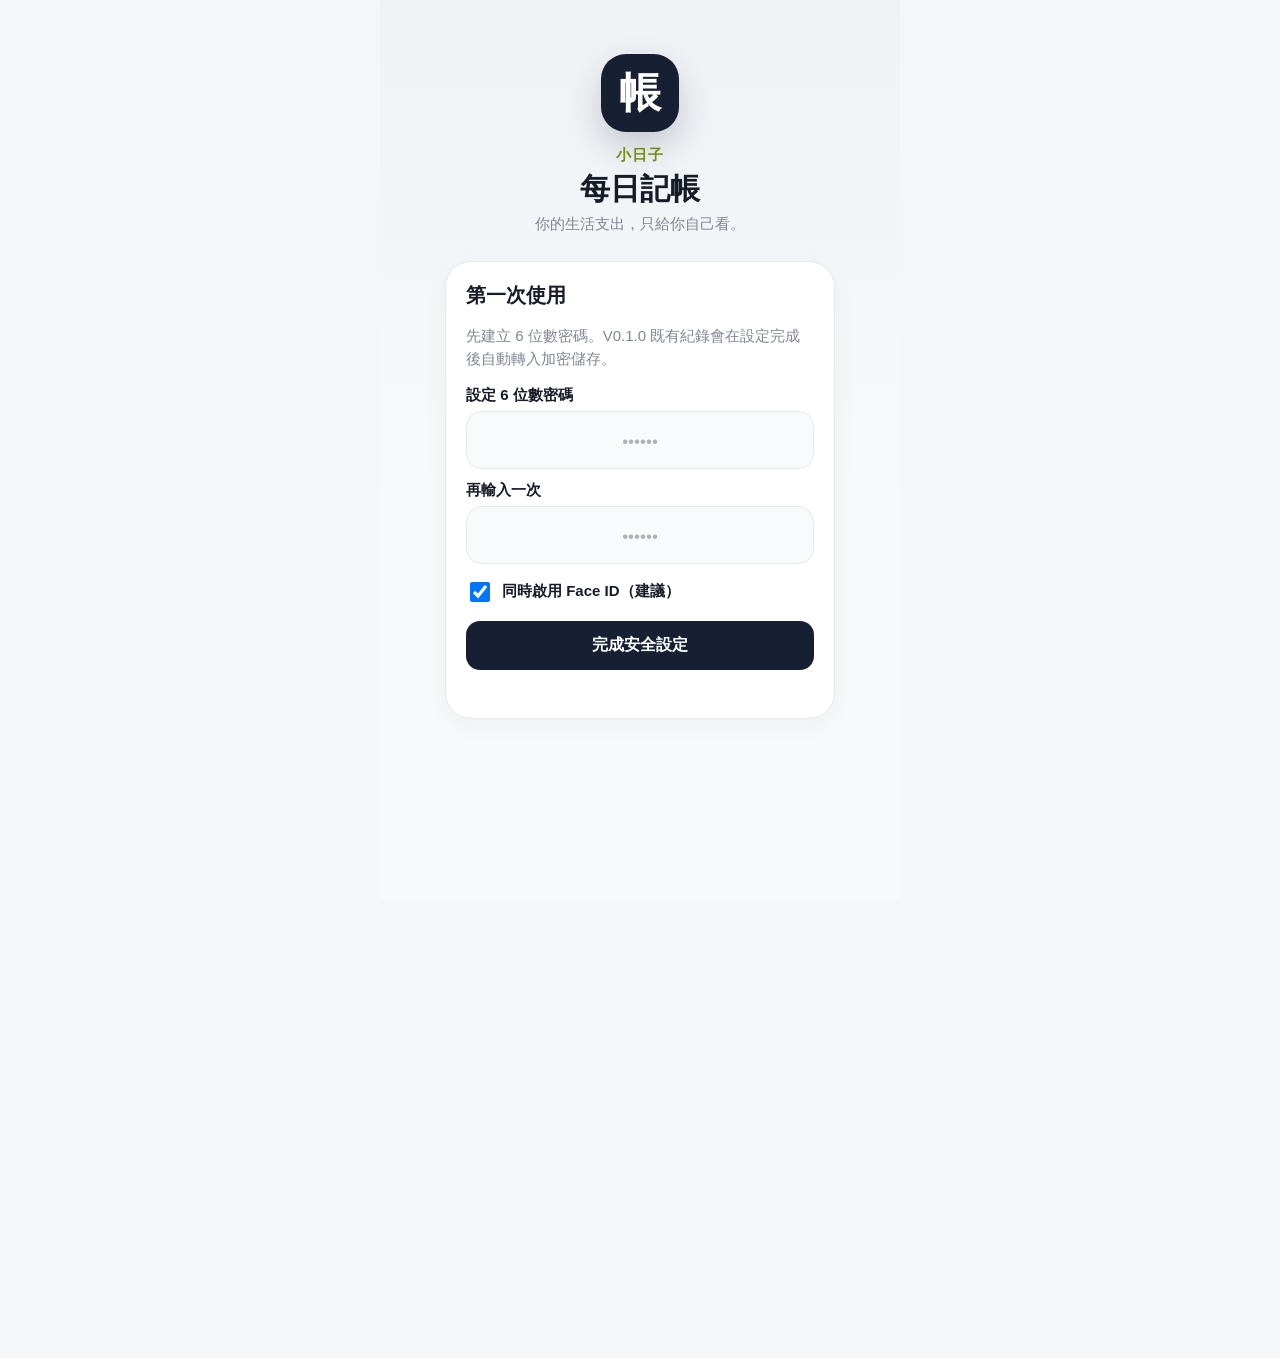
<file: index.html>
<!doctype html>
<html lang="zh-Hant">
<head>
  <meta charset="utf-8" />
  <meta name="viewport" content="width=device-width,initial-scale=1,viewport-fit=cover" />
  <meta name="theme-color" content="#5f7fbc" />
  <meta name="app-version" content="1.5.15" />
  <meta name="apple-mobile-web-app-capable" content="yes" />
  <meta name="apple-mobile-web-app-status-bar-style" content="default" />
  <meta name="apple-mobile-web-app-title" content="小日子記帳" />
  <link rel="apple-touch-icon" href="apple-touch-icon.png?v=1.5.15" />
  <link rel="manifest" href="manifest.json?v=1.5.15" />
  <link rel="stylesheet" href="styles.css?v=1.5.15" />
  <title>小日子記帳</title>
</head>
<body class="locked">
  <section id="lockScreen" class="lock-screen">
    <div class="lock-brand">
      <div class="lock-logo">帳</div>
      <div class="eyebrow">小日子</div>
      <h1>每日記帳</h1>
      <p>你的生活支出，只給你自己看。</p>
    </div>

    <div id="unlockPanel" class="lock-card unlock-card hidden">
      <div class="unlock-section face-section">
        <div class="unlock-section-label">建議方式</div>
        <button id="faceUnlockBtn" class="face-btn hidden">
          <span class="face-symbol">◉</span>
          <span><strong>使用 Face ID</strong><small>辨識成功後直接進入記帳</small></span>
        </button>
      </div>
      <div id="faceDivider" class="divider hidden"><span>或使用 App PIN</span></div>
      <div class="unlock-section pin-section">
        <label for="pinUnlockInput">6 位數 App PIN</label>
        <input id="pinUnlockInput" class="pin-input" type="password" inputmode="numeric" pattern="[0-9]*" maxlength="6" autocomplete="off" placeholder="輸入 6 位數 PIN" aria-describedby="pinUnlockHint" />
        <p id="pinUnlockHint" class="pin-hint">Face ID 無法使用時，再用 PIN 解鎖。</p>
        <button id="pinUnlockBtn" class="pin-unlock-btn full" disabled>用 PIN 解鎖</button>
      </div>
      <p id="unlockMessage" class="lock-message"></p>
    </div>

    <div id="setupPanel" class="lock-card hidden">
      <h2>第一次使用</h2>
      <p class="setup-note">先建立 6 位數密碼。V0.1.0 既有紀錄會在設定完成後自動轉入加密儲存。</p>
      <label for="setupPinInput">設定 6 位數密碼</label>
      <input id="setupPinInput" class="pin-input" type="password" inputmode="numeric" pattern="[0-9]*" maxlength="6" autocomplete="off" placeholder="••••••" />
      <label for="setupPinConfirmInput">再輸入一次</label>
      <input id="setupPinConfirmInput" class="pin-input" type="password" inputmode="numeric" pattern="[0-9]*" maxlength="6" autocomplete="off" placeholder="••••••" />
      <label class="check-row"><input id="setupFaceCheck" type="checkbox" checked /> <span>同時啟用 Face ID（建議）</span></label>
      <button id="finishSetupBtn" class="primary full">完成安全設定</button>
      <p id="setupMessage" class="lock-message"></p>
    </div>
  </section>

  <div id="app" aria-hidden="true">
    <section id="homeScreen" class="screen">
      <div class="home-sticky-shell">
        <header class="topbar">
          <div>
            <div class="eyebrow">小日子</div>
            <h1>每日記帳</h1>
            <p class="version-line">V1.5.15 · 個股股息分析版</p>
          </div>
          <button id="openSettingsBtn" class="icon-btn" aria-label="設定">⚙️</button>
        </header>
        <div class="sticky-month-wrap">
          <section class="month-switch card-inline">
            <button id="prevMonthBtn" class="round-btn" aria-label="上個月">‹</button>
            <button id="monthLabelBtn" class="month-label">2026 年 9 月</button>
            <button id="nextMonthBtn" class="round-btn" aria-label="下個月">›</button>
          </section>
        </div>
      </div>

      <main class="content home-content">
        <section class="section-card calendar-card">
          <div class="section-head"><div><h2>每日金流</h2><p>色點：支出、收入、投資；未來週期會標示預定</p></div></div>
          <div class="calendar-legend"><span><i class="expense"></i>支出</span><span><i class="income"></i>收入</span><span><i class="investment"></i>投資</span><span><i class="planned"></i>預定</span></div>
          <div class="weekday-row"><span>日</span><span>一</span><span>二</span><span>三</span><span>四</span><span>五</span><span>六</span></div>
          <div id="calendarGrid" class="calendar-grid"></div>
        </section>

        <section class="section-card day-detail-card">
          <div class="section-head"><div><h2 id="dayListTitle">今天</h2><p id="dayListSub">當日收支明細</p></div><button id="addFromDayBtn" class="text-btn strong">＋ 新增</button></div>
          <div id="dayList" class="transaction-list"></div>
          <div id="dayEmpty" class="empty-mini hidden">這天還沒有紀錄。</div>
        </section>

        <section class="finance-hero">
          <div class="finance-hero-top">
            <div>
              <span class="finance-hero-label">本月生活淨流入</span>
              <strong id="homeNetHero">$0</strong>
              <p id="homeNetHeroMeta">收入－支出</p>
            </div>
            <div class="finance-hero-badge" id="homeMonthPulse">本月</div>
          </div>
          <div id="homeSparkBars" class="mini-spark-bars" aria-label="近期每日支出趨勢"></div>
          <div class="finance-hero-chips">
            <span id="heroExpenseRatio">支出率 --</span>
            <span id="heroInvestmentRatio">投資 --</span>
            <span id="heroMonthChange">較上月 --</span>
          </div>
        </section>

        <section class="summary-grid home-summary-grid">
          <button id="monthExpenseCard" class="summary-card summary-action expense-card active" data-insight="expense"><span>本月支出</span><strong id="monthExpense">$0</strong><small>點一下看花費比重</small></button>
          <button id="monthIncomeCard" class="summary-card summary-action income-card" data-insight="income"><span>本月收入</span><strong id="monthIncome">$0</strong><small>點一下看收入來源</small></button>
          <button id="monthBalanceCard" class="summary-card summary-action balance-card" data-insight="balance"><span>生活收支</span><strong id="monthBalance">$0</strong><small>點一下看本月淨流入</small></button>
          <button id="monthInvestmentCard" class="summary-card summary-action investment-card" data-insight="investment"><span>本月投資淨投入</span><strong id="monthInvestment">$0</strong><small id="monthInvestmentMeta">買進 $0 · 賣出 $0</small></button>
        </section>

        <section id="homeReminderPanel" class="reminder-panel hidden">
          <div class="reminder-head"><div><span class="reminder-kicker">提醒</span><strong id="homeReminderTitle">本月有事情要處理</strong></div><span id="homeReminderCount" class="reminder-count">0</span></div>
          <div id="homeReminderList" class="reminder-list"></div>
        </section>

        <section id="homeInsightPanel" class="section-card insight-panel">
          <div class="section-head"><div><h2 id="homeInsightTitle">本月支出去向</h2><p id="homeInsightSub">點上方卡片切換支出／收入／生活收支／投資</p></div><button id="goAnalysisBtn" class="text-btn strong">完整分析</button></div>
          <div id="homeHeroStats" class="hero-stat-grid"></div>
          <div id="homeQuickCards" class="quick-cards-scroll"></div>
          <div id="homeInsightBars" class="analysis-bars"></div>
          <div id="homeInsightEmpty" class="empty-mini hidden">這個月還沒有資料。</div>
        </section>

        <section class="section-card quick-entry-panel">
          <div class="section-head"><div><h2>快速記一筆</h2><p>常用項目一按就帶入，通常只要補金額</p></div><button id="manageQuickTemplatesHomeBtn" class="text-btn strong">管理</button></div>
          <div id="quickTemplateStrip" class="quick-template-strip"></div>
          <div id="quickTemplateEmpty" class="empty-mini hidden">還沒有快速模板，可到設定新增。</div>
        </section>

      </main>

      <button id="voiceFab" class="voice-fab" aria-label="展開語音記帳" aria-expanded="false"><span class="voice-icon">🎙️</span><span class="voice-label">說一句</span></button>

      <nav class="bottom-nav">
        <button class="nav-item active" data-page="home"><span>◫</span><b>明細</b></button>
        <button class="nav-item" data-page="analysis"><span>◔</span><b>分析</b></button>
        <button id="manualAddNav" class="nav-item add-nav"><span>＋</span><b>記一筆</b></button>
        <button class="nav-item" data-page="investment"><span>↗</span><b>投資</b></button>
      </nav>
    </section>

    <section id="budgetScreen" class="screen hidden">
      <header class="subbar"><button class="back-btn" data-back-home>‹</button><div><h1>預算</h1><p>控制真正想控制的支出</p></div><span class="subbar-spacer"></span></header>
      <main class="content sub-content">
        <section class="section-card budget-hero">
          <div class="section-head"><div><h2>本月支出預算</h2><p id="budgetMonthLabel"></p></div><button id="editBudgetBtn" class="text-btn strong">設定</button></div>
          <div class="budget-number-row"><div><span>預算</span><strong id="totalBudgetValue">未設定</strong></div><div><span>已花</span><strong id="budgetSpentValue">$0</strong></div><div><span>剩餘</span><strong id="budgetRemainValue">--</strong></div></div>
          <div class="progress-track"><div id="totalBudgetProgress" class="progress-fill"></div></div>
        </section>
        <section class="section-card"><div class="section-head"><div><h2>用途預算</h2><p>投資不納入預算，點任一列可查看明細</p></div></div><div id="budgetCategoryList" class="budget-list"></div></section>
      </main>
      <nav class="bottom-nav"><button class="nav-item" data-page="home"><span>◫</span><b>明細</b></button><button class="nav-item" data-page="analysis"><span>◔</span><b>分析</b></button><button class="nav-item add-nav manual-add-clone"><span>＋</span><b>記一筆</b></button><button class="nav-item" data-page="investment"><span>↗</span><b>投資</b></button></nav>
    </section>

    <section id="analysisScreen" class="screen hidden">
      <header class="subbar"><button class="back-btn" data-back-home>‹</button><div><h1>收支分析</h1><p>全年總覽，也能切換單月</p></div><span class="subbar-spacer"></span></header>
      <main class="content sub-content">
        <section id="analysisPeriodCard" class="analysis-period-card section-card">
          <div class="analysis-year-switch"><button id="analysisPrevYearBtn" class="round-btn">‹</button><strong id="analysisYearLabel">2026 年</strong><button id="analysisNextYearBtn" class="round-btn">›</button></div>
          <div class="analysis-mode-toggle"><button id="analysisYearModeBtn" class="active">全年</button><button id="analysisMonthModeBtn">單月</button></div>
          <select id="analysisMonthSelect" class="analysis-month-select hidden"></select>
        </section>
        <section class="summary-grid analysis-summary-grid">
          <div class="summary-card income-card"><span id="analysisIncomeLabel">全年收入</span><strong id="analysisTotalIncome">$0</strong></div>
          <div class="summary-card expense-card"><span id="analysisExpenseLabel">全年支出</span><strong id="analysisTotalExpense">$0</strong></div>
          <div class="summary-card balance-card"><span>收支差額</span><strong id="analysisNetBalance">$0</strong></div>
          <div class="summary-card investment-card"><span id="analysisInvestmentLabel">投資淨投入</span><strong id="analysisTotalInvestment">$0</strong><small id="analysisInvestmentMeta">買進 $0 · 賣出 $0</small></div>
        </section>
        <section class="section-card analysis-visual-card">
          <div class="section-head"><div><h2>支出結構</h2><p>用圓環一眼看出主要花費</p></div></div>
          <div class="donut-layout">
            <div id="analysisDonut" class="analysis-donut"><div class="donut-center"><span>支出</span><strong id="analysisDonutTotal">$0</strong></div></div>
            <div id="analysisDonutLegend" class="donut-legend"></div>
          </div>
        </section>
        <section class="section-card"><div class="section-head"><div><h2>收入種類排名</h2><p id="incomeRankingSub">看看錢從哪裡進來</p></div></div><p id="realizedIncomeSummary" class="setting-note"></p><div id="incomeRanking" class="analysis-bars"></div><div id="incomeRankingEmpty" class="empty-mini hidden">這個期間還沒有收入。</div></section>
        <section class="section-card"><div class="section-head"><div><h2>支出種類排名</h2><p>最重要：錢花去哪裡</p></div></div><div id="expenseRanking" class="analysis-bars"></div><div id="expenseRankingEmpty" class="empty-mini hidden">這個期間還沒有支出。</div></section>
        <section class="section-card"><div class="section-head"><div><h2>投資買進排行</h2><p>顯示買進金額；上方淨投入已扣除賣出實收</p></div></div><div id="investmentRanking" class="analysis-bars"></div><div id="investmentRankingEmpty" class="empty-mini hidden">這個期間還沒有投資。</div></section>
        <section class="section-card"><div class="section-head"><div><h2 id="analysisTrendTitle">全年月度趨勢</h2><p id="analysisTrendSub">收入與支出逐月比較</p></div></div><div id="analysisTrend" class="dual-trend"></div></section>
        <section class="section-card"><div class="section-head"><div><h2>期間比較</h2><p>快速看出這段時間有沒有異常</p></div></div><div id="analysisComparison" class="comparison-list"></div></section>
        <section class="section-card"><div class="section-head"><div><h2>付款方式</h2><p>只做次要參考：現金 / 信用卡</p></div></div><div class="metric-grid two"><div><span>現金</span><strong id="cashAmount">$0</strong></div><div><span>信用卡</span><strong id="cardAmount">$0</strong></div></div></section>
        <section class="section-card"><div class="section-head"><div><h2>重點追蹤：上班餐飲</h2><p>保留你想控制的午餐費，但不再主導整個分析頁</p></div></div><div class="metric-grid"><div><span>金額</span><strong id="analysisWorkMealAmount">$0</strong></div><div><span>筆數</span><strong id="analysisWorkMealCount">0</strong></div><div><span>平均／期間天數</span><strong id="analysisWorkMealAvg">$0</strong></div></div></section>
      </main>
      <nav class="bottom-nav"><button class="nav-item" data-page="home"><span>◫</span><b>明細</b></button><button class="nav-item active" data-page="analysis"><span>◔</span><b>分析</b></button><button class="nav-item add-nav manual-add-clone"><span>＋</span><b>記一筆</b></button><button class="nav-item" data-page="investment"><span>↗</span><b>投資</b></button></nav>
    </section>


    <section id="investmentScreen" class="screen hidden">
      <header class="subbar investment-subbar"><button class="back-btn" data-back-home>‹</button><div><div class="eyebrow">INVEST</div><h1>投資帳本</h1><p>用圖表看懂資產、報酬與持股配置</p></div><button id="addInvestmentTxnBtn" class="icon-btn" aria-label="新增投資紀錄">＋</button></header>
      <nav class="investment-main-tabs" aria-label="投資頁籤"><button type="button" class="active" data-investment-main-tab="overview">總覽</button><button type="button" data-investment-main-tab="holdings">持股</button><button type="button" data-investment-main-tab="activity">交易</button></nav>
      <main class="content sub-content investment-page investment-dashboard-v147">
        <section class="investment-hero-card investment-hero-v141">
          <div class="investment-hero-top"><div><span class="investment-kicker">目前市值</span><strong id="invMarketValue">****</strong><small id="investmentQuoteBasis">依最近收盤價估值</small></div><button id="toggleInvestmentVisibilityBtn" class="investment-visibility-btn" type="button" aria-label="顯示投資金額" aria-pressed="false"></button></div>
          <div class="investment-hero-bottom">
            <button id="openInvestmentReturnDetailBtn" class="investment-return-pill investment-return-pill-button" type="button"><span>今年投資報酬率</span><strong id="invTotalReturn">--</strong><small id="invTotalProfit">XIRR · 點一下看計算</small></button>
            <div class="investment-hero-mini"><span>目前持有成本</span><strong id="invCost">****</strong></div>
          </div>
        </section>

        <section class="investment-metric-grid investment-metric-grid-v141 investment-metric-grid-v147">
          <div class="investment-metric-card"><span class="investment-metric-icon">↗</span><div><span>目前未實現損益</span><strong id="invUnrealizedTotal">****</strong></div></div>
          <button id="openInvestmentIncomeAnalysisBtn" class="investment-metric-card investment-click-card" type="button"><span class="investment-metric-icon">$</span><div><span>今年股息＋分紅</span><strong id="invDividendTotal">****</strong></div><span class="metric-chevron">›</span></button>
          <button id="openInvestmentRealizedBtn" class="investment-metric-card investment-click-card" type="button"><span class="investment-metric-icon">✓</span><div><span>今年已實現損益</span><strong id="invRealizedTotal">****</strong><small>點一下查看每一筆賣出</small></div><span class="metric-chevron">›</span></button>
          <button id="refreshTodayInvestmentPriceBtn" class="investment-metric-card investment-price-card" type="button"><span class="investment-metric-icon">↻</span><div><span>行情更新</span><strong id="investmentIntradayValue">更新股價</strong><small id="investmentIntradayBasis"></small></div><span class="metric-chevron">›</span></button>
        </section>

        <div class="investment-quick-actions investment-quick-actions-v147"><button id="updateInvestmentPriceBtn" type="button">◎ 手動價格</button><button id="investmentIncomeAnalysisShortcutBtn" type="button">▥ 收益分析</button></div>
        <div id="investmentHealthNotice" class="investment-health-notice hidden"><span>⚠️</span><div><strong>有 <b id="investmentHealthIssueCount">0</b> 筆歷史交易需要確認</strong><p id="investmentHealthIssueText"></p></div></div>
        <div id="investmentSyncNotice" class="investment-sync-notice investment-sync-notice-clickable hidden" role="button" tabindex="0" aria-label="查看待補投資資料"><span>🔗</span><div><strong>有 <b id="investmentSyncPendingCount">0</b> 筆記帳投入待補成交資訊</strong><p>點一下直接補股數與成交價；完成後會自動更新持股與 XIRR。</p></div><em id="investmentSyncPendingAmount">$0</em><i class="investment-sync-chevron">›</i></div>

        <section id="investmentAllocationCard" class="section-card investment-allocation-card investment-click-section" role="button" tabindex="0" aria-label="查看持股總覽">
          <div class="section-head"><div><h2>持倉組成</h2><p>依目前市值看每檔持股的資產占比</p></div><div class="investment-allocation-meta"><strong id="investmentPositionCount">0</strong><span>檔持股</span><em class="section-chevron">›</em></div></div>
          <div id="investmentAllocationStack" class="investment-allocation-stack" aria-label="持倉比例條"></div>
          <div id="investmentAllocationLegend" class="investment-allocation-legend investment-allocation-legend-bars"></div>
          <div id="investmentAllocationEmpty" class="investment-empty-visual">
            <div class="investment-empty-icon">◔</div><strong>還沒有持股組成</strong><span>建立初始持股或買進後，這裡會自動顯示市值比例。</span>
          </div>
        </section>

        <section class="section-card investment-net-flow-card">
          <div class="section-head investment-section-head-with-toggle"><div><h2>投資淨投入</h2><p>買進實付 − 賣出實收；不含股息</p></div><div class="investment-period-toggle" data-investment-toggle="net"><button type="button" class="active" data-period="month">月</button><button type="button" data-period="quarter">季</button><button type="button" data-period="year">年</button></div></div>
          <div class="investment-net-flow-summary"><div><span id="investmentNetFlowPeriodLabel">本月淨投入</span><strong id="investmentNetFlowAmount">****</strong></div><small id="investmentNetFlowMeta">買進 $0 · 賣出 $0</small></div>
          <div id="investmentNetFlowChart" class="investment-net-flow-chart"></div>
        </section>

        <section class="section-card investment-dividend-calendar-card">
          <div class="section-head"><div><h2>股息收入</h2><p id="investmentDividendSyncStatus">自動同步官方除息與發放日；實際入帳仍由你確認</p></div><button id="refreshDividendCalendarBtn" class="text-btn strong" type="button">更新</button></div>
          <div class="investment-dividend-year-row"><button id="investmentDividendPrevYearBtn" type="button" aria-label="上一年">‹</button><strong id="investmentDividendYearLabel">2026 年</strong><button id="investmentDividendNextYearBtn" type="button" aria-label="下一年">›</button></div>
          <div class="investment-dividend-summary"><div class="wide"><span>全年已知股息</span><strong id="investmentDividendYearTotal">****</strong></div><div><span>已入帳</span><strong id="investmentDividendPaidTotal">****</strong></div><div><span>待入帳</span><strong id="investmentDividendPendingTotal">****</strong></div></div>
          <div id="investmentDividendMonthPicker" class="investment-dividend-month-picker" aria-label="選擇月份"></div>
          <div class="investment-dividend-month-head"><div><h3 id="investmentDividendMonthTitle">本月股息</h3><p id="investmentDividendMonthMeta">0 筆</p></div><div><span>已入帳 <b id="investmentDividendMonthPaid">$0</b></span><span>待入帳 <b id="investmentDividendMonthPending">$0</b></span></div></div>
          <div id="investmentDividendEvents" class="investment-dividend-list"></div>
          <div id="investmentDividendEmpty" class="empty-mini">這個月目前沒有股息事件。</div>
        </section>

        <section class="section-card investment-return-overview-card">
          <div class="section-head"><div><h2>年度投報率</h2><p>XIRR 考慮每筆資金進出日期；點年度可查看完整計算</p></div></div>
          <div id="investmentReturnChartHome" class="investment-return-chart-home"></div>
          <div id="investmentReturnChartEmpty" class="empty-mini">尚無足夠資料計算年度投報率。</div>
        </section>

        <section class="section-card investment-asset-growth-card">
          <div class="section-head"><div><h2>今年資產成長</h2><p>資產成長包含持續投入；「投資創造增值」會把買進、賣出與股息分開</p></div></div>
          <div id="investmentAssetGrowthStatus" class="investment-asset-growth-status hidden"></div>
          <div class="investment-asset-growth-visual">
            <div class="investment-asset-growth-row"><div><span>年初投資資產</span><strong id="investmentOpeningAssets">****</strong></div><div class="investment-asset-growth-track"><i id="investmentOpeningAssetsBar"></i></div></div>
            <div class="investment-asset-growth-row current"><div><span>目前投資資產</span><strong id="investmentClosingAssets">****</strong></div><div class="investment-asset-growth-track"><i id="investmentClosingAssetsBar"></i></div></div>
          </div>
          <div class="investment-asset-growth-grid">
            <div><span>資產增加</span><strong id="investmentAssetChange">****</strong><small id="investmentAssetGrowthRate">--</small></div>
            <div><span>今年投入</span><strong id="investmentAssetBuys">****</strong></div>
            <div><span>今年賣出回收</span><strong id="investmentAssetSells">****</strong></div>
            <div><span>今年投資股息</span><strong id="investmentAssetDividends">****</strong></div>
            <div class="wide"><span>投資創造增值（排除投入／回收後，含股息）</span><strong id="investmentCreatedGain">****</strong></div>
          </div>
        </section>


      </main>
      <nav class="bottom-nav"><button class="nav-item" data-page="home"><span>◫</span><b>明細</b></button><button class="nav-item" data-page="analysis"><span>◔</span><b>分析</b></button><button class="nav-item add-nav manual-add-clone"><span>＋</span><b>記一筆</b></button><button class="nav-item active" data-page="investment"><span>↗</span><b>投資</b></button></nav>
    </section>

    <section id="investmentHoldingsScreen" class="screen hidden investment-subscreen">
      <header class="subbar"><button id="closeInvestmentHoldingsBtn" class="back-btn">‹</button><div><div class="eyebrow">PORTFOLIO</div><h1>持股總覽</h1><p>用大卡片看股數、配置與損益</p></div><button id="investmentAddHoldingBtn" class="icon-btn" aria-label="新增持股">＋</button></header>
      <nav class="investment-main-tabs investment-main-tabs-sub" aria-label="投資頁籤"><button type="button" data-investment-main-tab="overview">總覽</button><button type="button" class="active" data-investment-main-tab="holdings">持股</button><button type="button" data-investment-main-tab="activity">交易</button></nav>
      <main class="content sub-content investment-subpage-content">
        <section class="section-card investment-holdings-summary-card"><div><span>持股檔數</span><strong id="investmentHoldingsCount">0</strong></div><div><span>目前市值</span><strong id="investmentHoldingsMarketValue">****</strong></div></section>
        <div id="investmentHoldingsCards" class="investment-holdings-cards"></div><div id="investmentHoldingsCardsEmpty" class="investment-empty-visual"><div class="investment-empty-icon">◔</div><strong>還沒有持股</strong><span>新增初始持股或買進後，就會顯示在這裡。</span></div>
        <button id="addDividendEventBtn" class="secondary full investment-sub-action" type="button">新增配息提醒</button>
      </main>
    </section>

    <section id="investmentIncomeAnalysisScreen" class="screen hidden investment-subscreen">
      <header class="subbar"><button id="closeInvestmentIncomeAnalysisBtn" class="back-btn">‹</button><div><div class="eyebrow">INCOME</div><h1>收益分析</h1><p>比較股息、老婆分紅與各期間合計</p></div><button id="addAnnualSummaryBtn" class="icon-btn" aria-label="編輯年度資料">＋</button></header>
      <main class="content sub-content investment-subpage-content">
        <section class="section-card investment-period-card">
          <div class="section-head"><div><h2>選擇期間</h2><p>可查整年、跨年度或指定月份</p></div></div>
          <div class="investment-period-inputs"><label>開始月份<input id="investmentIncomeStartMonth" type="month" /></label><span>→</span><label>結束月份<input id="investmentIncomeEndMonth" type="month" /></label></div>
          <button id="applyInvestmentIncomeRangeBtn" class="primary full" type="button">查詢這段期間</button>
          <div id="investmentIncomeRangeWarning" class="field-hint investment-range-warning hidden"></div>
        </section>
        <section class="investment-income-summary-grid">
          <div><span>股息收入</span><strong id="investmentPeriodDividend">****</strong></div><div><span>老婆分紅</span><strong id="investmentPeriodSpouse">****</strong></div><div><span>合計</span><strong id="investmentPeriodTotal">****</strong></div>
        </section>
        <section class="section-card"><div class="section-head"><div><h2>每檔持股領息</h2><p>本期、今年與累計已領；點各檔查看入帳明細</p></div></div><div id="investmentDividendBySecurity" class="dividend-security-list"></div></section>
        <section class="section-card"><div class="section-head"><div><h2>各年份收入比較</h2><p>股息、老婆分紅與總收入放在一起比較</p></div></div><div id="investmentIncomeAnnualChart" class="investment-income-annual-chart"></div><div id="investmentIncomeAnnualEmpty" class="empty-mini">尚無年度收入資料。</div></section>
        <section class="section-card"><div class="section-head"><div><h2>年度資料</h2><p>只有年度摘要的年份，可在這裡維護</p></div></div><div id="investmentAnnualSummaryList" class="annual-summary-list"></div><div id="investmentAnnualSummaryEmpty" class="empty-mini">尚未建立年度摘要。</div></section>
      </main>
    </section>

    <section id="investmentActivityScreen" class="screen hidden investment-subscreen">
      <header class="subbar"><button id="closeInvestmentActivityBtn" class="back-btn">‹</button><div><div class="eyebrow">ACTIVITY</div><h1>交易紀錄</h1><p>查看買進、賣出、股息與淨投入</p></div></header>
      <nav class="investment-main-tabs investment-main-tabs-sub" aria-label="投資頁籤"><button type="button" data-investment-main-tab="overview">總覽</button><button type="button" data-investment-main-tab="holdings">持股</button><button type="button" class="active" data-investment-main-tab="activity">交易</button></nav>
      <main class="content sub-content investment-subpage-content">
        <section class="section-card investment-activity-filter"><div class="section-head"><div><h2>年度</h2><p>切換年份查看投入與交易</p></div><select id="investmentActivityYearInput"></select></div></section>
        <section class="investment-income-summary-grid investment-activity-summary-grid"><div><span>淨投入</span><strong id="investmentActivityTotal">****</strong></div><div><span>買進</span><strong id="investmentActivityCount">****</strong></div><div><span>賣出</span><strong id="investmentActivitySymbols">****</strong></div></section>
        <section class="section-card"><div class="section-head"><div><h2>交易明細</h2><p>買進、賣出、股息與投入紀錄</p></div></div><div id="investmentActivityList" class="investment-ledger-list"></div><div id="investmentActivityEmpty" class="empty-mini">這一年尚無交易紀錄。</div></section>
      </main>
    </section>

    <section id="editorScreen" class="sheet hidden" aria-modal="true">
      <div class="sheet-card editor-card">
        <div class="sheet-head"><button id="cancelEditBtn" class="text-btn">取消</button><h2 id="editorTitle">記一筆</h2><button id="saveTxnBtn" class="text-btn strong">儲存</button></div>
        <div id="voiceResultCard" class="voice-result hidden"><div class="voice-result-label">🎙️ 語音草稿</div><div id="voiceTranscript"></div><p>只有你按「儲存」後才會真正入帳。</p></div>
        <div id="editorDateContext" class="date-context">記錄日期：--</div>
        <div class="type-toggle three"><button id="expenseTypeBtn" class="active">支出</button><button id="incomeTypeBtn">收入</button><button id="investmentTypeBtn">投資</button></div>
        <div class="amount-entry calculator-entry"><span>$</span><input id="amountInput" type="text" inputmode="none" readonly placeholder="0" aria-label="金額，點一下開啟計算機" /><button id="amountCalcBtn" type="button" class="amount-calc-btn" aria-label="開啟計算機">⌨︎</button></div>
        <div id="amountCalcHint" class="amount-calc-hint hidden"></div>
        <div class="form compact-form">
          <label>日期</label><input id="dateInput" type="date" />
          <div id="editorRecurringWrap">
            <label class="check-row recurrence-main-toggle"><input id="editorRecurringInput" type="checkbox" /><span>設為週期性紀錄</span></label>
            <div id="editorRecurringFields" class="recurring-inline-card hidden">
              <label>週期</label><select id="editorRecurringFrequency"><option value="weekly">每週</option><option value="monthly" selected>每月</option><option value="bimonthly">每兩個月</option><option value="yearly">每年</option></select>
              <div id="editorRecurringMonthlyDaysFields">
                <label>每月日期（可多個）</label>
                <div class="monthly-day-entry"><input id="editorRecurringMonthlyDayInput" type="number" inputmode="numeric" min="1" max="31" placeholder="例如：16" /><button id="editorAddMonthlyDayBtn" type="button" class="secondary inline-add-btn">＋加入</button></div>
                <div id="editorRecurringMonthlyDayChips" class="day-chip-list" aria-live="polite"></div>
                <p class="field-hint">一次加入一個日期；例如加入 1 日與 16 日，就會每月各建立一次。</p>
              </div>
              <label>結束日期（選填）</label><input id="editorRecurringEndDate" type="date" />
              <label class="check-row"><input id="editorPendingAmountInput" type="checkbox" /><span>每期金額不固定，到期時再填金額</span></label>
              <p id="editorRecurringHint" class="field-hint">上方日期就是週期開始日。</p>
            </div>
          </div>
          <label>內容</label><input id="titleInput" type="text" placeholder="例如：午餐便當、鼎泰豐、0050" autocomplete="off" />
          <div id="expenseFields">
            <div class="label-row"><label>用途分類</label><button id="manageCategoriesInlineBtn" type="button" class="tiny-link">管理類別</button></div>
            <div id="categoryPicker" class="category-picker"></div>
            <label>細分類</label><button id="subcategoryPickerBtn" type="button" class="subcategory-picker-btn"><span id="subcategoryPickerValue">請選擇</span><b>⌄</b></button><select id="subcategoryInput" class="hidden-accessible" aria-hidden="true" tabindex="-1"></select>
            <label>付款方式</label><div class="payment-toggle"><button type="button" data-payment="card" class="active">💳 信用卡</button><button type="button" data-payment="cash">💵 現金</button></div>
          </div>
          <button type="button" id="manageIncomeCategoriesInlineBtn" class="text-btn">管理收入類別</button><div id="incomeFields" class="hidden"><label>收入分類</label><select id="incomeCategoryInput"><option>薪資</option><option>獎金</option><option>技師執業</option><option>股息</option><option>老婆分紅</option><option>退款</option><option>其他收入</option></select></div>
          <div id="investmentFields" class="hidden"><label>投資類型</label><select id="investmentCategoryInput"><option>股票／ETF</option><option>基金</option><option>債券</option><option>其他投資</option></select><label>投資標的代號</label><input id="bookkeepingInvestmentSymbolInput" type="text" maxlength="16" placeholder="例如：0050、00981A（內容有代號時會自動辨識）" autocapitalize="characters" /><p id="bookkeepingInvestmentMetaStatus" class="field-hint">輸入代號後會自動顯示中文名稱。</p><p class="field-hint">這筆會同步到「投資帳本」。一般記帳只有日期與投入金額，不會猜股數或成交價；之後可到投資頁補齊。</p></div>
          <details><summary>備註</summary><div class="details-body"><textarea id="noteInput" rows="3" placeholder="選填"></textarea></div></details>
        </div>
      </div>
    </section>

    <section id="calculatorScreen" class="sheet hidden" aria-modal="true">
      <div class="sheet-card calculator-sheet-card">
        <div class="sheet-head"><button id="closeCalculatorBtn" class="text-btn">取消</button><h2>金額計算機</h2><button id="applyCalculatorBtn" class="text-btn strong">完成</button></div>
        <div class="calculator-display">
          <div id="calcExpression" class="calc-expression">0</div>
          <div id="calcResult" class="calc-result">$0</div>
        </div>
        <div id="calculatorPad" class="calculator-pad">
          <button type="button" data-calc="clear" class="calc-soft">AC</button><button type="button" data-calc="back" class="calc-soft">⌫</button><button type="button" data-calc="÷" class="calc-op">÷</button><button type="button" data-calc="×" class="calc-op">×</button>
          <button type="button" data-calc="7">7</button><button type="button" data-calc="8">8</button><button type="button" data-calc="9">9</button><button type="button" data-calc="-" class="calc-op">−</button>
          <button type="button" data-calc="4">4</button><button type="button" data-calc="5">5</button><button type="button" data-calc="6">6</button><button type="button" data-calc="+" class="calc-op">＋</button>
          <button type="button" data-calc="1">1</button><button type="button" data-calc="2">2</button><button type="button" data-calc="3">3</button><button type="button" data-calc="equals" class="calc-equals">＝</button>
          <button type="button" data-calc="0" class="calc-zero">0</button><button type="button" data-calc=".">.</button>
        </div>
        <p class="privacy-note calculator-note">例如輸入 110 ＋ 30，完成後會把 $140 帶回這筆紀錄。</p>
      </div>
    </section>

    <section id="voiceDraftScreen" class="sheet hidden" aria-modal="true">
      <div class="sheet-card voice-draft-sheet">
        <div class="sheet-head"><button id="cancelVoiceDraftBtn" class="text-btn">取消</button><h2>語音草稿</h2><button id="saveVoiceDraftBtn" class="text-btn strong">全部儲存</button></div>
        <div class="voice-draft-summary"><span id="voiceDraftCount">0 筆</span><strong id="voiceDraftTotal">合計 $0</strong></div>
        <p class="sheet-note">同一用途會先自動合併；不同用途則分開記錄。確認後一次儲存。</p>
        <div id="voiceDraftList" class="voice-draft-list"></div>
      </div>
    </section>

    <section id="voiceDraftEditScreen" class="sheet hidden" aria-modal="true">
      <div class="sheet-card">
        <div class="sheet-head"><button id="cancelVoiceDraftEditBtn" class="text-btn">取消</button><h2>編輯語音草稿</h2><button id="saveVoiceDraftEditBtn" class="text-btn strong">完成</button></div>
        <div class="form compact-form">
          <label>內容</label><input id="voiceDraftEditTitle" type="text" />
          <label>金額</label><input id="voiceDraftEditAmount" type="number" inputmode="numeric" min="1" />
          <label>日期</label><input id="voiceDraftEditDate" type="date" />
          <div id="voiceDraftEditExpenseFields"><label>分類</label><select id="voiceDraftEditCategory"></select><label>細分類</label><select id="voiceDraftEditSubcategory"></select><label>付款方式</label><select id="voiceDraftEditPayment"><option value="card">信用卡</option><option value="cash">現金</option></select></div>
          <div id="voiceDraftEditIncomeFields" class="hidden"><label>收入分類</label><select id="voiceDraftEditIncomeCategory"><option>薪資</option><option>獎金</option><option>技師執業</option><option>股息</option><option>退款</option><option>其他收入</option></select></div>
          <div id="voiceDraftEditInvestmentFields" class="hidden"><label>投資類型</label><select id="voiceDraftEditInvestmentCategory"><option>股票／ETF</option><option>基金</option><option>債券</option><option>其他投資</option></select></div>
        </div>
      </div>
    </section>

    <section id="voiceSheet" class="sheet hidden" aria-modal="true">
      <div class="sheet-card voice-sheet-card">
        <div class="sheet-head"><button id="closeVoiceBtn" class="text-btn">取消</button><h2>語音記帳</h2><span></span></div>
        <div class="voice-center">
          <div id="voiceOrb" class="voice-orb">🎙️</div>
          <h3 id="voiceStatus">正在聽你說</h3>
          <p id="voiceHint">你可以慢慢說；在你按「完成」之前，不會新增任何紀錄。</p>
          <div id="voiceBaseDateText" class="voice-base-date">未指定日期時，會記在目前選取日期。</div>
          <div id="liveTranscript" class="live-transcript">尚未收到語音…</div>
          <textarea id="voiceFallbackInput" class="hidden" rows="5" placeholder="若瀏覽器不能直接收音，可點這裡後用 iPhone 鍵盤麥克風說完，再按完成。"></textarea>
          <button id="voiceRetryBtn" class="secondary full hidden">重新啟動語音（保留內容）</button><button id="voiceFallbackBtn" class="secondary full hidden">改用 iPhone 鍵盤麥克風</button>
          <button id="finishVoiceBtn" class="primary full">完成並產生草稿</button>
          <p class="privacy-note">完成後會先整理同類項目並產生草稿；不同用途會拆成多筆，確認後才入帳。</p>
        </div>
      </div>
    </section>

    <section id="txnMenuScreen" class="sheet hidden" aria-modal="true"><div class="sheet-card mini-sheet"><button id="editTxnBtn" class="secondary full">編輯這筆</button><button id="deleteTxnBtn" class="danger full">刪除這筆</button><button id="closeTxnMenuBtn" class="secondary full">取消</button></div></section>

    <section id="recurringEditScopeScreen" class="sheet hidden" aria-modal="true">
      <div class="sheet-card mini-sheet recurring-edit-scope-sheet">
        <h2>修改週期紀錄</h2>
        <p id="recurringEditScopeHint" class="sheet-note">要只修改這一筆，還是從這一筆開始套用到之後？</p>
        <button id="editOccurrenceOnlyBtn" class="secondary full">只修改這一筆</button>
        <button id="editRecurringFromBtn" class="primary full">從這一筆開始，修改之後所有週期</button>
        <button id="cancelRecurringEditScopeBtn" class="secondary full">取消</button>
      </div>
    </section>

    <section id="recurringDeleteScreen" class="sheet hidden" aria-modal="true">
      <div class="sheet-card mini-sheet recurring-delete-sheet">
        <h2>這是週期性紀錄</h2>
        <p id="recurringDeleteHint" class="sheet-note">要怎麼處理這一筆？之前已經發生的紀錄都會保留。</p>
        <button id="deleteOccurrenceBtn" class="secondary full">只刪除這一筆</button>
        <button id="stopRecurringFromBtn" class="danger full">從這一筆開始，取消之後所有週期</button>
        <button id="cancelRecurringDeleteBtn" class="secondary full">取消</button>
      </div>
    </section>

    <section id="budgetEditorScreen" class="sheet hidden" aria-modal="true"><div class="sheet-card"><div class="sheet-head"><button id="cancelBudgetBtn" class="text-btn">取消</button><h2>設定預算</h2><button id="saveBudgetBtn" class="text-btn strong">儲存</button></div><div id="budgetEditorList" class="form"></div></div></section>


    <section id="investmentPendingScreen" class="sheet hidden" aria-modal="true">
      <div class="sheet-card investment-pending-sheet">
        <div class="sheet-head"><button id="closeInvestmentPendingBtn" class="text-btn">完成</button><h2>待補投資資料</h2><span></span></div>
        <p class="sheet-note">點任一筆即可補成交股數與價格；補完後會直接轉成正式買進紀錄，不必再重複輸入日期與金額。</p>
        <div id="investmentPendingList" class="investment-pending-list"></div>
        <div id="investmentPendingEmpty" class="empty-mini hidden">目前沒有待補資料。</div>
      </div>
    </section>

    <section id="investmentTxnEditorScreen" class="sheet hidden" aria-modal="true">
      <div class="sheet-card"><div class="sheet-head"><button id="cancelInvestmentTxnBtn" class="text-btn">取消</button><h2 id="investmentTxnEditorTitle">新增投資紀錄</h2><button id="saveInvestmentTxnBtn" class="text-btn strong">儲存</button></div>
        <div class="form compact-form">
          <label>紀錄類型</label><select id="investmentTxnKindInput"><option value="initial">初始持股</option><option value="buy" selected>買進</option><option value="sell">賣出</option><option value="dividend">股息</option><option value="contribution">投入金額（待補成交資訊）</option></select>
          <label>股票／ETF 代號</label><input id="investmentSymbolInput" type="text" maxlength="16" placeholder="例如：0050、00981A、6446" autocapitalize="characters" />
          <label>中文名稱（自動辨識）</label><input id="investmentNameInput" type="text" maxlength="40" placeholder="輸入代號後自動帶入" /><p id="investmentSecurityMetaStatus" class="field-hint">輸入代號後會自動帶入中文名稱與商品類型；圖表會使用較短的簡稱。</p>
          <div id="investmentQtyPriceFields"><div class="inline-fields"><div><label>股數</label><input id="investmentQuantityInput" type="number" inputmode="decimal" min="0" step="0.0001" placeholder="1000" /></div><div><label id="investmentTxnPriceLabel">成交價</label><input id="investmentTxnPriceInput" type="number" inputmode="decimal" min="0" step="0.01" placeholder="60.5" /></div></div></div>
          <div id="investmentFeeTaxFields"><div class="inline-fields"><div><label>手續費</label><input id="investmentFeeInput" type="number" inputmode="numeric" min="0" step="1" placeholder="自動" readonly /></div><div id="investmentTaxWrap"><label>交易稅</label><input id="investmentTaxInput" type="number" inputmode="numeric" min="0" step="1" placeholder="自動" readonly /></div></div><p id="investmentCostHint" class="field-hint">交易成本會依設定自動計算。</p><label class="check-row compact-check"><input id="investmentCostManualInput" type="checkbox" /><span>手動調整交易成本（通常不需要）</span></label></div>
          <div id="investmentDividendFields" class="hidden"><label>實收股息</label><input id="investmentDividendAmountInput" type="number" inputmode="numeric" min="0" step="1" placeholder="45380" /><p class="field-hint">輸入實際入帳金額；會同步到原本記帳的「收入 → 股息」。</p></div>
          <div id="investmentContributionFields" class="hidden"><label>投入金額</label><input id="investmentContributionAmountInput" type="number" inputmode="numeric" min="0" step="1" placeholder="20000" /><p class="field-hint">這是從一般記帳／定期定額同步來的金額。尚未有股數與成交價前，不會用它推算市值或報酬率。</p></div>
          <label>日期</label><input id="investmentTxnDateInput" type="date" />
          <label>備註（選填）</label><input id="investmentTxnNoteInput" type="text" maxlength="80" placeholder="例如：定期定額、除息入帳" />
          <p class="field-hint">若你已有持股但不想逐筆補過去交易，用「初始持股」輸入目前股數與平均成本即可。</p>
          <button id="deleteInvestmentTxnBtn" class="danger full hidden" type="button">刪除這筆紀錄</button>
        </div>
      </div>
    </section>

    <section id="dividendEventEditorScreen" class="sheet hidden" aria-modal="true">
      <div class="sheet-card"><div class="sheet-head"><button id="cancelDividendEventBtn" class="text-btn">取消</button><h2 id="dividendEventEditorTitle">新增股息事件</h2><button id="saveDividendEventBtn" class="text-btn strong">儲存</button></div>
        <div class="form compact-form">
          <label>股票／ETF 代號</label><input id="dividendSymbolInput" type="text" maxlength="16" placeholder="例如：00919" autocapitalize="characters" />
          <label>中文名稱</label><input id="dividendNameInput" type="text" maxlength="40" placeholder="自動辨識" /><p id="dividendMetaStatus" class="field-hint">輸入代號後會自動顯示名稱。</p>
          <div class="inline-fields"><div><label>除息日</label><input id="dividendExDateInput" type="date" /></div><div><label>每股股息</label><input id="dividendPerShareInput" type="number" inputmode="decimal" min="0" step="0.0001" placeholder="0.72" /></div></div>
          <label>預計入帳日</label><input id="dividendExpectedPayDateInput" type="date" />
          <div id="dividendDerivedPreview" class="dividend-derived-preview"><span>填入代號與除息日後，會依除息前一交易日的持股現算應領股數。</span></div>
          <div class="inline-fields"><div><label>實際入帳日（尚未收到可留空）</label><input id="dividendActualPayDateInput" type="date" /></div><div><label>實收金額</label><input id="dividendActualAmountInput" type="number" inputmode="numeric" min="0" step="1" placeholder="確認入帳時填" /></div></div>
          <label>備註（選填）</label><input id="dividendNoteInput" type="text" maxlength="80" placeholder="例如：Q3 配息" />
          <button id="deleteDividendEventBtn" class="danger full hidden">刪除股息事件</button>
        </div>
      </div>
    </section>

    <section id="annualSummaryEditorScreen" class="sheet hidden" aria-modal="true">
      <div class="sheet-card"><div class="sheet-head"><button id="cancelAnnualSummaryBtn" class="text-btn">取消</button><h2>年度收入摘要</h2><button id="saveAnnualSummaryBtn" class="text-btn strong">儲存</button></div>
        <div class="form compact-form">
          <label>年份</label><input id="annualSummaryYearInput" type="number" inputmode="numeric" min="1900" max="2200" step="1" />
          <label>股息收入</label><input id="annualSummaryDividendInput" type="number" inputmode="numeric" min="0" step="1" placeholder="0" />
          <label>老婆分紅</label><input id="annualSummarySpouseInput" type="number" inputmode="numeric" min="0" step="1" placeholder="0" />
          <p class="field-hint">年度摘要只進年度收入與歷年股息統計，不會建立 12/31 假交易，也不會拿來算 XIRR。</p>
          <label>備註（選填）</label><input id="annualSummaryNoteInput" type="text" maxlength="80" />
          <button id="deleteAnnualSummaryBtn" class="danger full hidden">刪除年度摘要</button>
        </div>
      </div>
    </section>

    <section id="investmentReturnDetailScreen" class="sheet hidden" aria-modal="true">
      <div class="sheet-card investment-return-detail-sheet">
        <div class="sheet-head"><button id="closeInvestmentReturnDetailBtn" class="text-btn">完成</button><h2 id="investmentReturnDetailTitle">年度 XIRR</h2><span></span></div>
        <div class="investment-xirr-explain"><strong>XIRR 是什麼？</strong><p>它是「考慮每一筆資金實際日期的年化報酬率」。期初持股用前一年底市值當作起點；買進是負現金流，賣出與投資股息是正現金流，最後再加上期末／目前持股市值。老婆分紅不會納入投資 XIRR。</p></div>
        <div id="investmentReturnDetailStatus" class="investment-return-detail-status hidden"></div>
        <div class="investment-return-detail-summary">
          <div><span>期初市值</span><strong id="investmentReturnOpening">****</strong></div>
          <div><span>期末／目前市值</span><strong id="investmentReturnClosing">****</strong></div>
          <div><span>XIRR</span><strong id="investmentReturnRate">--</strong></div>
          <div><span>資產總額成長</span><strong id="investmentReturnAssetGrowth">--</strong></div>
          <div><span>投資創造增值</span><strong id="investmentReturnCreatedGain">****</strong></div>
        </div>
        <div class="section-head detail-list-head"><div><h2>計算現金流</h2><p>你可以逐筆核對公式使用了哪些資料</p></div></div>
        <div id="investmentReturnCashFlows" class="investment-return-cashflows"></div>
        <button id="refreshInvestmentBoundaryPricesBtn" class="secondary full" type="button">重新取得年末收盤價</button>
      </div>
    </section>

    <section id="investmentSecurityDetailScreen" class="sheet hidden" aria-modal="true">
      <div class="sheet-card investment-security-detail">
        <div class="sheet-head"><button id="closeInvestmentDetailBtn" class="text-btn">完成</button><h2 id="investmentDetailTitle">持股詳情</h2><button id="investmentDetailAddDividendBtn" class="text-btn strong">＋股息</button></div>
        <div class="investment-security-hero">
          <div><span>總報酬</span><strong id="investmentDetailTotalProfit">****</strong><small id="investmentDetailTotalReturn">含息總報酬率 --</small></div>
          <div class="investment-security-hero-meta"><span id="investmentDetailHeroShares">0 股</span><span id="investmentDetailHeroAvg">均價 --</span></div>
        </div>
        <div class="investment-security-profit-grid">
          <div><span>未實現損益</span><strong id="investmentDetailUnrealized">****</strong></div>
          <button id="investmentDetailRealizedCard" type="button"><span>已實現損益</span><strong id="investmentDetailRealized">****</strong><small>查看 FIFO 明細 ›</small></button>
          <div><span>累積股息</span><strong id="investmentDetailAllDividend">****</strong></div>
        </div>
        <div class="investment-detail-tabs" role="tablist" aria-label="個股明細">
          <button type="button" class="active" data-investment-detail-tab="overview">總覽</button>
          <button type="button" data-investment-detail-tab="trades">交易</button>
          <button type="button" data-investment-detail-tab="dividends">股息</button>
          <button type="button" data-investment-detail-tab="realized">已實現</button>
        </div>
        <div id="investmentDetailTabOverview" class="investment-detail-tab-panel">
          <p id="investmentDetailName" class="sheet-note"></p>
          <div id="investmentDetailStats" class="hero-stat-grid detail-stat-grid investment-detail-stats"></div>
          <div class="investment-detail-quote"><div><span>正式估值</span><strong id="investmentDetailQuote">尚無收盤價</strong></div><div><span>資料來源</span><strong id="investmentDetailIntraday">每日收盤檔</strong></div><button id="investmentDetailManualQuoteBtn" class="secondary">價格</button></div>
        </div>
        <div id="investmentDetailTabTrades" class="investment-detail-tab-panel hidden">
          <div class="section-head detail-list-head"><div><h2>交易</h2><p>歷史買進、賣出與投入</p></div></div><div id="investmentDetailTrades"></div><div id="investmentDetailTradeEmpty" class="empty-mini">尚無交易紀錄。</div>
        </div>
        <div id="investmentDetailTabDividends" class="investment-detail-tab-panel hidden">
          <div class="section-head detail-list-head"><div><h2>股息</h2><p>除息與實際入帳紀錄</p></div></div><div id="investmentDetailDividends"></div><div id="investmentDetailDividendEmpty" class="empty-mini">尚無股息紀錄。</div>
        </div>
        <div id="investmentDetailTabRealized" class="investment-detail-tab-panel hidden">
          <div id="investmentDetailRealizedSummary" class="investment-realized-mini-summary"></div>
          <div class="section-head detail-list-head"><div><h2>已實現交易</h2><p>採 FIFO 先進先出；包含買賣手續費與證交稅</p></div></div>
          <div id="investmentDetailRealizedList" class="investment-realized-list"></div>
          <div id="investmentDetailRealizedEmpty" class="empty-mini">目前沒有賣出交易。</div>
        </div>
      </div>
    </section>

    <section id="investmentRealizedScreen" class="sheet hidden" aria-modal="true">
      <div class="sheet-card investment-realized-sheet">
        <div class="sheet-head"><button id="closeInvestmentRealizedBtn" class="text-btn">完成</button><h2>已實現損益</h2><span></span></div>
        <div class="investment-realized-filters">
          <select id="investmentRealizedYearInput" aria-label="年份"></select>
          <select id="investmentRealizedSymbolInput" aria-label="標的"><option value="">全部標的</option></select>
          <select id="investmentRealizedOutcomeInput" aria-label="結果"><option value="all">全部結果</option><option value="gain">只看獲利</option><option value="loss">只看虧損</option></select>
        </div>
        <div class="investment-realized-hero">
          <div><span id="investmentRealizedHeroLabel">2026 已實現損益</span><strong id="investmentRealizedHeroTotal">****</strong><small id="investmentRealizedHeroMeta">0 筆賣出</small></div>
          <div class="investment-realized-winrate"><span>勝率</span><strong id="investmentRealizedWinRate">--</strong></div>
        </div>
        <div id="investmentRealizedStats" class="investment-realized-stat-grid"></div>
        <div class="section-head detail-list-head"><div><h2>依標的彙整</h2><p>快速看哪一檔貢獻或拖累已實現損益</p></div></div>
        <div id="investmentRealizedBySymbol" class="investment-realized-symbol-list"></div>
        <div class="section-head detail-list-head"><div><h2>每筆賣出</h2><p>可展開查看 FIFO 對應買進批次</p></div></div>
        <div id="investmentRealizedList" class="investment-realized-list"></div>
        <div id="investmentRealizedEmpty" class="empty-mini">這個篩選條件下沒有賣出紀錄。</div>
      </div>
    </section>

    <section id="investmentMarketOverviewScreen" class="sheet hidden" aria-modal="true">
      <div class="sheet-card investment-market-overview-sheet">
        <div class="sheet-head"><button id="closeInvestmentMarketOverviewBtn" class="text-btn">完成</button><h2>行情總覽</h2><button id="refreshInvestmentMarketOverviewBtn" class="text-btn strong">同步</button></div>
        <p id="investmentMarketOverviewStatus" class="sheet-note">讀取中…</p>
        <div id="investmentMarketIndexGrid" class="market-index-grid"></div>
        <div class="section-head detail-list-head"><div><h2>我的持股收盤價</h2><p>直接核對系統抓到的代號、名稱、日期與價格</p></div></div>
        <div id="investmentMarketHoldingsList" class="market-holdings-list"></div>
        <p class="field-hint market-overview-note">紅色代表上漲、綠色代表下跌。資料來源為 GitHub Actions 每日盤後整理的 TWSE／TPEx 官方資料；尚未收盤時會顯示最近完整交易日。</p>
      </div>
    </section>

    <section id="investmentQuoteEditorScreen" class="sheet hidden" aria-modal="true">
      <div class="sheet-card"><div class="sheet-head"><button id="cancelInvestmentQuoteBtn" class="text-btn">取消</button><h2>更新投資市價</h2><button id="saveInvestmentQuoteBtn" class="text-btn strong">儲存</button></div>
        <div class="form compact-form">
          <label>股票／ETF 代號</label><input id="investmentQuoteSymbolInput" type="text" maxlength="16" placeholder="0050" autocapitalize="characters" />
          <label>名稱（選填）</label><input id="investmentQuoteNameInput" type="text" maxlength="30" placeholder="元大台灣50" />
          <label>價格</label><input id="investmentQuotePriceInput" type="number" inputmode="decimal" min="0" step="0.01" placeholder="60.5" />
          <label>價格日期</label><input id="investmentQuoteDateInput" type="date" />
          <p class="field-hint">可手動補登過去收盤價或年末價格。日常估值優先使用本機快取的正式收盤價；按「更新股價」時只讀取 GitHub Pages 每日收盤檔，不直接呼叫 TWSE／TPEx API。今天正式收盤一旦快取，就不會再次讀取該檔行情。</p>
        </div>
      </div>
    </section>


  <section id="subcategorySheet" class="sheet hidden" aria-modal="true" role="dialog">
    <div class="sheet-card compact-choice-sheet">
      <div class="sheet-head"><button id="closeSubcategorySheetBtn" class="text-btn">取消</button><h2 id="subcategorySheetTitle">選擇細分類</h2><span></span></div>
      <div id="subcategoryChoices" class="subcategory-choice-grid"></div>
    </div>
  </section>
    <section id="settingsScreen" class="sheet hidden" aria-modal="true">
      <div class="sheet-card settings-card-sheet">
        <div class="sheet-head"><button id="closeSettingsBtn" class="text-btn">完成</button><h2>設定</h2><span></span></div>
        <div class="settings-list">
          <div class="setting-card"><h3>🔐 隱私與安全</h3><p>離開 App 就立即上鎖；回來必須重新解鎖。</p><button id="manageSecurityBtn" class="secondary full">管理密碼與 Face ID</button></div>
          <div class="setting-card"><h3>💰 收入類別</h3><p>新增或修改收入分類名稱。</p><button id="manageIncomeCategoriesBtn" class="secondary full">管理收入類別</button></div><div class="setting-card"><h3>🗂️ 支出類別</h3><p>新增、修改、排序或隱藏自己的用途分類。</p><button id="manageCategoriesBtn" class="secondary full">管理類別</button></div>
          <div class="setting-card"><h3>◎ 預算管理</h3><p>設定本月總預算與各用途預算。預算移到這裡後，底部導覽更精簡。</p><button id="manageBudgetBtn" class="secondary full">開啟預算</button></div>
          <div class="setting-card"><h3>⚡ 快速輸入</h3><p>建立常用模板，例如午餐、停車、家庭餐飲或定期投資。</p><button id="manageQuickTemplatesBtn" class="secondary full">管理快速模板</button></div>
          <div class="setting-card"><h3>🔁 週期紀錄</h3><p>支援固定收入、固定支出與定期投資；現在也可從某一筆開始修改後續週期，過去紀錄不受影響。</p><div id="recurringCountText" class="status-pill">0 個啟用中</div><button id="manageRecurringBtn" class="secondary full">管理週期紀錄</button></div>
          <div class="setting-card"><h3>投資交易成本</h3><p>定期定額手續費：1 元／筆<br>一般買賣手續費：牌告 0.1425% × 2.8 折，最低 20 元<br>證交稅：賣出時依股票／ETF／債券 ETF 類型自動判斷</p></div>
          <div class="setting-card"><h3>版本</h3><p>目前版本 V1.5.15 · 資料結構 V13</p><div id="updateStatus" class="update-status">尚未檢查</div><button id="checkUpdateBtn" class="secondary full">檢查新版本</button><button id="updateNowBtn" class="primary full hidden">立即更新</button><button id="updateHomeBtn" class="secondary full update-home-btn">← 回到首頁</button></div>
          <div class="setting-card backup-card"><h3>🛟 備份與還原</h3><p>備份包含記帳、預算、自訂類別、快速模板、週期設定，以及股票買賣／股息／市價資料。更新前建議先備份。</p><div id="backupStatusText" class="backup-status">尚未建立備份</div><div class="action-list"><button id="exportBtn" class="secondary full">立即匯出 JSON 備份</button><button id="importBtn" class="secondary full">匯入備份還原</button><input id="importFileInput" type="file" accept="application/json" class="hidden" /></div></div>
          <div class="setting-card danger-card"><h3>清除資料</h3><p>清除記帳、預算、自訂類別、快速模板與投資帳本；安全設定保留。</p><button id="wipeBtn" class="danger full">清除所有記帳資料</button></div>
          <button id="settingsHomeBtn" class="settings-home-fixed">⌂ 回到首頁</button>
        </div>
      </div>
    </section>

    <section id="securityScreen" class="sheet hidden" aria-modal="true">
      <div class="sheet-card"><div class="sheet-head"><button id="closeSecurityBtn" class="text-btn">完成</button><h2>隱私與安全</h2><span></span></div>
        <div class="settings-list">
          <div class="setting-card"><h3>立即上鎖</h3><p>只要 App 進入背景、切換 App 或鎖定螢幕，就會立刻鎖定。</p><div class="status-pill">已強制啟用</div></div>
          <div class="setting-card"><h3>Face ID</h3><p id="faceStatusText">檢查中…</p><button id="toggleFaceBtn" class="secondary full">設定 Face ID</button></div>
          <div class="setting-card"><h3>6 位數密碼</h3><p>Face ID 無法使用時，可用密碼解鎖。</p><button id="changePinBtn" class="secondary full">變更密碼</button></div>
          <div class="setting-card"><h3>本機加密</h3><p>記帳資料以加密內容儲存在此網站的本機儲存空間；加密金鑰以不可匯出的 Web Crypto 金鑰保存在同來源 IndexedDB。</p></div>
        </div>
      </div>
    </section>



    <section id="recurringManagerScreen" class="sheet hidden" aria-modal="true">
      <div class="sheet-card">
        <div class="sheet-head"><button id="closeRecurringManagerBtn" class="text-btn">完成</button><h2>週期紀錄</h2><button id="addRecurringBtn" class="text-btn strong">＋新增</button></div>
        <p class="sheet-note">你也可以直接在日曆選日期 →「＋新增」→ 勾選「設為週期性」。到期日沒開 App 也沒關係，下次解鎖會自動補登；待填金額的紀錄不會先算入收支。</p>
        <div id="recurringManagerList" class="recurring-manager-list"></div>
        <div id="recurringEmpty" class="empty-mini">還沒有週期紀錄。</div>
      </div>
    </section>

    <section id="recurringEditorScreen" class="sheet hidden" aria-modal="true">
      <div class="sheet-card">
        <div class="sheet-head"><button id="cancelRecurringEditBtn" class="text-btn">取消</button><h2 id="recurringEditorTitle">新增週期紀錄</h2><button id="saveRecurringBtn" class="text-btn strong">儲存</button></div>
        <div class="type-toggle three"><button id="recurringExpenseTypeBtn" class="active">固定支出</button><button id="recurringIncomeTypeBtn">固定收入</button><button id="recurringInvestmentTypeBtn">定期投資</button></div>
        <div class="form compact-form recurring-form">
          <label>名稱</label><input id="recurringTitleInput" type="text" maxlength="40" placeholder="例如：電信費" autocomplete="off" />
          <label>金額</label><input id="recurringAmountInput" type="number" inputmode="numeric" min="1" step="1" placeholder="1399；待填模式可留空" />
          <label class="check-row"><input id="recurringPendingAmountInput" type="checkbox" /><span>每期金額不固定，到期時再填金額</span></label>
          <label>週期</label><select id="recurringFrequencyInput"><option value="monthly">每月</option><option value="bimonthly">每兩個月</option><option value="weekly">每週</option><option value="yearly">每年</option></select>
          <div id="recurringMonthlyFields">
            <label>每月幾號（可多個）</label>
            <div class="monthly-day-entry"><input id="recurringMonthlyDayInput" type="number" inputmode="numeric" min="1" max="31" placeholder="例如：16" /><button id="recurringAddMonthlyDayBtn" type="button" class="secondary inline-add-btn">＋加入</button></div>
            <div id="recurringMonthlyDayChips" class="day-chip-list" aria-live="polite"></div>
            <p class="field-hint">一次加入一個日期；已加入的日期會顯示在下方，可直接移除。</p>
          </div>
          <div id="recurringBiMonthlyFields" class="hidden"><label>每兩個月幾號</label><input id="recurringDayOfMonthInput" type="number" inputmode="numeric" min="1" max="31" value="5" /></div>
          <div id="recurringWeeklyFields" class="hidden"><label>星期幾</label><select id="recurringDayOfWeekInput"><option value="0">星期日</option><option value="1">星期一</option><option value="2">星期二</option><option value="3">星期三</option><option value="4">星期四</option><option value="5">星期五</option><option value="6">星期六</option></select></div>
          <div id="recurringYearlyFields" class="hidden"><div class="inline-fields"><div><label>月份</label><input id="recurringMonthOfYearInput" type="number" inputmode="numeric" min="1" max="12" value="1" /></div><div><label>日期</label><input id="recurringDayOfYearInput" type="number" inputmode="numeric" min="1" max="31" value="1" /></div></div></div>
          <label>開始日期</label><input id="recurringStartDateInput" type="date" />
          <label>結束日期（選填）</label><input id="recurringEndDateInput" type="date" />
          <div id="recurringExpenseFields">
            <label>用途分類</label><select id="recurringCategoryInput"></select>
            <label>細分類</label><select id="recurringSubcategoryInput"></select>
            <label>付款方式</label><div class="payment-toggle"><button type="button" data-recurring-payment="card" class="active">💳 信用卡</button><button type="button" data-recurring-payment="cash">💵 現金</button></div>
          </div>
          <div id="recurringIncomeFields" class="hidden"><label>收入分類</label><select id="recurringIncomeCategoryInput"><option>薪資</option><option>獎金</option><option>技師執業</option><option>股息</option><option>退款</option><option>其他收入</option></select></div>
          <div id="recurringInvestmentFields" class="hidden"><label>投資類型</label><select id="recurringInvestmentCategoryInput"><option>股票／ETF</option><option>基金</option><option>債券</option><option>其他投資</option></select><label>投資標的代號</label><input id="recurringInvestmentSymbolInput" type="text" maxlength="16" placeholder="例如：0050" autocapitalize="characters" /><p id="recurringInvestmentMetaStatus" class="field-hint">輸入代號後會自動顯示中文名稱。</p><p class="field-hint">每次到期產生的日期與金額會自動同步到投資帳本；若名稱裡已有 0050 等代號，也會自動辨識。</p></div>
          <label class="check-row"><input id="recurringEnabledInput" type="checkbox" checked /><span>啟用這個週期</span></label>
          <p class="field-hint">每月 29～31 日遇到較短月份時，會自動排在該月最後一天；歷史紀錄不會因停止週期而消失。</p>
        </div>
      </div>
    </section>

    <section id="quickTemplateManagerScreen" class="sheet hidden" aria-modal="true">
      <div class="sheet-card"><div class="sheet-head"><button id="closeQuickTemplateManagerBtn" class="text-btn">完成</button><h2>快速輸入</h2><button id="addQuickTemplateBtn" class="text-btn strong">＋新增</button></div>
        <p class="sheet-note">模板只負責預填內容與分類；金額可留空，每次記帳再用計算機輸入。</p><div id="quickTemplateManagerList" class="quick-template-manager-list"></div>
      </div>
    </section>

    <section id="quickTemplateEditorScreen" class="sheet hidden" aria-modal="true">
      <div class="sheet-card"><div class="sheet-head"><button id="cancelQuickTemplateEditBtn" class="text-btn">取消</button><h2 id="quickTemplateEditorTitle">新增快速模板</h2><button id="saveQuickTemplateBtn" class="text-btn strong">儲存</button></div>
        <div class="form compact-form">
          <label>圖示</label><input id="quickTemplateIconInput" type="text" maxlength="4" placeholder="🍱" />
          <label>名稱</label><input id="quickTemplateNameInput" type="text" maxlength="24" placeholder="例如：午餐" />
          <label>類型</label><select id="quickTemplateTypeInput"><option value="expense">支出</option><option value="income">收入</option><option value="investment">投資</option></select>
          <label>預設金額（選填）</label><input id="quickTemplateAmountInput" type="number" inputmode="numeric" min="0" step="1" placeholder="留空，每次再輸入" />
          <div id="quickTemplateExpenseFields"><label>支出類別</label><select id="quickTemplateCategoryInput"></select><label>細分類</label><select id="quickTemplateSubcategoryInput"></select><label>付款方式</label><select id="quickTemplatePaymentInput"><option value="card">信用卡</option><option value="cash">現金</option></select></div>
          <div id="quickTemplateIncomeFields" class="hidden"><label>收入分類</label><select id="quickTemplateIncomeCategoryInput"><option>薪資</option><option>獎金</option><option>技師執業</option><option>股息</option><option>退款</option><option>其他收入</option></select></div>
          <div id="quickTemplateInvestmentFields" class="hidden"><label>投資類型</label><select id="quickTemplateInvestmentCategoryInput"><option>股票／ETF</option><option>基金</option><option>債券</option><option>其他投資</option></select></div>
        </div>
      </div>
    </section>


    <section id="insightDetailScreen" class="sheet hidden" aria-modal="true">
      <div class="sheet-card insight-detail-sheet">
        <div class="sheet-head"><button id="closeInsightDetailBtn" class="text-btn">完成</button><h2 id="insightDetailTitle">分類明細</h2><button id="insightDetailAnalysisBtn" class="text-btn strong">完整分析</button></div>
        <div class="insight-detail-hero">
          <div class="insight-detail-badge" id="insightDetailIcon">🍱</div>
          <div class="insight-detail-copy">
            <div id="insightDetailPeriod" class="eyebrow">本月</div>
            <strong id="insightDetailLead">上班餐飲</strong>
            <p id="insightDetailDesc">點任一筆細項即可查看或編輯。</p>
          </div>
        </div>
        <div id="insightDetailStats" class="hero-stat-grid detail-stat-grid"></div>
        <div class="section-head detail-list-head"><div><h2 id="insightDetailListHeading">細項清單</h2><p id="insightDetailSub">共 0 筆紀錄</p></div></div>
        <div id="insightDetailList" class="transaction-list insight-detail-list"></div>
        <div id="insightDetailEmpty" class="empty-mini hidden">這個項目目前還沒有細項。</div>
      </div>
    </section>

    <section id="incomeCategoryManagerScreen" class="sheet hidden" aria-modal="true"><div class="sheet-card"><div class="sheet-head"><button id="closeIncomeCategoriesBtn" class="text-btn">完成</button><h2>收入類別</h2><button id="addIncomeCategoryBtn" class="text-btn">＋新增</button></div><p class="sheet-note">修改名稱後，舊紀錄會顯示新名稱；股息與老婆分紅仍保留原有統計功能。</p><div id="incomeCategoryManagerList"></div></div></section><section id="categoryManagerScreen" class="sheet hidden" aria-modal="true">
      <div class="sheet-card"><div class="sheet-head"><button id="closeCategoryManagerBtn" class="text-btn">完成</button><h2>支出類別</h2><button id="addCategoryBtn" class="text-btn strong">＋新增</button></div><p class="sheet-note">已使用過的類別建議用「隱藏」取代刪除，舊帳不會消失。</p><div id="categoryManagerList" class="category-manager-list"></div></div>
    </section>

    <section id="categoryEditorScreen" class="sheet hidden" aria-modal="true">
      <div class="sheet-card"><div class="sheet-head"><button id="cancelCategoryEditBtn" class="text-btn">取消</button><h2 id="categoryEditorTitle">新增類別</h2><button id="saveCategoryBtn" class="text-btn strong">儲存</button></div>
        <div class="form"><label>圖示（Emoji）</label><input id="categoryIconInput" type="text" maxlength="4" placeholder="🍜" /><label>類別名稱</label><input id="categoryNameInput" type="text" maxlength="20" placeholder="例如：寵物" /><label>細分類</label><textarea id="categorySubsInput" rows="6" placeholder="每行一個，例如：\n飼料\n看診\n用品"></textarea><label class="check-row"><input id="categoryFavoriteInput" type="checkbox" /><span>設為常用類別，記帳時優先顯示</span></label><label class="check-row"><input id="categoryHiddenInput" type="checkbox" /><span>暫時隱藏，不在記帳選單顯示</span></label></div>
      </div>
    </section>
  </div>

  <div id="toast" class="toast hidden"></div>
  <script src="app.js?v=1.5.15"></script>
</body>
</html>
</file>
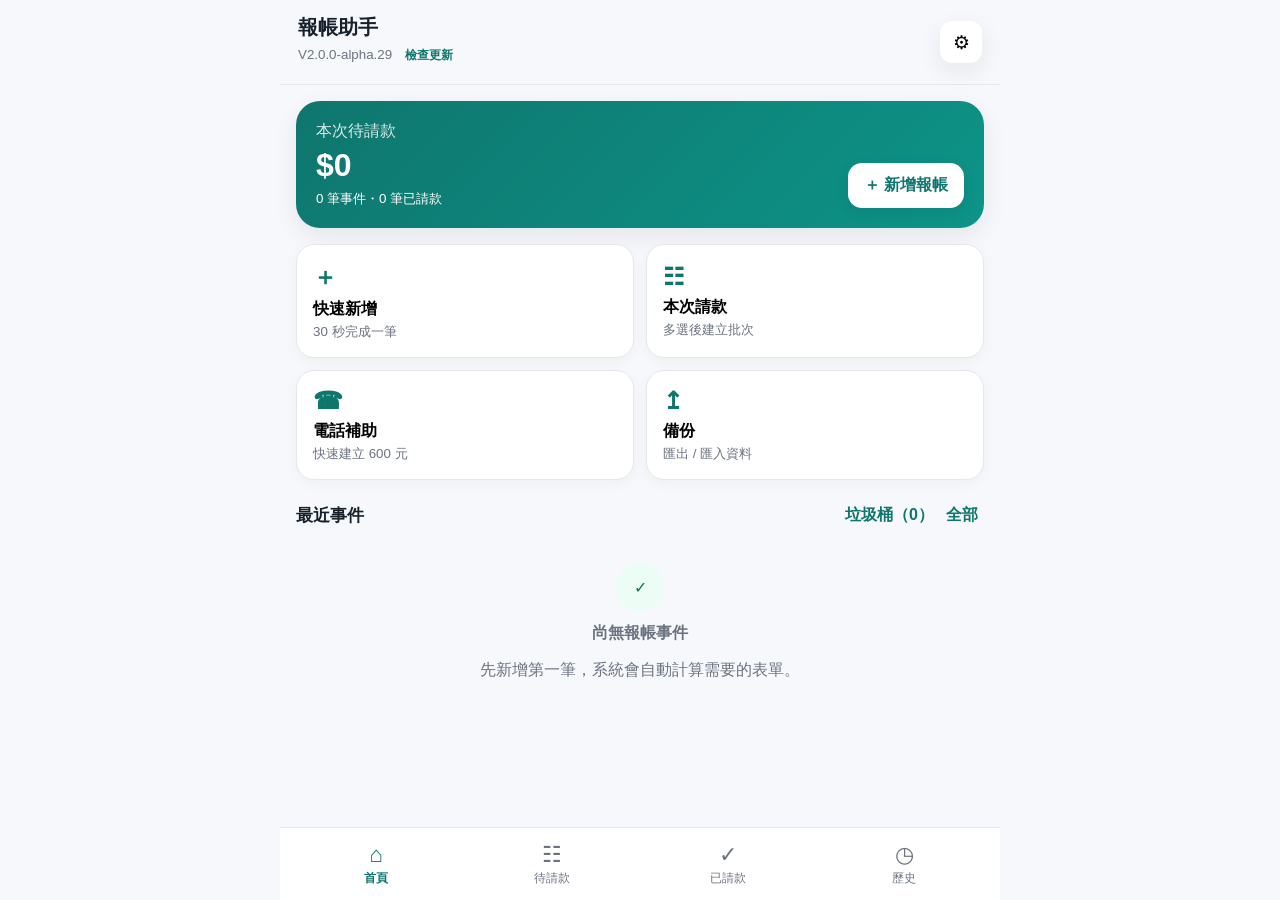
<file: reimbursement-v2/index.html>
<!doctype html>
<html lang="zh-Hant">
<head>
  <meta charset="utf-8" />
  <meta name="viewport" content="width=device-width, initial-scale=1, viewport-fit=cover" />
  <meta name="theme-color" content="#0f766e" />
  <meta name="apple-mobile-web-app-capable" content="yes" />
  <meta name="apple-mobile-web-app-status-bar-style" content="default" />
  <meta name="apple-mobile-web-app-title" content="報帳助手" />
  <title>報帳助手 V2</title>
  <link rel="manifest" href="./manifest.webmanifest" />
  <link rel="apple-touch-icon" href="./icons/icon-192.png" />
  <link rel="stylesheet" href="./styles.css" />
</head>
<body>
  <div id="app"></div>
  <div id="updateBanner" class="update-banner hidden">
    <span>有新版本可用</span><button id="reloadApp">立即更新</button>
  </div>
  <script type="module" src="./js/app.js"></script>
</body>
</html>
</file>
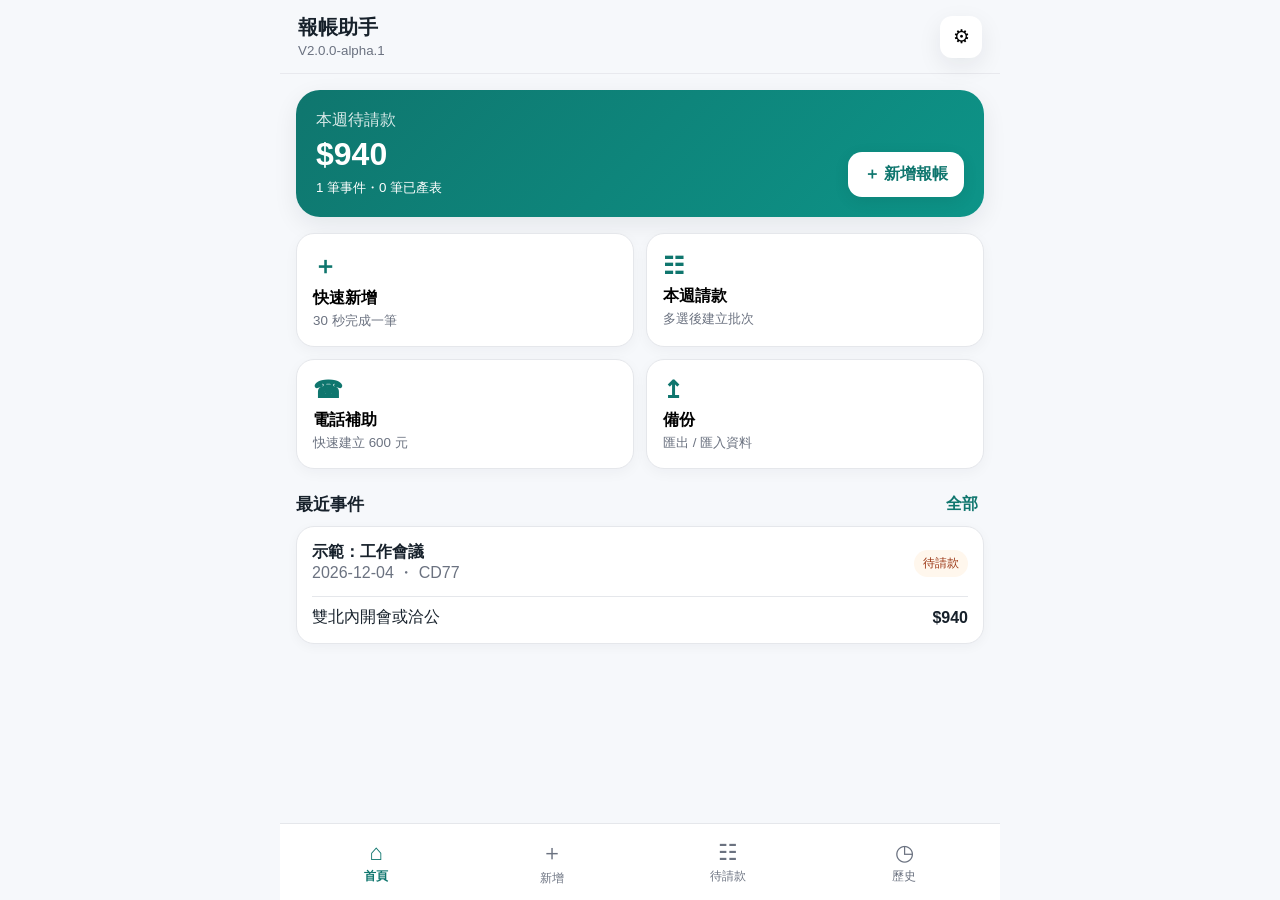
<file: reimbursement/index.html>
<!doctype html>
<html lang="zh-Hant">
<head>
  <meta charset="utf-8" />
  <meta name="viewport" content="width=device-width, initial-scale=1, viewport-fit=cover" />
  <meta name="theme-color" content="#0f766e" />
  <meta name="apple-mobile-web-app-capable" content="yes" />
  <meta name="apple-mobile-web-app-status-bar-style" content="default" />
  <meta name="apple-mobile-web-app-title" content="報帳助手" />
  <title>報帳助手 V2</title>
  <link rel="manifest" href="./manifest.webmanifest" />
  <link rel="apple-touch-icon" href="./icons/icon-192.png" />
  <link rel="stylesheet" href="./styles.css" />
</head>
<body>
  <div id="app"></div>
  <div id="updateBanner" class="update-banner hidden">
    <span>有新版本可用</span><button id="reloadApp">立即更新</button>
  </div>
  <script type="module" src="./js/app.js"></script>
</body>
</html>
</file>
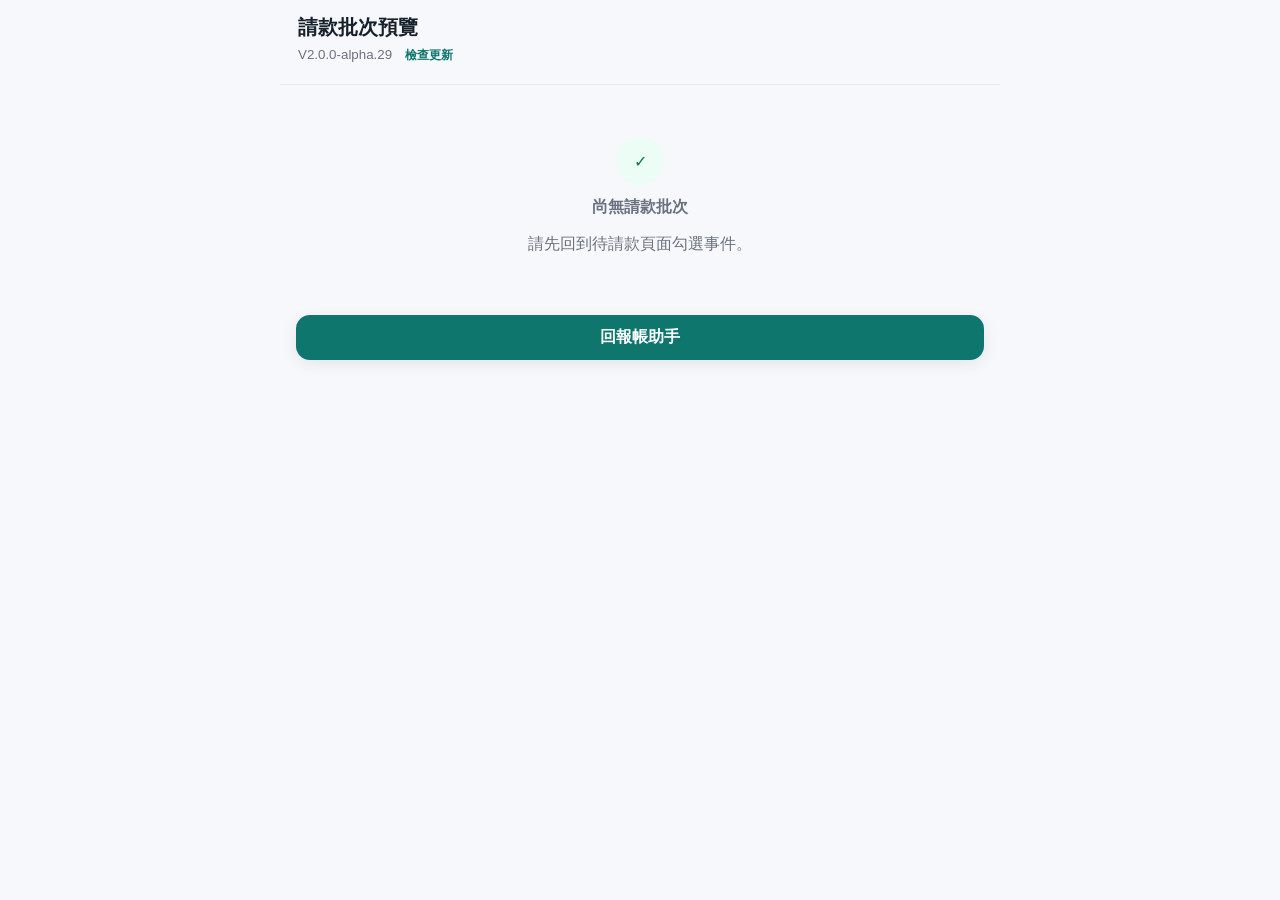
<file: reimbursement-v2/batch.html>
<!doctype html>
<html lang="zh-Hant">
<head>
  <meta charset="utf-8" />
  <meta name="viewport" content="width=device-width, initial-scale=1, viewport-fit=cover" />
  <meta name="theme-color" content="#0f766e" />
  <meta name="apple-mobile-web-app-capable" content="yes" />
  <meta name="apple-mobile-web-app-status-bar-style" content="default" />
  <title>請款批次預覽｜報帳助手</title>
  <link rel="manifest" href="./manifest.webmanifest" />
  <link rel="stylesheet" href="./styles.css" />
</head>
<body>
  <div id="batchApp"></div>
  <script type="module" src="./js/batch.js"></script>
</body>
</html>
</file>
<file: styles.css>
:root{--bg:#f4f6f8;--card:#fff;--text:#171c28;--muted:#8b919d;--line:#e5e8ec;--primary:#172033;--accent:#bfd62f;--accentDark:#788d13;--accentSoft:#f5f8dd;--expense:#ef5350;--income:#10a567;--investment:#6c63d7;--soft:#f1f3f5;--danger:#d83b3b;--shadow:0 8px 30px rgba(25,35,53,.06)}*{box-sizing:border-box}html,body{margin:0;min-height:100%;background:var(--bg);color:var(--text);font-family:-apple-system,BlinkMacSystemFont,"SF Pro Text","PingFang TC","Noto Sans TC",sans-serif;-webkit-tap-highlight-color:transparent}button,input,select,textarea{font:inherit}button{border:0;cursor:pointer}body.locked{overflow:hidden}body.locked #app{visibility:hidden;pointer-events:none}.hidden{display:none!important}.screen{min-height:100dvh;padding-bottom:92px}.topbar{display:flex;justify-content:space-between;align-items:flex-start;padding:calc(28px + env(safe-area-inset-top)) 22px 14px}.eyebrow{color:var(--accentDark);font-size:15px;font-weight:900;letter-spacing:.08em}.topbar h1,.subbar h1{margin:3px 0 2px;font-size:28px;letter-spacing:-.03em}.version-line,.subbar p{margin:0;color:var(--muted);font-size:14px}.icon-btn{width:52px;height:52px;border-radius:18px;background:#fff;font-size:22px;box-shadow:var(--shadow)}.content{padding:0 16px 22px}.sub-content{padding-top:16px}.card-inline,.summary-card,.spotlight-card,.section-card{background:var(--card);border:1px solid var(--line);box-shadow:var(--shadow)}.month-switch{height:62px;border-radius:24px;padding:7px 10px;display:grid;grid-template-columns:52px 1fr 52px;align-items:center;margin-bottom:12px}.round-btn{width:44px;height:44px;border-radius:50%;background:#fafafa;font-size:31px;line-height:1;color:var(--text)}.month-label{background:transparent;color:#0784f2;font-weight:900;font-size:19px}.summary-grid{display:grid;grid-template-columns:1fr 1fr;gap:10px}.summary-card{min-height:92px;border-radius:22px;padding:15px}.summary-card span{display:block;color:var(--muted);font-size:15px;font-weight:800;margin-bottom:7px}.summary-card strong{font-size:27px;letter-spacing:-.04em}.summary-card small{display:block;color:var(--muted);font-size:12px;margin-top:3px}.expense-card strong{color:var(--expense)}.income-card strong,.balance-card strong{color:var(--income)}.investment-card strong{color:var(--investment)}.spotlight-card{margin-top:12px;border-radius:25px;padding:18px;background:linear-gradient(135deg,#fbfee8,#fff);border-color:#dfe79b;display:grid;grid-template-columns:1fr 1fr;gap:12px}.spotlight-kicker{font-size:16px;color:#687915;font-weight:900;margin-bottom:7px}.spotlight-card>div>strong{font-size:26px}.spotlight-card p{margin:4px 0 0;color:var(--muted);font-size:14px}.spotlight-side{text-align:right;align-self:center}.spotlight-side span{display:block;color:var(--muted);font-size:14px;line-height:1.4;margin-bottom:5px}.spotlight-side strong{font-size:19px!important}.section-card{border-radius:25px;padding:18px;margin-top:12px}.section-head{display:flex;align-items:flex-start;justify-content:space-between;gap:12px;margin-bottom:14px}.section-head h2{margin:0;font-size:21px;letter-spacing:-.02em}.section-head p{margin:3px 0 0;color:var(--muted);font-size:14px}.text-btn{background:transparent;color:#737a86;padding:4px 0;font-weight:750}.text-btn.strong,.tiny-link{color:var(--accentDark);font-weight:900}.tiny-link{background:transparent;font-size:14px}.label-row{display:flex;align-items:flex-end;justify-content:space-between}.label-row label{margin-bottom:6px}.category-bars,.analysis-bars{display:flex;flex-direction:column;gap:12px}.cat-row{display:grid;grid-template-columns:minmax(95px,1fr) 2fr auto;gap:9px;align-items:center}.cat-label{font-size:15px;font-weight:800}.bar-track{height:9px;background:#eef0f3;border-radius:999px;overflow:hidden}.bar-fill{height:100%;background:var(--accent);border-radius:999px;min-width:3px}.cat-value{font-size:15px;font-weight:850;text-align:right}.empty-mini{text-align:center;color:#a0a5ae;padding:18px 8px;font-size:16px}.weekday-row,.calendar-grid{display:grid;grid-template-columns:repeat(7,1fr)}.weekday-row{color:#a0a5ae;font-size:13px;text-align:center;margin-bottom:5px}.calendar-grid{border-top:1px solid var(--line);border-left:1px solid var(--line)}.day-cell{min-height:55px;border-right:1px solid var(--line);border-bottom:1px solid var(--line);background:#fff;padding:5px 4px;text-align:left;position:relative}.day-cell.outside{background:#fafbfc;color:#b9bdc5}.day-cell.selected{background:var(--accentSoft)}.day-cell.today .day-num{background:var(--primary);color:#fff}.day-num{display:inline-grid;place-items:center;min-width:23px;height:23px;border-radius:999px;font-size:15px;font-weight:750}.day-spend{display:block;margin-top:4px;font-size:12px;color:var(--expense);white-space:nowrap;overflow:hidden;text-overflow:ellipsis}.calendar-card{overflow:hidden}.transaction-list{display:flex;flex-direction:column}.txn-row{display:grid;grid-template-columns:43px 1fr auto 26px;align-items:center;gap:9px;padding:11px 0;border-bottom:1px solid var(--line)}.txn-row:last-child{border-bottom:0}.txn-icon{width:40px;height:40px;border-radius:14px;background:#f3f5f7;display:grid;place-items:center;font-size:21px}.txn-main strong{display:block;font-size:17px}.txn-main span{display:block;color:var(--muted);font-size:13px;margin-top:2px}.txn-amount{text-align:right;font-weight:850;font-size:17px}.txn-amount.expense{color:var(--expense)}.txn-amount.income{color:var(--income)}.txn-amount.investment{color:var(--investment)}.more-btn{background:transparent;color:#9297a0;font-size:20px;padding:6px 0}.bottom-nav{position:fixed;z-index:8;bottom:0;left:0;right:0;display:grid;grid-template-columns:repeat(5,1fr);padding:8px 7px calc(8px + env(safe-area-inset-bottom));background:rgba(255,255,255,.94);border-top:1px solid var(--line);backdrop-filter:blur(20px);-webkit-backdrop-filter:blur(20px)}.nav-item{background:transparent;color:#90959e;display:flex;flex-direction:column;align-items:center;gap:2px;padding:5px 2px;font-size:19px}.nav-item b{font-size:13px}.nav-item.active{color:#76891b}.add-nav span{width:34px;height:34px;border-radius:50%;display:grid;place-items:center;background:var(--primary);color:#fff;font-size:25px}.add-nav b{color:#59606d}.voice-fab{position:fixed;right:18px;bottom:calc(78px + env(safe-area-inset-bottom));z-index:7;border-radius:999px;background:var(--accent);color:#182004;font-weight:900;padding:12px 16px;display:flex;align-items:center;gap:7px;box-shadow:0 8px 24px rgba(112,132,18,.3)}.voice-icon{font-size:19px}.subbar{display:grid;grid-template-columns:45px 1fr 45px;align-items:center;padding:calc(18px + env(safe-area-inset-top)) 16px 12px;background:rgba(244,246,248,.94);position:sticky;top:0;z-index:5;backdrop-filter:blur(16px)}.subbar h1{font-size:21px}.back-btn{background:transparent;font-size:32px}.sheet{position:fixed;z-index:20;inset:0;background:rgba(16,24,40,.32);display:flex;align-items:flex-end}.sheet-card{width:100%;max-height:94dvh;overflow:auto;background:#f8f9fb;border-radius:28px 28px 0 0;padding:0 16px calc(18px + env(safe-area-inset-bottom));box-shadow:0 -20px 70px rgba(15,23,42,.18)}.sheet-head{position:sticky;top:0;z-index:2;display:grid;grid-template-columns:82px 1fr 82px;align-items:center;background:rgba(248,249,251,.96);backdrop-filter:blur(18px);padding:16px 0 12px}.sheet-head h2{text-align:center;margin:0;font-size:21px}.sheet-head>:last-child{text-align:right}.form label{display:block;font-size:16px;font-weight:800;margin:14px 0 6px}.form input,.form select,.form textarea{width:100%;border:1px solid var(--line);border-radius:14px;padding:13px;background:#fff;outline:none}.form input:focus,.form select:focus,.form textarea:focus{border-color:#b7c66c;box-shadow:0 0 0 4px rgba(185,204,58,.13)}.compact-form{padding-bottom:8px}.amount-entry{display:flex;align-items:center;justify-content:center;gap:8px;background:#fff;border:1px solid var(--line);border-radius:22px;padding:12px 18px;margin:6px 0 2px}.amount-entry span{font-size:28px;font-weight:800}.amount-entry input{width:min(240px,70vw);border:0;outline:0;font-size:42px;font-weight:850;text-align:center;background:transparent}.type-toggle{display:grid;grid-template-columns:1fr 1fr;background:#eceff2;border-radius:14px;padding:4px;margin-top:2px}.type-toggle.three{grid-template-columns:repeat(3,1fr)}.type-toggle button{padding:10px 4px;border-radius:11px;background:transparent;font-weight:800;color:#7d8491}.type-toggle button.active{background:#fff;color:var(--text);box-shadow:0 2px 8px rgba(17,24,39,.08)}.category-picker{display:flex;gap:7px;overflow:auto;padding:2px 0 3px;scrollbar-width:none}.category-picker::-webkit-scrollbar{display:none}.category-btn{min-width:76px;background:#fff;border:1px solid var(--line);border-radius:15px;padding:10px 8px;display:flex;flex-direction:column;gap:4px;align-items:center;color:#58606c;font-size:13px;font-weight:800}.category-btn span{font-size:21px}.category-btn.active{background:var(--accentSoft);border-color:#cfdc7a;color:#52610c}.payment-toggle{display:grid;grid-template-columns:1fr 1fr;gap:8px}.payment-toggle button{border:1px solid var(--line);border-radius:14px;background:#fff;padding:12px;font-weight:750}.payment-toggle button.active{background:var(--primary);color:#fff;border-color:var(--primary)}details{margin-top:14px}summary{color:#68707c;font-size:16px;font-weight:750}.details-body{padding-top:2px}.field-hint,.privacy-note,.sheet-note{color:var(--muted);font-size:14px;line-height:1.55}.voice-result{background:#eff5cf;border:1px solid #d8e394;border-radius:17px;padding:12px 14px;margin:4px 0 10px}.voice-result-label{font-size:14px;font-weight:850;color:#687915;margin-bottom:4px}.voice-result p{margin:4px 0 0;color:#7a823d;font-size:14px}.voice-center{text-align:center;padding:20px 6px 10px}.voice-orb{width:104px;height:104px;border-radius:50%;display:grid;place-items:center;margin:12px auto 18px;background:var(--accentSoft);font-size:42px;box-shadow:0 0 0 12px rgba(185,204,58,.10)}.voice-orb.listening{animation:pulse 1.3s infinite;background:#e8f0b2}.voice-center h3{font-size:22px;margin:0 0 8px}.voice-center>p{color:var(--muted);font-size:16px;line-height:1.55;max-width:330px;margin:0 auto 16px}.live-transcript{background:#fff;border:1px solid var(--line);border-radius:16px;padding:13px;margin:12px 0;text-align:left;min-height:72px;color:#323844}.voice-center textarea{width:100%;border:1px solid var(--line);border-radius:14px;padding:12px;margin:10px 0}.primary{background:var(--primary);color:#fff;border-radius:14px;padding:14px 16px;font-weight:850;margin-top:12px}.secondary{background:var(--soft);color:var(--text);border-radius:12px;padding:12px 14px;font-weight:750;margin-top:8px}.danger{background:#fff1f1;color:var(--danger);border-radius:12px;padding:12px 14px;font-weight:850;margin-top:8px}.full{width:100%}.mini-sheet{padding-top:16px}.settings-list{display:flex;flex-direction:column;gap:10px;padding-bottom:10px}.setting-card{background:#fff;border:1px solid var(--line);border-radius:20px;padding:16px}.setting-card h3{margin:0 0 6px;font-size:19px}.setting-card p{margin:0;color:var(--muted);font-size:15px;line-height:1.55}.update-status{margin-top:10px;padding:10px;border-radius:12px;background:#f5f6f8;color:#727984;font-size:15px}.action-list{padding-top:8px}.danger-card{border-color:#f3d7d7}.status-pill{display:inline-block;margin-top:10px;padding:6px 9px;border-radius:999px;background:var(--accentSoft);color:#627510;font-size:14px;font-weight:850}.budget-number-row{display:grid;grid-template-columns:repeat(3,1fr);gap:8px;margin:14px 0}.budget-number-row div{background:#f8f9fa;border-radius:14px;padding:12px 8px;text-align:center}.budget-number-row span,.metric-grid span{display:block;color:var(--muted);font-size:13px;margin-bottom:5px}.budget-number-row strong{font-size:18px}.progress-track{height:11px;background:#edf0f2;border-radius:999px;overflow:hidden}.progress-fill{height:100%;background:var(--accent);width:0;border-radius:999px}.progress-fill.over{background:var(--expense)}.budget-list{display:flex;flex-direction:column;gap:12px}.budget-row{display:grid;grid-template-columns:1fr auto;gap:8px;align-items:center}.budget-row strong{font-size:17px}.budget-row p{grid-column:1 / -1;margin:0;color:var(--muted);font-size:14px}.budget-row .progress-track{grid-column:1 / -1;height:8px}.budget-row .budget-amount{font-size:15px;color:#626975}.budget-row.is-clickable{appearance:none;width:100%;text-align:left;background:#fff;border:1px solid var(--line);border-radius:18px;padding:12px 14px;position:relative;box-shadow:0 4px 18px rgba(25,35,53,.03)}.budget-row.is-clickable:active{transform:scale(.995)}.budget-row.is-clickable .row-chevron{position:absolute;right:12px;top:12px}.budget-row.is-clickable .budget-amount{padding-right:18px}.metric-grid{display:grid;grid-template-columns:repeat(3,1fr);gap:8px}.metric-grid.two{grid-template-columns:repeat(2,1fr)}.metric-grid div{background:#f7f8fa;border-radius:15px;padding:13px 8px;text-align:center}.metric-grid strong{font-size:20px}.investment-summary{border-color:#dedcf8}.analysis-row{display:grid;grid-template-columns:36px 1fr auto;gap:9px;align-items:center}.analysis-row .txn-icon{width:34px;height:34px;border-radius:11px;font-size:19px}.analysis-main{min-width:0}.analysis-main .topline{display:flex;align-items:center;justify-content:space-between;gap:9px;margin-bottom:6px}.analysis-main strong{font-size:16px}.analysis-main span{font-size:14px;color:var(--muted)}.analysis-amount{font-size:16px;font-weight:850}.trend-bars{height:170px;display:flex;align-items:flex-end;gap:8px;padding-top:12px}.trend-col{flex:1;display:flex;flex-direction:column;align-items:center;gap:6px;height:100%;justify-content:flex-end}.trend-bar{width:min(28px,70%);background:var(--accent);border-radius:8px 8px 3px 3px;min-height:3px}.trend-col span,.trend-col strong{font-size:12px;color:var(--muted)}.category-manager-list{display:flex;flex-direction:column;gap:9px;padding-bottom:20px}.category-manage-row{display:grid;grid-template-columns:42px 1fr auto;gap:10px;align-items:center;background:#fff;border:1px solid var(--line);border-radius:17px;padding:10px}.category-manage-icon{font-size:24px;text-align:center}.category-manage-main strong{display:block;font-size:17px}.category-manage-main span{display:block;font-size:13px;color:var(--muted);margin-top:2px}.category-actions{display:flex;gap:4px}.category-actions button{width:30px;height:30px;border-radius:9px;background:#f2f3f5;color:#666d78}.category-manage-row.is-hidden{opacity:.52}.check-row{display:flex!important;align-items:center;gap:9px;margin:15px 0 4px!important;font-weight:700!important}.check-row input{width:20px!important;height:20px;padding:0!important}.lock-screen{position:fixed;z-index:1000;inset:0;background:linear-gradient(180deg,#eef2f5,#f8f9fb 55%);padding:calc(54px + env(safe-area-inset-top)) 24px calc(28px + env(safe-area-inset-bottom));display:flex;flex-direction:column;align-items:center;overflow:auto}.lock-brand{text-align:center;margin:0 auto 22px}.lock-logo{width:78px;height:78px;border-radius:25px;margin:0 auto 14px;background:var(--primary);color:#fff;display:grid;place-items:center;font-size:42px;font-weight:900;box-shadow:0 15px 35px rgba(23,32,51,.2)}.lock-brand h1{font-size:30px;margin:4px 0}.lock-brand p{color:var(--muted);font-size:15px;margin:5px 0}.lock-card{width:min(100%,390px);background:#fff;border:1px solid var(--line);border-radius:26px;padding:20px;box-shadow:var(--shadow)}.lock-card h2{margin:0 0 10px;font-size:20px}.lock-card label{display:block;font-size:15px;font-weight:850;margin:12px 0 6px}.pin-input{width:100%;height:56px;border:1px solid var(--line);border-radius:16px;background:#f9fafb;text-align:center;font-size:25px;letter-spacing:.35em;padding-left:.35em;outline:none}.pin-input:focus{border-color:#b7c66c;box-shadow:0 0 0 4px rgba(185,204,58,.13)}.face-btn{width:100%;background:#eff5cf;color:#52610c;border-radius:15px;padding:14px;font-weight:900;margin:5px 0}.divider{display:flex;align-items:center;gap:10px;color:#a1a6ae;font-size:13px;margin:12px 0}.divider:before,.divider:after{content:"";height:1px;background:var(--line);flex:1}.setup-note{color:var(--muted);font-size:15px;line-height:1.55}.lock-message{min-height:18px;color:var(--danger);font-size:14px;text-align:center;margin:10px 0 0}@keyframes pulse{0%,100%{transform:scale(1);box-shadow:0 0 0 12px rgba(185,204,58,.10)}50%{transform:scale(1.04);box-shadow:0 0 0 22px rgba(185,204,58,.05)}}.toast{position:fixed;z-index:1200;left:50%;bottom:calc(94px + env(safe-area-inset-bottom));transform:translateX(-50%);background:rgba(20,24,31,.94);color:#fff;padding:10px 15px;border-radius:999px;font-size:15px;box-shadow:0 10px 30px rgba(0,0,0,.16);white-space:nowrap}@media(min-width:700px){body{max-width:520px;margin:auto}.bottom-nav{left:50%;right:auto;width:520px;transform:translateX(-50%)}.voice-fab{right:calc(50% - 242px)}.lock-screen{left:50%;right:auto;width:520px;transform:translateX(-50%)}}

/* V0.4.0 analysis */
.analysis-period-card{display:grid;gap:12px}.analysis-year-switch{display:flex;align-items:center;justify-content:center;gap:18px;font-size:19px}.analysis-mode-toggle{display:grid;grid-template-columns:1fr 1fr;background:#eef1f5;padding:4px;border-radius:14px}.analysis-mode-toggle button{border:0;background:transparent;padding:10px;border-radius:11px;font-weight:800;color:#667085}.analysis-mode-toggle button.active{background:#fff;color:#172033;box-shadow:0 1px 5px rgba(0,0,0,.08)}.analysis-month-select{width:100%;padding:12px;border:1px solid #d8dee8;border-radius:12px;background:#fff;font-size:19px}.dual-trend{display:grid;grid-template-columns:repeat(12,minmax(28px,1fr));gap:7px;align-items:end;min-height:190px;overflow-x:auto;padding:8px 2px 0}.dual-trend.monthly-days{grid-template-columns:repeat(31,minmax(25px,1fr))}.dual-col{display:flex;flex-direction:column;align-items:center;justify-content:flex-end;gap:5px;min-width:28px}.dual-bars{height:125px;display:flex;align-items:flex-end;gap:3px}.dual-bar{width:8px;min-height:2px;border-radius:5px 5px 2px 2px;background:#7e9e8b}.dual-bar.expense{background:#d98b7b}.dual-col small{font-size:13px;color:#7b8493;white-space:nowrap}.trend-legend{display:flex;gap:14px;font-size:15px;color:#667085;margin-bottom:6px}.legend-dot{display:inline-block;width:8px;height:8px;border-radius:50%;margin-right:4px;background:#7e9e8b}.legend-dot.expense{background:#d98b7b}.comparison-list{display:grid;gap:10px}.comparison-item{display:flex;align-items:center;justify-content:space-between;padding:12px 0;border-bottom:1px solid #eef1f5}.comparison-item:last-child{border-bottom:0}.comparison-item span{color:#667085}.comparison-item strong.positive{color:var(--income)}.comparison-item strong.negative{color:var(--expense)}.income-rank-icon{width:38px;height:38px;border-radius:12px;background:#eef6f1;display:grid;place-items:center}.analysis-summary-grid{margin-top:0}
.action-row{display:grid;grid-template-columns:repeat(3,1fr);gap:8px;margin-top:12px}.action-row button{padding:9px 8px}.recurring-manager-list{display:grid;gap:10px}.analysis-row{cursor:default}


/* V0.4.1 unlock UX — Face ID first, PIN clearly secondary */
.unlock-card{padding:22px 20px 20px}.unlock-section{width:100%}.unlock-section-label{font-size:14px;font-weight:850;color:var(--muted);margin:0 0 8px 2px}.face-section{margin-bottom:2px}.face-btn{display:flex;align-items:center;justify-content:flex-start;gap:13px;text-align:left;width:100%;min-height:70px;background:var(--primary);color:#fff;border-radius:18px;padding:14px 17px;font-weight:900;margin:0;box-shadow:0 8px 20px rgba(23,32,51,.14)}.face-btn:active{transform:scale(.99)}.face-symbol{width:35px;height:35px;border-radius:12px;background:rgba(255,255,255,.13);display:grid;place-items:center;font-size:22px;flex:0 0 auto}.face-btn strong{display:block;font-size:20px;line-height:1.25}.face-btn small{display:block;margin-top:3px;color:rgba(255,255,255,.68);font-size:13px;font-weight:650}.divider{margin:18px 0 14px}.divider span{white-space:nowrap}.pin-section label{font-size:15px;margin:0 0 7px}.pin-input{height:58px;font-size:21px;letter-spacing:.18em;padding:0 16px;text-align:center}.pin-input::placeholder{font-size:17px;letter-spacing:0;color:#aeb3bb}.pin-hint{margin:7px 2px 0;color:var(--muted);font-size:13px;line-height:1.45}.pin-unlock-btn{background:var(--primary);color:#fff;border-radius:14px;padding:14px 16px;font-weight:850;margin-top:12px;transition:opacity .16s ease,background .16s ease}.pin-unlock-btn:disabled{background:#e6e9ed;color:#a8adb5;cursor:default;opacity:1}.pin-unlock-btn:not(:disabled):active{transform:scale(.99)}


/* V0.4.2 UX polish — move voice FAB to lower center; soften Face ID button */
.screen{padding-bottom:148px}
.voice-fab{left:50%;right:auto;transform:translateX(-50%);bottom:calc(86px + env(safe-area-inset-bottom));padding:11px 18px;min-width:136px;justify-content:center;z-index:7;border:1px solid rgba(120,141,19,.14)}
.voice-fab span:last-child{font-size:17px;letter-spacing:.01em}
@media(min-width:700px){.voice-fab{left:50%;right:auto;transform:translateX(-50%)}}
.face-btn{background:linear-gradient(135deg,#eef5ff,#dfeafe);color:#214c95;box-shadow:0 8px 20px rgba(63,105,181,.12)}
.face-symbol{background:rgba(33,76,149,.10);color:#214c95}
.face-btn small{color:#5a78b1}
.unlock-section-label{color:#7a8494}


/* V0.4.3 collapsible voice control — unobtrusive by default */
.voice-fab{
  width:52px;min-width:52px;height:52px;padding:0;gap:0;justify-content:center;
  overflow:hidden;white-space:nowrap;border-radius:26px;
  transition:width .2s ease,padding .2s ease,gap .2s ease,box-shadow .2s ease,transform .16s ease;
}
.voice-fab .voice-icon{flex:0 0 auto;line-height:1}
.voice-fab .voice-label{
  display:inline-block;max-width:0;opacity:0;overflow:hidden;
  transform:translateX(-4px);transition:max-width .2s ease,opacity .15s ease,transform .2s ease;
}
.voice-fab.expanded{width:142px;padding:0 17px;gap:8px;box-shadow:0 10px 28px rgba(112,132,18,.32)}
.voice-fab.expanded .voice-label{max-width:78px;opacity:1;transform:translateX(0)}
.voice-fab:active{transform:translateX(-50%) scale(.97)}
@media(prefers-reduced-motion:reduce){.voice-fab,.voice-fab .voice-label{transition:none}}


/* V0.5.0 periodic entry + pending amount */
.recurring-inline-card{margin:8px 0 4px;padding:14px;border:1px solid #dfe5ef;border-radius:16px;background:#f7faff}.recurrence-main-toggle{margin-top:12px!important}.recurring-inline-card label:first-child{margin-top:0}.day-pending{display:block;margin-top:3px;font-size:12px;color:#8a6a13;font-weight:850;white-space:nowrap;overflow:hidden;text-overflow:ellipsis}.txn-amount.pending{color:#9a7416;font-size:15px}.pending-txn{background:linear-gradient(90deg,rgba(255,249,224,.55),transparent);border-radius:12px;padding-left:5px}.pending-txn .txn-icon{background:#fff5cc}.recurring-form .check-row{background:#fffaf0;border:1px solid #f0dfad;border-radius:14px;padding:10px;margin-top:10px!important}.recurring-inline-card .check-row{background:#fff;border:1px solid #e4e8ef;border-radius:12px;padding:10px;margin:10px 0 4px!important}.recurring-inline-card select,.recurring-inline-card input[type=date]{width:100%;border:1px solid var(--line);border-radius:14px;padding:12px;background:#fff;outline:none}


/* V0.6.0 recurring investments + occurrence-safe cancellation */
.recurring-delete-sheet h2{margin:4px 0 6px;font-size:19px}.recurring-delete-sheet .sheet-note{margin:0 0 12px}.recurring-inline-card input[type="text"]{width:100%;border:1px solid var(--line);border-radius:14px;padding:13px;background:#fff;outline:none}.recurring-inline-card input[type="text"]:focus{border-color:#b7c66c;box-shadow:0 0 0 4px rgba(185,204,58,.13)}

.action-row.two-actions{grid-template-columns:1fr 1fr}

/* V0.7.0 recurring date chips + future scheduled entries */
.monthly-day-entry{display:grid;grid-template-columns:1fr auto;gap:8px;align-items:center}.monthly-day-entry input{width:100%;border:1px solid var(--line);border-radius:14px;padding:12px;background:#fff;outline:none}.monthly-day-entry input:focus{border-color:#b7c66c;box-shadow:0 0 0 4px rgba(185,204,58,.13)}.inline-add-btn{margin:0;white-space:nowrap;padding:12px 15px}.day-chip-list{display:flex;flex-wrap:wrap;gap:8px;min-height:36px;margin:10px 0 3px}.day-chip{display:inline-flex;align-items:center;gap:7px;border:1px solid #cadb73;background:var(--accentSoft);color:#566712;border-radius:999px;padding:7px 10px 7px 12px;font-size:15px;font-weight:850}.day-chip b{font-size:19px;line-height:1;color:#7a871f}.day-chip:active{transform:scale(.98)}
.day-cell{min-height:64px}.day-scheduled{display:block;margin-top:3px;font-size:12px;color:#6672a5;font-weight:850;white-space:nowrap;overflow:hidden;text-overflow:ellipsis}.planned-txn{background:linear-gradient(90deg,rgba(233,239,255,.62),transparent);border-radius:12px;padding-left:5px}.planned-txn .txn-icon{background:#eef3ff}.planned-txn .txn-main span{color:#7180a8}.planned-txn .txn-amount{font-size:14px;color:#6574a3}.planned-rule-btn{color:#6979a9;font-weight:900}

/* V0.8.0 — amount calculator + multi-item voice drafts */
.calculator-entry{padding-right:10px}.calculator-entry input{cursor:pointer}.amount-calc-btn{width:46px;height:46px;border-radius:15px;background:#eef2f7;color:#31537f;font-size:22px;font-weight:900;flex:0 0 auto}.amount-calc-hint{margin:7px 8px 2px;text-align:center;color:#657287;font-size:15px;font-weight:750}.calculator-sheet-card{padding-bottom:calc(22px + env(safe-area-inset-bottom))}.calculator-display{background:#fff;border:1px solid var(--line);border-radius:22px;padding:18px 20px;margin:8px 0 14px;text-align:right}.calc-expression{min-height:25px;color:#7d8796;font-size:21px;word-break:break-all}.calc-result{font-size:38px;font-weight:900;letter-spacing:-.04em;margin-top:4px}.calc-result.calc-error{color:var(--expense)}.calculator-pad{display:grid;grid-template-columns:repeat(4,1fr);gap:9px}.calculator-pad button{height:60px;border-radius:17px;background:#fff;border:1px solid var(--line);font-size:23px;font-weight:800;color:var(--text);box-shadow:0 3px 10px rgba(20,30,50,.03)}.calculator-pad button:active{transform:scale(.98)}.calculator-pad .calc-op{background:#eef5ff;color:#285d9f}.calculator-pad .calc-soft{background:#eef0f3;color:#606b7a;font-size:20px}.calculator-pad .calc-equals{grid-row:4 / span 2;grid-column:4;background:#bfd62f;color:#28310d;height:auto}.calculator-pad .calc-zero{grid-column:1 / span 2}.calculator-note{text-align:center;margin:13px 6px 0!important}.voice-draft-sheet{padding-bottom:calc(22px + env(safe-area-inset-bottom))}.voice-draft-summary{display:flex;align-items:center;justify-content:space-between;background:#eef5ff;border:1px solid #dce8fa;border-radius:18px;padding:13px 15px;margin:6px 0 10px}.voice-draft-summary span{color:#60718b;font-size:15px;font-weight:800}.voice-draft-summary strong{font-size:20px;color:#214c95}.voice-draft-list{display:flex;flex-direction:column;gap:9px;margin:12px 0}.voice-draft-row{display:grid;grid-template-columns:1fr auto 30px;gap:10px;align-items:center;background:#fff;border:1px solid var(--line);border-radius:18px;padding:13px}.voice-draft-title{font-size:17px;font-weight:850}.voice-draft-meta{font-size:13px;color:var(--muted);margin-top:3px;line-height:1.45}.voice-draft-calc{font-size:14px;color:#5f6d80;margin-top:5px;font-weight:700}.voice-draft-amount{font-size:18px;font-weight:900}.voice-draft-amount.expense{color:var(--expense)}.voice-draft-amount.income{color:var(--income)}.voice-draft-amount.investment{color:var(--investment)}.voice-draft-remove{width:30px;height:30px;border-radius:10px;background:#f2f4f7;color:#8b929e;font-size:20px}.text-btn:disabled{opacity:.4;cursor:default}

/* V0.9.0 dashboard-style home insights */
.home-summary-grid{margin-bottom:0}.summary-action{appearance:none;text-align:left;position:relative;transition:transform .16s ease,box-shadow .16s ease,border-color .16s ease,background .16s ease}.summary-action:active{transform:scale(.985)}.summary-action.active{border-color:#cfdc7a;box-shadow:0 10px 28px rgba(101,121,18,.12);background:linear-gradient(180deg,#fff,#fbfdf4)}.summary-action::after{content:"";position:absolute;right:14px;top:14px;width:9px;height:9px;border-radius:50%;background:transparent;box-shadow:inset 0 0 0 2px #d7dce3}.summary-action.active::after{background:var(--accent);box-shadow:none}.insight-panel{overflow:hidden}.hero-stat-grid{display:grid;grid-template-columns:repeat(3,1fr);gap:8px;margin-bottom:12px}.hero-stat{background:linear-gradient(180deg,#f8fafc,#fff);border:1px solid #e6ebf1;border-radius:18px;padding:12px 10px;min-height:88px}.hero-stat span{display:block;color:#7e8794;font-size:13px;font-weight:850;margin-bottom:6px}.hero-stat strong{display:block;font-size:20px;line-height:1.05;letter-spacing:-.03em}.hero-stat small{display:block;color:var(--muted);font-size:13px;line-height:1.4;margin-top:6px}.quick-cards-scroll{display:flex;gap:10px;overflow:auto;padding:3px 1px 5px;scrollbar-width:none;margin-bottom:10px}.quick-cards-scroll::-webkit-scrollbar{display:none}.quick-card{flex:0 0 126px;background:linear-gradient(180deg,#f8fafc,#fff);border:1px solid #e6ebf1;border-radius:20px;padding:12px 12px 11px;min-height:118px}.quick-card-top{display:flex;align-items:center;gap:7px;margin-bottom:8px}.quick-icon{width:28px;height:28px;border-radius:11px;background:#eff4ff;display:grid;place-items:center;font-size:18px;flex:0 0 auto}.quick-label{font-size:15px;font-weight:850;line-height:1.25}.quick-card strong{display:block;font-size:24px;line-height:1.05;letter-spacing:-.04em}.quick-card p{margin:8px 0 0;color:var(--muted);font-size:13px;line-height:1.45}.analysis-bars{margin-top:4px}.analysis-row{padding:4px 0}.analysis-main .bar-track{height:10px}.analysis-main .topline strong{font-size:17px}.analysis-amount{font-size:17px}.section-head h2{font-size:19px}.section-head p{font-size:15px}@media(max-width:390px){.hero-stat-grid{grid-template-columns:1fr}.quick-card{flex-basis:118px}.hero-stat strong{font-size:21px}}

/* V1.0.0 — polished life-finance dashboard */
:root{--blue:#4776c9;--blueSoft:#edf4ff;--mint:#3fa37b;--mintSoft:#edf8f3;--rose:#dc746b;--roseSoft:#fff1ef;--purple:#7668c9;--purpleSoft:#f1effd;--amber:#c28a2c;--amberSoft:#fff7e5}
body{background:linear-gradient(180deg,#f6f8fc 0,#f4f6f8 36%,#f4f6f8 100%)}
.topbar{padding-bottom:10px}.version-line{font-weight:650}.content{padding-left:14px;padding-right:14px}.month-switch{box-shadow:0 8px 28px rgba(42,59,86,.05);border-color:#e8ebf1}.month-label{color:#3567b7}
.finance-hero{margin:0 0 12px;border-radius:30px;padding:19px 19px 15px;background:linear-gradient(135deg,#eef5ff 0%,#fbfdff 58%,#f3efff 100%);border:1px solid #dde7f6;box-shadow:0 14px 38px rgba(66,93,137,.09);overflow:hidden;position:relative}.finance-hero:after{content:"";position:absolute;width:130px;height:130px;border-radius:50%;right:-50px;top:-55px;background:rgba(110,137,205,.10)}.finance-hero-top{display:flex;justify-content:space-between;align-items:flex-start;gap:14px;position:relative;z-index:1}.finance-hero-label{display:block;color:#66758c;font-size:14px;font-weight:850;margin-bottom:5px}.finance-hero strong{display:block;font-size:35px;letter-spacing:-.05em;color:#203a62}.finance-hero strong.negative{color:var(--expense)}.finance-hero p{margin:5px 0 0;color:#8090a7;font-size:13px}.finance-hero-badge{padding:7px 10px;border-radius:999px;background:rgba(255,255,255,.82);border:1px solid #dce5f2;color:#4c6590;font-size:13px;font-weight:850;white-space:nowrap}.mini-spark-bars{height:52px;display:flex;align-items:flex-end;gap:7px;margin:15px 0 9px;position:relative;z-index:1}.mini-spark-col{flex:1;display:flex;flex-direction:column;align-items:center;justify-content:flex-end;gap:3px;height:100%}.mini-spark-col i{display:block;width:min(22px,70%);min-height:4px;border-radius:7px 7px 3px 3px;background:linear-gradient(180deg,#7da2e4,#557cc5)}.mini-spark-col small{font-size:12px;color:#8a96a8}.finance-hero-chips{display:flex;gap:7px;overflow:auto;scrollbar-width:none;position:relative;z-index:1}.finance-hero-chips::-webkit-scrollbar{display:none}.finance-hero-chips span{white-space:nowrap;padding:6px 9px;border-radius:999px;background:rgba(255,255,255,.82);border:1px solid #e1e7f0;font-size:12px;color:#607089;font-weight:800}
.home-summary-grid{gap:9px}.home-summary-grid .summary-card{min-height:100px;border-radius:23px;padding:15px;box-shadow:0 9px 24px rgba(24,37,58,.05)}.home-summary-grid .expense-card{background:linear-gradient(145deg,#fff,#fff6f4)}.home-summary-grid .income-card{background:linear-gradient(145deg,#fff,#f2fbf7)}.home-summary-grid .balance-card{background:linear-gradient(145deg,#fff,#f3f7ff)}.home-summary-grid .investment-card{background:linear-gradient(145deg,#fff,#f5f2ff)}.summary-action.active{border-color:#b9cdec;box-shadow:0 12px 28px rgba(71,118,201,.12);background:linear-gradient(145deg,#fff,#f1f6ff)}.summary-action.active::after{background:#6287cf}.summary-card small{font-size:12px;line-height:1.4}
.reminder-panel{margin-top:12px;border:1px solid #eee1b8;background:linear-gradient(135deg,#fff9e9,#fff);border-radius:24px;padding:15px;box-shadow:0 8px 24px rgba(151,113,37,.06)}.reminder-head{display:flex;align-items:center;justify-content:space-between;margin-bottom:9px}.reminder-head>div{display:flex;align-items:center;gap:8px}.reminder-kicker{font-size:12px;font-weight:900;color:#9a6e21;background:#fff0c7;border-radius:999px;padding:4px 7px}.reminder-head strong{font-size:16px}.reminder-count{width:25px;height:25px;display:grid;place-items:center;border-radius:50%;background:#e8b74e;color:#fff;font-size:14px;font-weight:900}.reminder-list{display:grid;gap:6px}.reminder-item{display:grid;grid-template-columns:34px 1fr auto;align-items:center;gap:9px;width:100%;background:rgba(255,255,255,.82);border:1px solid #f0e7ce;border-radius:15px;padding:9px 10px;text-align:left;color:var(--text)}.reminder-item:disabled{cursor:default}.reminder-icon{width:31px;height:31px;border-radius:11px;background:#fff4d8;display:grid;place-items:center}.reminder-item strong{display:block;font-size:14px}.reminder-item small{display:block;margin-top:2px;color:#8e887b;font-size:12px;line-height:1.35}.reminder-item>b{font-size:21px;color:#b3a98c}
.insight-panel{background:linear-gradient(180deg,#fff,#fbfcff);box-shadow:0 12px 35px rgba(37,52,77,.06)}.hero-stat{border-color:#e7ebf2;background:linear-gradient(180deg,#f8faff,#fff)}.quick-card{box-shadow:0 5px 16px rgba(40,55,78,.04)}.quick-card:nth-child(3n+1) .quick-icon{background:#edf5ff}.quick-card:nth-child(3n+2) .quick-icon{background:#eef8f3}.quick-card:nth-child(3n) .quick-icon{background:#fff2ef}
.quick-entry-panel{background:linear-gradient(135deg,#fff,#f8fbff)}.quick-template-strip{display:flex;gap:9px;overflow-x:auto;padding:2px 1px 5px;scrollbar-width:none}.quick-template-strip::-webkit-scrollbar{display:none}.quick-template-btn{flex:0 0 86px;min-height:88px;border:1px solid #e5eaf1;background:#fff;border-radius:19px;padding:10px 8px;text-align:center;box-shadow:0 5px 15px rgba(30,45,69,.04)}.quick-template-btn:active{transform:scale(.97)}.quick-template-btn>span{width:37px;height:37px;margin:0 auto 7px;border-radius:13px;background:#f0f5ff;display:grid;place-items:center;font-size:19px}.quick-template-btn strong{display:block;font-size:14px;line-height:1.2}.quick-template-btn small{display:block;margin-top:4px;font-size:12px;color:#969da8}
.calendar-legend{display:flex;gap:10px;overflow:auto;margin:-4px 0 9px;font-size:12px;color:#8a929e}.calendar-legend span{display:flex;align-items:center;gap:4px;white-space:nowrap}.calendar-legend i,.day-dots i{display:inline-block;width:6px;height:6px;border-radius:50%}.calendar-legend i.expense,.day-dots i.expense{background:#e57b70}.calendar-legend i.income,.day-dots i.income{background:#51ad84}.calendar-legend i.investment,.day-dots i.investment{background:#806fd0}.calendar-legend i.planned,.day-dots i.planned{background:#7894c8}.day-dots i.pending{background:#e2a23e}.day-dots{position:absolute;right:4px;top:6px;display:flex;gap:2px;max-width:25px;flex-wrap:wrap;justify-content:flex-end}.day-cell{border-color:#edf0f4;transition:background .15s ease}.day-cell.selected{background:#eef4ff;box-shadow:inset 0 0 0 1px #b9cceb}.day-cell.today .day-num{background:#5475ae}
.analysis-visual-card{background:linear-gradient(145deg,#fff,#fbfcff)}.donut-layout{display:grid;grid-template-columns:142px 1fr;gap:17px;align-items:center}.analysis-donut{width:142px;height:142px;border-radius:50%;display:grid;place-items:center;position:relative;background:conic-gradient(#edf0f3 0 100%)}.analysis-donut:after{content:"";position:absolute;width:92px;height:92px;border-radius:50%;background:#fff;box-shadow:0 0 0 1px #f0f2f5}.donut-center{position:relative;z-index:1;text-align:center}.donut-center span{display:block;font-size:12px;color:#8b94a1}.donut-center strong{display:block;font-size:19px;margin-top:3px}.donut-legend{display:grid;gap:8px}.donut-legend-item{display:grid;grid-template-columns:8px 1fr auto;gap:7px;align-items:center;font-size:13px}.donut-legend-item i{width:8px;height:8px;border-radius:50%}.donut-legend-item span{white-space:nowrap;overflow:hidden;text-overflow:ellipsis}.donut-legend-item strong{font-size:13px}.donut-empty{font-size:14px;color:var(--muted)}.investment-fill{background:var(--investment)!important}.investment-icon{background:var(--purpleSoft)!important}
.backup-status{margin-top:11px;padding:10px 12px;border-radius:13px;font-size:14px;font-weight:800}.backup-status.good{background:#edf8f3;color:#347c62}.backup-status.warning{background:#fff5df;color:#91681e}.backup-card{border-color:#dfe7f3}
.quick-template-manager-list{display:grid;gap:9px;padding-bottom:18px}.quick-template-manage-row{display:grid;grid-template-columns:42px 1fr auto;gap:9px;align-items:center;background:#fff;border:1px solid var(--line);border-radius:17px;padding:10px}.quick-template-manage-icon{width:38px;height:38px;border-radius:13px;background:#eff4ff;display:grid;place-items:center;font-size:20px}.quick-template-manage-main strong{display:block;font-size:16px}.quick-template-manage-main span{display:block;color:var(--muted);font-size:12px;margin-top:3px;line-height:1.35}.quick-template-manage-row .category-actions{gap:3px}.quick-template-manage-row .category-actions button{width:27px;height:27px}
.voice-draft-row{grid-template-columns:1fr auto 30px 30px}.voice-draft-edit{width:30px;height:30px;border-radius:10px;background:#eef4ff;color:#4c6da8;font-size:17px}.voice-draft-remove{grid-column:auto}
.category-manage-row .category-manage-main strong{display:flex;align-items:center;gap:3px}
.dual-trend{border-radius:16px;background:linear-gradient(180deg,#fafbfe,#fff);padding:12px 7px 4px}.dual-bar{background:#55aa83}.dual-bar.expense{background:#df7d72}.comparison-item{padding:11px 3px}.analysis-summary-grid .summary-card{box-shadow:0 7px 22px rgba(30,45,70,.04)}
.face-btn{background:linear-gradient(135deg,#edf5ff,#dfeaff);color:#2c5a9f;box-shadow:0 8px 20px rgba(71,118,201,.12)}
@media(max-width:390px){.donut-layout{grid-template-columns:122px 1fr;gap:12px}.analysis-donut{width:122px;height:122px}.analysis-donut:after{width:78px;height:78px}.finance-hero strong{font-size:31px}.reminder-head>div{align-items:flex-start;flex-direction:column;gap:3px}}


/* V1.3.0 interactive insight details */
.quick-card.is-clickable,.analysis-row.is-clickable{cursor:pointer;position:relative}.quick-card.is-clickable{appearance:none;text-align:left}.quick-card.is-clickable:active,.analysis-row.is-clickable:active,.txn-row.detail-clickable:active{transform:scale(.995)}.card-chevron,.row-chevron,.detail-chevron{display:inline-grid;place-items:center;color:#98a0ab;font-size:21px;font-weight:900}.quick-card .card-chevron{position:absolute;right:12px;top:12px}.analysis-row.is-clickable{grid-template-columns:36px 1fr auto 16px;padding-right:2px;appearance:none;text-align:left;background:transparent}.insight-detail-sheet{padding-bottom:calc(22px + env(safe-area-inset-bottom))}.insight-detail-hero{display:grid;grid-template-columns:60px 1fr;gap:12px;align-items:center;background:linear-gradient(180deg,#f7fbeb,#fff);border:1px solid #e3ebbb;border-radius:22px;padding:14px 15px;margin:6px 0 12px}.insight-detail-badge{width:56px;height:56px;border-radius:18px;background:#eef5cf;display:grid;place-items:center;font-size:28px;box-shadow:inset 0 0 0 1px rgba(125,141,19,.08)}.insight-detail-copy strong{display:block;font-size:24px;line-height:1.08;letter-spacing:-.03em;margin-top:2px}.insight-detail-copy p{margin:6px 0 0;color:var(--muted);font-size:15px;line-height:1.5}.detail-stat-grid{margin-bottom:8px}.detail-list-head{margin-top:2px}.insight-detail-list .txn-row{padding:13px 0}.txn-row.detail-clickable{cursor:pointer}.detail-note{display:block;color:#8590a0;font-size:13px;margin-top:4px;line-height:1.4}@media(max-width:390px){.insight-detail-copy strong{font-size:21px}}

/* V1.3.2: settings/update navigation safety */
.update-home-btn{margin-top:10px}.settings-home-fixed{position:sticky;bottom:calc(10px + env(safe-area-inset-bottom));z-index:3;width:100%;margin:10px 0 2px;padding:14px 16px;border-radius:16px;background:var(--primary);color:#fff;font-weight:900;box-shadow:0 10px 28px rgba(23,32,51,.18)}


/* V1.3.3: sticky home header + reorder focus */
.home-sticky-shell{position:sticky;top:0;z-index:9;background:rgba(244,246,248,.96);backdrop-filter:blur(18px);-webkit-backdrop-filter:blur(18px);box-shadow:0 10px 24px rgba(27,39,63,.07);padding-bottom:10px;margin-bottom:2px}
.home-sticky-shell .topbar{padding-bottom:10px;margin-bottom:0}
.sticky-month-wrap{padding:0 14px}
.home-sticky-shell .month-switch{margin-bottom:0}
.home-content{padding-top:2px}
.calendar-card{margin-top:0}
.calendar-card,.day-detail-card{scroll-margin-top:172px}
@media (max-width:390px){.home-sticky-shell{padding-bottom:8px}.sticky-month-wrap{padding:0 12px}.calendar-card,.day-detail-card{scroll-margin-top:160px}}


/* V1.4.0 investment ledger */
.investment-page{padding-bottom:112px}.investment-hero-card{display:grid;grid-template-columns:1.25fr .75fr;gap:12px;border-radius:27px;padding:20px;background:linear-gradient(135deg,#1f2740,#343055);color:#fff;box-shadow:0 14px 34px rgba(26,31,58,.18)}.investment-hero-card span{display:block;font-size:14px;color:rgba(255,255,255,.7);font-weight:800}.investment-hero-card strong{display:block;font-size:30px;letter-spacing:-.04em;margin-top:6px}.investment-hero-card small{display:block;margin-top:5px;font-size:12px;color:rgba(255,255,255,.62);line-height:1.35}.investment-return-box{text-align:right;align-self:center}.investment-return-box strong{font-size:25px;color:#d9e96f}.investment-return-box strong.negative,.investment-return-box small.negative{color:#ff9f98}.investment-metric-grid{display:grid;grid-template-columns:repeat(3,1fr);gap:8px;margin-top:10px}.investment-metric-grid>div{background:#fff;border:1px solid var(--line);border-radius:18px;padding:12px 10px;box-shadow:0 6px 18px rgba(25,35,53,.04)}.investment-metric-grid span{display:block;color:var(--muted);font-size:12px;font-weight:800}.investment-metric-grid strong{display:block;font-size:17px;margin-top:5px}.investment-holdings,.investment-ledger-list,.investment-year-list{display:grid;gap:8px}.investment-holding-row,.investment-ledger-row{width:100%;display:grid;align-items:center;gap:10px;background:#fff;text-align:left;color:var(--text);border-bottom:1px solid var(--line);padding:11px 0}.investment-holding-row{grid-template-columns:48px 1fr auto}.investment-symbol{width:48px;height:48px;border-radius:15px;background:#f0efff;color:#5b55b4;display:grid;place-items:center;font-size:14px;font-weight:950}.investment-holding-main strong,.investment-ledger-main strong{display:block;font-size:16px}.investment-holding-main span,.investment-ledger-main span{display:block;font-size:13px;color:var(--muted);margin-top:3px}.investment-holding-main small,.investment-ledger-main small{display:block;font-size:12px;color:#a0a6b1;margin-top:3px}.investment-holding-value{text-align:right}.investment-holding-value strong{display:block;font-size:16px}.investment-holding-value span{display:block;font-size:12px;color:var(--income);margin-top:4px}.investment-holding-value span.negative,.negative{color:var(--expense)!important}.investment-ledger-row{grid-template-columns:38px 1fr auto}.investment-ledger-icon{width:36px;height:36px;border-radius:12px;background:#f3f4fa;display:grid;place-items:center}.investment-ledger-amount{font-size:14px;font-weight:900;text-align:right}.investment-ledger-amount.out{color:var(--investment)}.investment-ledger-amount.in{color:var(--income)}.investment-year-row{display:grid;grid-template-columns:1fr auto;align-items:center;gap:12px;padding:12px 0;border-bottom:1px solid var(--line)}.investment-year-row:last-child{border-bottom:0}.investment-year-row strong{display:block;font-size:16px}.investment-year-row span{display:block;color:var(--muted);font-size:12px;margin-top:4px}.investment-year-row>div:last-child{text-align:right}.investment-year-row>div:last-child strong{font-size:19px;color:var(--income)}.investment-note-card{background:#f7f6ff;border-color:#e0ddfa}.investment-note-card strong{font-size:15px;color:#5b55b4}.investment-note-card p{margin:5px 0 0;color:var(--muted);font-size:13px;line-height:1.55}
@media(max-width:390px){.investment-hero-card{grid-template-columns:1fr}.investment-return-box{text-align:left}.investment-metric-grid{grid-template-columns:1fr 1fr}.investment-holding-row{grid-template-columns:42px 1fr}.investment-holding-value{grid-column:2;text-align:left;display:flex;gap:8px;align-items:center}.investment-symbol{width:42px;height:42px}.nav-item{font-size:20px}.nav-item b{font-size:12px}}

/* V1.4.1 visual investment dashboard + four-item main navigation */
.bottom-nav{grid-template-columns:repeat(4,minmax(0,1fr));}
.investment-page{padding-bottom:112px}
.investment-subbar{align-items:center}
.investment-hero-v141{display:block;padding:20px;border-radius:27px;background:linear-gradient(145deg,#fbfee9,#fff);border:1px solid #e1e8ad;color:var(--text);box-shadow:0 10px 28px rgba(73,91,20,.08)}
.investment-hero-top{display:flex;align-items:flex-start;justify-content:space-between;gap:16px}
.investment-hero-v141 .investment-kicker{display:block;color:#6f7f19;font-size:14px;font-weight:900;letter-spacing:.02em}
.investment-hero-v141 .investment-hero-top strong{display:block;margin-top:5px;font-size:36px;line-height:1.02;letter-spacing:-.05em;color:var(--text)}
.investment-hero-v141 .investment-hero-top small{display:block;margin-top:7px;color:var(--muted);font-size:13px;line-height:1.45}
.investment-hero-orb{width:58px;height:58px;flex:0 0 58px;border-radius:19px;background:#eef5cf;display:grid;place-items:center;color:#6e8316;box-shadow:inset 0 0 0 1px rgba(110,131,22,.08)}
.investment-hero-orb span{font-size:29px;font-weight:900;color:#6e8316}
.investment-hero-bottom{display:grid;grid-template-columns:1.12fr .88fr;gap:9px;margin-top:18px}
.investment-return-pill,.investment-hero-mini{min-height:76px;border-radius:19px;padding:12px 13px;background:#fff;border:1px solid #e8ebde}
.investment-return-pill span,.investment-hero-mini span{display:block;color:var(--muted);font-size:12px;font-weight:850}
.investment-return-pill strong{display:inline-block;margin-top:4px;font-size:21px;color:var(--income)}
.investment-return-pill small{display:block;margin-top:3px;font-size:13px;color:#66707d}
.investment-return-pill strong.negative,.investment-return-pill small.negative{color:var(--expense)}
.investment-hero-mini strong{display:block;margin-top:8px;font-size:21px;color:var(--text)}

.investment-metric-grid-v141{display:grid;grid-template-columns:1fr 1fr;gap:9px;margin-top:10px}
.investment-metric-grid-v141>div,.investment-metric-grid-v141>button{min-height:78px;border:1px solid var(--line);border-radius:21px;padding:12px;background:#fff;box-shadow:0 7px 20px rgba(25,35,53,.045);display:grid;grid-template-columns:38px 1fr;gap:9px;align-items:center;text-align:left;color:var(--text)}
.investment-metric-grid-v141 .investment-metric-icon{width:38px;height:38px;border-radius:13px;display:grid;place-items:center;background:#f3f4f8;font-size:21px}
.investment-metric-grid-v141 div>span:not(.investment-metric-icon),.investment-metric-grid-v141 button div>span{display:block;color:var(--muted);font-size:12px;font-weight:800;margin:0}
.investment-metric-grid-v141 strong{display:block;margin-top:4px;font-size:18px;letter-spacing:-.02em}
.investment-metric-grid-v141 strong.negative{color:var(--expense)}
.investment-price-card{position:relative;background:linear-gradient(145deg,#fff,#f5f7ff)!important}
.investment-price-card .metric-chevron{position:absolute;right:11px;top:50%;transform:translateY(-50%);font-size:22px;color:#a0a7b2}

.investment-allocation-card{background:linear-gradient(145deg,#fff,#fbfcff)}
.investment-allocation-layout{display:grid;grid-template-columns:132px 1fr;gap:18px;align-items:center;padding:2px 0 4px}
.investment-allocation-donut{width:132px;height:132px;border-radius:50%;display:grid;place-items:center;position:relative;background:conic-gradient(#edf0f3 0 100%);box-shadow:inset 0 0 0 1px rgba(0,0,0,.02)}
.investment-allocation-donut:after{content:"";position:absolute;width:82px;height:82px;border-radius:50%;background:#fff;box-shadow:0 0 0 1px #eef0f2}
.investment-allocation-center{position:relative;z-index:1;text-align:center}
.investment-allocation-center strong{display:block;font-size:23px;line-height:1}
.investment-allocation-center span{display:block;margin-top:5px;color:var(--muted);font-size:12px}
.investment-allocation-legend{display:grid;gap:9px;min-width:0}
.investment-allocation-legend-item{display:grid;grid-template-columns:9px minmax(0,1fr) auto;gap:8px;align-items:center}
.investment-allocation-legend-item i{width:9px;height:9px;border-radius:50%}
.investment-allocation-legend-item span{overflow:hidden;text-overflow:ellipsis;white-space:nowrap;font-size:14px;font-weight:800}
.investment-allocation-legend-item strong{font-size:14px}
.investment-empty-visual{padding:16px 8px 9px;text-align:center;color:var(--muted)}
.investment-empty-visual.compact{padding:12px 8px 5px}
.investment-empty-icon{width:48px;height:48px;border-radius:17px;margin:0 auto 9px;background:#f1f3f5;display:grid;place-items:center;color:#8c94a1;font-size:23px}
.investment-empty-visual strong{display:block;color:#6d7480;font-size:15px}
.investment-empty-visual span{display:block;margin:5px auto 0;max-width:280px;font-size:13px;line-height:1.45}

.investment-holdings-card .section-head,.investment-ledger-card .section-head,.investment-year-card .section-head{margin-bottom:8px}
.investment-holding-row{grid-template-columns:46px minmax(0,1fr) auto;gap:10px;padding:13px 0;border-bottom:1px solid var(--line)}
.investment-holding-row:last-child{border-bottom:0}
.investment-symbol{width:44px;height:44px;border-radius:15px;background:#f0efff;color:#5e58b5;font-size:13px}
.investment-holding-main strong{font-size:16px}.investment-holding-main span{font-size:13px}.investment-holding-main small{font-size:12px;line-height:1.4}
.investment-holding-value{padding-left:6px;text-align:right;min-width:86px}
.investment-holding-value strong{font-size:16px}.investment-holding-value span{font-size:12px}.investment-holding-value em{display:block;margin-top:2px;color:#a7adb6;font-size:20px;font-style:normal}

.investment-year-list{display:grid;gap:12px}
.investment-year-visual-row{display:grid;grid-template-columns:minmax(0,1fr) auto;gap:7px 12px;align-items:end;padding:10px 0;border-bottom:1px solid var(--line)}
.investment-year-visual-row:last-child{border-bottom:0}
.investment-year-label strong{display:block;font-size:16px}.investment-year-label span{display:block;margin-top:3px;color:var(--muted);font-size:12px}
.investment-year-rate{font-size:19px;font-weight:900;color:var(--income)}
.investment-year-rate.negative{color:var(--expense)!important}
.investment-year-track{grid-column:1/-1;height:9px;border-radius:999px;background:#edf0f3;overflow:hidden}
.investment-year-fill{height:100%;border-radius:999px;background:#79ae8e;min-width:0}
.investment-year-fill.negative{background:#dc887f}

.investment-ledger-list{display:grid;gap:0}
.investment-ledger-row{grid-template-columns:40px minmax(0,1fr) auto;gap:10px;padding:13px 0;border-bottom:1px solid var(--line)}
.investment-ledger-row:last-child{border-bottom:0}
.investment-ledger-icon{width:38px;height:38px;border-radius:13px;background:#f3f4f7;font-size:20px}
.investment-ledger-icon.kind-buy,.investment-ledger-icon.kind-initial{background:#f1efff}.investment-ledger-icon.kind-sell{background:#eef8f3}.investment-ledger-icon.kind-dividend{background:#fbf5df}
.investment-ledger-main strong{display:flex;align-items:center;gap:6px;font-size:16px}
.investment-kind-chip{display:inline-block;padding:3px 6px;border-radius:999px;background:#f1f3f5;color:#7c8490;font-size:12px;font-weight:850}
.investment-ledger-main span{font-size:12px}.investment-ledger-main small{font-size:12px}
.investment-ledger-amount{font-size:14px;white-space:nowrap}.investment-ledger-amount em{display:block;color:#abb0b8;font-style:normal;font-size:20px;line-height:1;text-align:right;margin-top:3px}
.investment-note-card{background:#f8f8ff}

@media(max-width:390px){
  .bottom-nav{grid-template-columns:repeat(4,minmax(0,1fr))}
  .investment-hero-v141{display:block}.investment-hero-bottom{grid-template-columns:1fr 1fr}
  .investment-metric-grid-v141{grid-template-columns:1fr 1fr}
  .investment-allocation-layout{grid-template-columns:118px 1fr;gap:14px}.investment-allocation-donut{width:118px;height:118px}.investment-allocation-donut:after{width:74px;height:74px}
  .investment-holding-row{grid-template-columns:42px minmax(0,1fr) auto}.investment-holding-value{grid-column:auto;text-align:right;display:block}
  .investment-symbol{width:42px;height:42px}.nav-item{font-size:20px}.nav-item b{font-size:12px}
}

/* V1.4.3：記帳 ↔ 投資安全雙向聯動提示 */
.investment-sync-notice{display:grid;grid-template-columns:auto 1fr auto;gap:10px;align-items:center;margin-top:10px;padding:12px 14px;border:1px solid #e5ddc7;border-radius:18px;background:#fffaf0;box-shadow:0 6px 18px rgba(25,35,53,.035)}
.investment-sync-notice>span{font-size:21px}.investment-sync-notice strong{display:block;font-size:14px}.investment-sync-notice p{margin:3px 0 0;color:var(--muted);font-size:12px;line-height:1.45}.investment-sync-notice em{font-style:normal;font-size:15px;font-weight:900;color:var(--investment);white-space:nowrap}.investment-ledger-icon.kind-contribution{background:#f3efff}

/* ===== V1.4.4 股息、互動持股與年度摘要 ===== */
.investment-quick-actions{display:grid;grid-template-columns:repeat(3,1fr);gap:8px;margin-top:10px}.investment-quick-actions button{min-height:42px;border-radius:15px;background:#fff;border:1px solid var(--line);color:#56606e;font-size:13px;font-weight:900;box-shadow:0 5px 16px rgba(25,35,53,.035)}
.investment-health-notice{display:grid;grid-template-columns:auto 1fr;gap:10px;align-items:start;margin-top:10px;padding:12px 14px;border:1px solid #efc9c5;border-radius:18px;background:#fff5f3;box-shadow:0 6px 18px rgba(25,35,53,.035)}.investment-health-notice>span{font-size:20px}.investment-health-notice strong{font-size:14px;color:#b8463d}.investment-health-notice p{margin:4px 0 0;font-size:12px;line-height:1.5;color:#8a5a56}
.investment-allocation-legend-item button{appearance:none}.investment-allocation-legend-item{width:100%;border:0;background:transparent;color:var(--text);padding:0;text-align:left}.investment-allocation-legend-item:active{opacity:.65}
.investment-dividend-list,.annual-summary-list{display:grid;gap:0}.investment-dividend-row,.annual-summary-row{width:100%;display:grid;align-items:center;gap:10px;padding:12px 0;background:transparent;border-bottom:1px solid var(--line);text-align:left;color:var(--text)}.investment-dividend-row{grid-template-columns:38px minmax(0,1fr) auto}.investment-dividend-row:last-child,.annual-summary-row:last-child{border-bottom:0}.investment-dividend-icon{width:36px;height:36px;border-radius:13px;background:#fff8df;display:grid;place-items:center;font-size:19px}.investment-dividend-main strong{display:block;font-size:15px}.investment-dividend-main small{display:block;margin-top:3px;color:var(--muted);font-size:12px}.investment-dividend-main em{display:block;margin-top:4px;color:#8a7625;font-size:12px;font-style:normal;font-weight:800}.investment-dividend-row>b{font-size:14px;white-space:nowrap}
.annual-summary-row{grid-template-columns:minmax(0,1fr) auto 14px}.annual-summary-row div strong{display:block;font-size:15px}.annual-summary-row div span{display:block;margin-top:4px;color:var(--muted);font-size:12px}.annual-summary-row>b{font-size:14px}.annual-summary-row>em{font-style:normal;color:#aab0b8;font-size:21px}
.dividend-derived-preview{margin:6px 0 4px;padding:12px;border-radius:16px;background:#fff9e8;border:1px solid #eee2b8;display:grid;grid-template-columns:1fr auto;gap:5px 10px}.dividend-derived-preview span{font-size:12px;color:var(--muted)}.dividend-derived-preview strong{font-size:14px;text-align:right}
.investment-security-detail{max-height:92dvh;overflow:auto}.investment-detail-stats{margin-top:10px}.investment-detail-quote{display:grid;grid-template-columns:1fr 1fr auto;gap:8px;align-items:center;margin:12px 0;padding:12px;border-radius:18px;background:#f7f8fb;border:1px solid var(--line)}.investment-detail-quote span{display:block;color:var(--muted);font-size:12px}.investment-detail-quote strong{display:block;margin-top:4px;font-size:13px}.investment-detail-quote button{min-height:36px;padding:0 12px;border-radius:12px}
.detail-mini-row{width:100%;display:grid;grid-template-columns:32px minmax(0,1fr) auto;gap:9px;align-items:center;padding:11px 0;border-bottom:1px solid var(--line);background:transparent;color:var(--text);text-align:left}.detail-mini-row:last-child{border-bottom:0}.detail-mini-row>span{width:30px;height:30px;border-radius:10px;background:#f4f5f8;display:grid;place-items:center}.detail-mini-row div strong{display:block;font-size:14px}.detail-mini-row div small{display:block;margin-top:3px;color:var(--muted);font-size:12px}.detail-mini-row>b{font-size:13px;white-space:nowrap}
.reminder-item.income{background:#f2fbf6;border-color:#d4eddd}
@media(max-width:390px){.investment-quick-actions{grid-template-columns:1fr 1fr}.investment-quick-actions button:last-child{grid-column:1/-1}.investment-detail-quote{grid-template-columns:1fr 1fr}.investment-detail-quote button{grid-column:1/-1}}
.investment-metric-grid-v141 .investment-price-card small{display:block;margin-top:3px;color:var(--muted);font-size:12px;line-height:1.25;font-weight:700}


/* V1.4.6 — 投資頁可讀性、隱私顯示 */
.investment-visibility-btn{
  width:58px;height:58px;flex:0 0 58px;border-radius:19px;
  background:#eef5cf;color:#53670b;display:grid;place-items:center;
  font-size:25px;box-shadow:inset 0 0 0 1px rgba(110,131,22,.10);
}
.investment-visibility-btn:active{transform:scale(.97)}
.investment-holding-main strong{
  font-size:18px;font-weight:950;line-height:1.28;letter-spacing:-.01em;
}
.investment-share-count{
  display:block!important;margin-top:5px!important;
  color:var(--text)!important;font-size:20px!important;font-weight:950!important;
  line-height:1.15;
}
.investment-holding-main small{
  font-size:13px!important;line-height:1.45!important;margin-top:5px!important;
}
.investment-holding-value strong{font-size:18px;font-weight:950}
.investment-holding-value span{font-size:13px;font-weight:850}
.investment-allocation-legend-item span{font-size:14px;font-weight:900}
@media(max-width:390px){
  .investment-holding-main strong{font-size:17px}
  .investment-share-count{font-size:19px!important}
  .investment-holding-main small{font-size:9.5px!important}
  .investment-visibility-btn{width:54px;height:54px;flex-basis:54px}
}

/* ===== V1.4.8 投資資訊架構重整 ===== */
.investment-dashboard-v147{font-size:19px}
.investment-dashboard-v147 .section-head h2,.investment-subpage-content .section-head h2{font-size:22px;line-height:1.2}
.investment-dashboard-v147 .section-head p,.investment-subpage-content .section-head p{font-size:16px;line-height:1.45;margin-top:5px}
.investment-dashboard-v147 .investment-kicker{font-size:17px}
.investment-dashboard-v147 .investment-return-pill span,.investment-dashboard-v147 .investment-hero-mini span{font-size:16px}
.investment-dashboard-v147 .investment-return-pill strong{font-size:30px}
.investment-dashboard-v147 .investment-hero-mini strong{font-size:23px}
.investment-dashboard-v147 .investment-return-pill small{font-size:14px;line-height:1.35}
.investment-metric-grid-v147 .investment-metric-card{min-height:105px;padding:16px 15px;gap:11px;text-align:left}
.investment-metric-grid-v147 .investment-metric-card>div>span{font-size:15px;line-height:1.35}
.investment-metric-grid-v147 .investment-metric-card strong{font-size:21px;line-height:1.12;margin-top:7px}
.investment-metric-grid-v147 .investment-metric-icon{font-size:21px;width:38px;height:38px}
.investment-metric-grid-v147 .metric-chevron{font-size:21px}
.investment-click-card{width:100%;border:1px solid var(--line);color:var(--text);background:#fff}
.investment-quick-actions-v147{grid-template-columns:1fr 1fr;margin-top:12px}
.investment-quick-actions-v147 button{font-size:16px;min-height:48px}

/* 台股慣例：紅漲綠跌，只作用在投資模組 */
.investment-gain{color:#e45252!important}
.investment-loss{color:#159266!important}
.investment-gain-bg{background:#e45252!important}
.investment-loss-bg{background:#159266!important}

/* 標準 eye / eye-off 圖示 */
.investment-visibility-btn{background:#f4f6f0;color:#526310;border:1px solid #dce6b6;box-shadow:none}
.investment-visibility-btn svg{width:26px;height:26px;fill:none;stroke:currentColor;stroke-width:1.9;stroke-linecap:round;stroke-linejoin:round}

/* 年度投報率：首頁直接視覺化 */
.investment-return-overview-card{overflow:hidden}
.investment-return-chart-home{display:grid;gap:14px;margin-top:8px}
.investment-return-home-row{display:grid;grid-template-columns:82px minmax(0,1fr) auto;gap:12px;align-items:center}
.investment-return-home-label strong{display:block;font-size:18px}.investment-return-home-label span{display:block;font-size:13px;color:var(--muted);margin-top:3px}
.investment-return-home-track{height:14px;border-radius:999px;background:#eef1f4;overflow:hidden}.investment-return-home-track i{display:block;height:100%;border-radius:999px;min-width:0}
.investment-return-home-row>b{font-size:20px;min-width:64px;text-align:right}

/* 持股分布首頁卡片 */
.investment-click-section{width:100%;text-align:left;color:var(--text);cursor:pointer}
button.investment-click-section{border:1px solid var(--line);background:#fff}
.investment-click-section:active{transform:scale(.992)}
.section-chevron{font-size:29px;color:#a8afb8;align-self:center;font-weight:600}
.investment-allocation-card .section-head{display:flex;align-items:center;justify-content:space-between}
.investment-allocation-legend-item{grid-template-columns:11px minmax(0,1fr) auto;gap:9px;align-items:center}
.investment-allocation-legend-item span{font-size:16px!important;font-weight:900!important}
.investment-allocation-legend-item strong{font-size:17px!important;font-variant-numeric:tabular-nums}
.investment-allocation-center strong{font-size:30px}.investment-allocation-center span{font-size:14px}

/* 今年投入摘要 */
.investment-year-invest-card{display:flex!important;align-items:center;justify-content:space-between;padding:20px 22px!important;margin:0}
.investment-year-invest-copy .investment-kicker{display:block;color:#68758a;font-size:15px;font-weight:900}
.investment-year-invest-copy>strong{display:block;font-size:30px;letter-spacing:-.04em;margin-top:6px}
.investment-year-invest-copy small{display:block;margin-top:6px;font-size:15px;color:var(--muted);font-weight:750}

/* 投資次頁 */
.investment-subscreen{background:linear-gradient(180deg,#f7f9fc,#f4f6f8)}
.investment-subpage-content{padding-bottom:42px}
.investment-subpage-content,.investment-subpage-content button,.investment-subpage-content input,.investment-subpage-content select{font-size:18px}
.investment-holdings-summary-card{display:grid;grid-template-columns:1fr 1fr;gap:14px;background:linear-gradient(135deg,#f9fbef,#fff)}
.investment-holdings-summary-card div{padding:5px}.investment-holdings-summary-card span{display:block;font-size:15px;color:var(--muted);font-weight:850}.investment-holdings-summary-card strong{display:block;font-size:25px;margin-top:6px}
.investment-holdings-cards{display:grid;gap:13px;margin-top:13px}
.investment-holding-card-v147{width:100%;padding:18px;background:#fff;border:1px solid var(--line);border-radius:22px;text-align:left;color:var(--text);box-shadow:0 8px 22px rgba(25,35,53,.045)}
.investment-holding-card-v147:active{transform:scale(.992)}
.investment-holding-card-head{display:flex;justify-content:space-between;align-items:flex-start;gap:12px}
.investment-holding-card-head strong{display:block;font-size:21px;line-height:1.28}.investment-holding-card-head>b{font-size:21px;color:#596474}
.investment-holding-card-shares{display:block;margin-top:6px;font-size:26px;font-weight:950;letter-spacing:-.03em}
.investment-holding-card-values{display:grid;grid-template-columns:1fr 1fr;gap:10px;margin-top:15px}.investment-holding-card-values div{padding:11px 12px;border-radius:15px;background:#f7f8fb}.investment-holding-card-values span{display:block;font-size:13px;color:var(--muted);font-weight:850}.investment-holding-card-values strong{display:block;margin-top:4px;font-size:19px;line-height:1.3}
.investment-holding-allocation-track{height:10px;border-radius:999px;background:#edf0f3;overflow:hidden;margin-top:14px}.investment-holding-allocation-track i{display:block;height:100%;background:#7b8cca;border-radius:999px}
.investment-holding-card-v147>small{display:block;margin-top:9px;font-size:14px;color:#8992a0;line-height:1.45}
.investment-sub-action{margin-top:14px;font-size:17px!important}

/* 收益分析：自訂期間 + 年度比較 */
.investment-period-card{display:grid;gap:13px}
.investment-period-inputs{display:grid;grid-template-columns:1fr auto 1fr;gap:9px;align-items:end}
.investment-period-inputs label{font-size:14px;color:var(--muted);font-weight:850}.investment-period-inputs input{display:block;width:100%;margin-top:6px;padding:12px 10px;border:1px solid var(--line);border-radius:13px;background:#fff;color:var(--text);font-size:17px}.investment-period-inputs>span{padding-bottom:13px;color:#9ba2ad;font-weight:900}
.investment-range-warning{padding:10px 12px;border-radius:13px;background:#fff8e5;color:#866d24!important;line-height:1.5}
.investment-income-summary-grid{display:grid;grid-template-columns:repeat(3,1fr);gap:9px;margin:12px 0}.investment-income-summary-grid>div{background:#fff;border:1px solid var(--line);border-radius:18px;padding:14px 12px;min-width:0}.investment-income-summary-grid span{display:block;color:var(--muted);font-size:14px;font-weight:850}.investment-income-summary-grid strong{display:block;margin-top:7px;font-size:20px;line-height:1.15;word-break:break-all}
.investment-income-annual-chart{display:grid;gap:18px}.investment-income-year-row{padding:13px 0;border-bottom:1px solid var(--line)}.investment-income-year-row:last-child{border-bottom:0}.investment-income-year-title{display:flex;justify-content:space-between;align-items:center;margin-bottom:11px}.investment-income-year-title strong{font-size:19px}.investment-income-year-title b{font-size:21px}
.investment-income-bar-line{display:grid;grid-template-columns:42px minmax(0,1fr) 76px;gap:8px;align-items:center;margin:8px 0}.investment-income-bar-line>span{font-size:14px;color:var(--muted);font-weight:850}.investment-income-bar-line>div{height:12px;border-radius:999px;background:#eef1f4;overflow:hidden}.investment-income-bar-line i{display:block;height:100%;border-radius:999px}.investment-income-bar-line i.dividend{background:#7188c6}.investment-income-bar-line i.spouse{background:#d5a759}.investment-income-bar-line>b{text-align:right;font-size:15px}

/* 投入與交易 */
.investment-activity-filter .section-head{align-items:center}.investment-activity-filter select{min-width:122px;padding:10px 12px;border:1px solid var(--line);border-radius:13px;background:#fff;font-weight:850}
.investment-activity-summary-grid{margin-top:0}.investment-ledger-row-v147{padding:15px 0}.investment-ledger-row-v147 .investment-ledger-main strong{font-size:17px}.investment-ledger-row-v147 .investment-ledger-main span{font-size:14px}.investment-ledger-row-v147 .investment-ledger-amount{font-size:16px}

/* 個股詳情字體同步放大 */
.investment-detail-stats>div span{font-size:14px!important}.investment-detail-stats>div strong{font-size:19px!important}.detail-list-head h2{font-size:20px!important}.detail-mini-row div strong{font-size:16px!important}.detail-mini-row div small{font-size:13px!important}.detail-mini-row>b{font-size:15px!important}

@media(max-width:390px){
  .investment-metric-grid-v147 .investment-metric-card{min-height:96px;padding:14px 12px}.investment-metric-grid-v147 .investment-metric-card strong{font-size:21px}.investment-metric-grid-v147 .investment-metric-card>div>span{font-size:14px}
  .investment-return-home-row{grid-template-columns:72px minmax(0,1fr) 58px;gap:8px}.investment-return-home-row>b{font-size:18px;min-width:58px}.investment-return-home-label strong{font-size:17px}
  .investment-allocation-legend-item span{font-size:15px!important}.investment-allocation-legend-item strong{font-size:16px!important}
  .investment-income-summary-grid{grid-template-columns:1fr}.investment-income-summary-grid strong{font-size:23px}.investment-period-inputs{grid-template-columns:1fr}.investment-period-inputs>span{display:none}
  .investment-holding-card-values{grid-template-columns:1fr}.investment-holding-card-shares{font-size:24px}
}

/* ===== V1.4.8 資產成長與真實報酬 ===== */
.investment-return-pill-button{appearance:none;border:0;width:100%;text-align:left;color:var(--text);cursor:pointer;font-family:inherit}
.investment-return-pill-button:active{transform:scale(.992)}
.investment-return-home-button{appearance:none;border:0;background:transparent;width:100%;color:var(--text);text-align:left;padding:2px 0;font-family:inherit;cursor:pointer;grid-template-columns:82px minmax(0,1fr) auto 14px}
.investment-return-home-button em{font-style:normal;color:#a8afb8;font-size:24px;line-height:1}
.investment-return-home-button:active{opacity:.65}

.investment-asset-growth-card{background:linear-gradient(145deg,#ffffff,#f9fbff)}
.investment-asset-growth-status{padding:11px 13px;border-radius:14px;background:#fff7e5;color:#7f692a;font-size:14px;font-weight:800;line-height:1.55;margin-bottom:13px}
.investment-asset-growth-visual{display:grid;gap:14px;margin:6px 0 16px}
.investment-asset-growth-row>div:first-child{display:flex;justify-content:space-between;align-items:baseline;gap:12px;margin-bottom:7px}
.investment-asset-growth-row span{font-size:15px;color:var(--muted);font-weight:850}
.investment-asset-growth-row strong{font-size:20px;letter-spacing:-.02em}
.investment-asset-growth-track{height:14px;border-radius:999px;background:#eef1f4;overflow:hidden}
.investment-asset-growth-track i{display:block;height:100%;min-width:0;border-radius:999px;background:#8b9bd0}
.investment-asset-growth-row.current .investment-asset-growth-track i{background:#7387c4}
.investment-asset-growth-grid{display:grid;grid-template-columns:repeat(2,1fr);gap:10px}
.investment-asset-growth-grid>div{padding:13px 14px;border:1px solid var(--line);border-radius:17px;background:#fff}
.investment-asset-growth-grid>div.wide{grid-column:1/-1;background:#f7f9fc}
.investment-asset-growth-grid span{display:block;font-size:14px;color:var(--muted);font-weight:850;line-height:1.45}
.investment-asset-growth-grid strong{display:block;margin-top:6px;font-size:20px;line-height:1.15}
.investment-asset-growth-grid small{display:block;margin-top:4px;font-size:14px;font-weight:850;color:#667080}

.investment-return-detail-sheet{max-height:92vh;overflow:auto}
.investment-xirr-explain{padding:15px 16px;border-radius:17px;background:#f4f6fb;margin-bottom:13px}
.investment-xirr-explain strong{font-size:18px}.investment-xirr-explain p{margin:7px 0 0;color:#606a78;font-size:14px;line-height:1.65}
.investment-return-detail-status{padding:11px 13px;border-radius:14px;background:#fff7e5;color:#7f692a;font-size:14px;font-weight:800;line-height:1.55;margin-bottom:13px}
.investment-return-detail-summary{display:grid;grid-template-columns:repeat(3,1fr);gap:9px;margin-bottom:17px}
.investment-return-detail-summary>div{padding:13px 12px;border:1px solid var(--line);border-radius:16px;background:#fff}
.investment-return-detail-summary span{display:block;font-size:13px;color:var(--muted);font-weight:850}
.investment-return-detail-summary strong{display:block;margin-top:6px;font-size:20px;line-height:1.2;word-break:break-all}
.investment-return-cashflows{display:grid;gap:0;margin-bottom:14px}
.investment-return-cashflow-row{display:grid;grid-template-columns:82px minmax(0,1fr) auto;gap:10px;align-items:center;padding:12px 0;border-bottom:1px solid var(--line)}
.investment-return-cashflow-row>span{font-size:13px;color:var(--muted);font-variant-numeric:tabular-nums}.investment-return-cashflow-row strong{display:block;font-size:15px}.investment-return-cashflow-row small{display:block;margin-top:3px;font-size:12px;color:#9aa1ac}
.investment-return-cashflow-row>b{font-size:15px;text-align:right}.investment-return-cashflow-row>b.out{color:#667080}.investment-return-cashflow-row>b.in{color:#596474}

.investment-detail-stats{grid-template-columns:repeat(2,1fr)!important}.investment-detail-stats>div{min-height:76px}
.investment-detail-stats>div strong.investment-gain,.investment-detail-stats>div strong.investment-loss{font-size:20px!important}

@media(max-width:390px){
  .investment-return-home-button{grid-template-columns:70px minmax(0,1fr) auto 10px}
  .investment-asset-growth-grid{grid-template-columns:1fr 1fr}.investment-asset-growth-grid strong{font-size:21px}
  .investment-return-detail-summary{grid-template-columns:1fr}.investment-return-detail-summary strong{font-size:20px}
  .investment-return-cashflow-row{grid-template-columns:72px minmax(0,1fr) auto;gap:7px}
}

/* ===== V1.4.9 待補直達與計算機修正 ===== */
.investment-sync-notice-clickable{cursor:pointer;position:relative;padding-right:42px;transition:transform .12s ease,box-shadow .12s ease}
.investment-sync-notice-clickable:active{transform:scale(.992)}
.investment-sync-notice-clickable:focus-visible{outline:3px solid rgba(116,142,21,.28);outline-offset:3px}
.investment-sync-chevron{position:absolute;right:18px;top:50%;transform:translateY(-50%);font-style:normal;font-size:30px;font-weight:800;color:#8b92a0}
.investment-pending-list{display:flex;flex-direction:column;gap:10px;margin:12px 0 4px}
.investment-pending-row{width:100%;display:grid;grid-template-columns:52px 1fr auto;gap:12px;align-items:center;text-align:left;background:#fff;border:1px solid var(--line);border-radius:20px;padding:14px 15px;box-shadow:0 4px 16px rgba(20,30,50,.035)}
.investment-pending-row:active{transform:scale(.994)}
.investment-pending-row-icon{width:52px;height:52px;border-radius:16px;background:#f3f0ff;color:#6553bc;display:grid;place-items:center;font-size:24px;font-weight:900}
.investment-pending-row-main{min-width:0}.investment-pending-row-main strong{display:block;font-size:20px;font-weight:900;color:var(--text);white-space:nowrap;overflow:hidden;text-overflow:ellipsis}.investment-pending-row-main span{display:block;margin-top:4px;font-size:16px;line-height:1.45;color:var(--muted);font-weight:700}.investment-pending-row-main small{display:block;margin-top:5px;font-size:15px;color:#6f7786}
.investment-pending-row>em{font-style:normal;font-size:26px;font-weight:850;color:#8b92a0}


/* V1.5.1 market overview */
.investment-market-overview-sheet{max-height:92dvh;overflow:auto}.market-index-grid{display:grid;grid-template-columns:1fr 1fr;gap:10px;margin:8px 0 18px}.market-index-card{position:relative;background:#fff;border:1px solid var(--line);border-radius:20px;padding:16px}.market-index-card>span{display:block;color:var(--muted);font-size:14px;font-weight:850}.market-index-card>strong{display:block;margin-top:7px;font-size:27px;letter-spacing:-.04em}.market-index-card>small{display:block;margin-top:6px;font-size:15px;font-weight:900}.market-index-card>em{display:block;margin-top:4px;color:var(--muted);font-size:12px;font-style:normal}.market-index-card.missing strong{font-size:20px}.market-holdings-list{display:flex;flex-direction:column;gap:9px;padding-bottom:8px}.market-holding-row{display:grid;grid-template-columns:minmax(0,1fr) auto;gap:12px;align-items:center;background:#fff;border:1px solid var(--line);border-radius:18px;padding:14px}.market-holding-row>div:first-child{min-width:0}.market-holding-row>div:first-child strong{display:block;font-size:17px;white-space:nowrap;overflow:hidden;text-overflow:ellipsis}.market-holding-row>div:first-child span{display:block;margin-top:4px;color:var(--muted);font-size:13px}.market-holding-price{text-align:right}.market-holding-price strong{display:block;font-size:21px}.market-holding-price span{display:block;margin-top:4px;font-size:13px;font-weight:900}.market-up{color:#e84e4e!important}.market-down{color:#0c9a63!important}.market-flat{color:var(--muted)!important}.market-overview-note{margin:10px 3px 2px}@media(max-width:390px){.market-index-grid{grid-template-columns:1fr}.market-index-card>strong{font-size:24px}}


/* V1.5.4 — 已實現損益與個股績效 */
.investment-security-detail,.investment-realized-sheet{max-height:94dvh;overflow:auto;padding-bottom:calc(28px + env(safe-area-inset-bottom))}
.investment-security-hero{margin:8px 0 12px;padding:20px;border-radius:26px;background:linear-gradient(145deg,#f5f9de 0%,#fff 58%,#f6f8fb 100%);border:1px solid #dfe7a8;box-shadow:0 12px 34px rgba(83,99,21,.08)}
.investment-security-hero>div:first-child>span{display:block;color:#6e7c20;font-size:15px;font-weight:900;letter-spacing:.04em}.investment-security-hero>div:first-child>strong{display:block;margin-top:7px;font-size:38px;line-height:1;letter-spacing:-.055em}.investment-security-hero>div:first-child>small{display:block;margin-top:8px;font-size:16px;font-weight:850;color:#7a8290}
.investment-security-hero-meta{display:flex;gap:8px;flex-wrap:wrap;margin-top:16px}.investment-security-hero-meta span{padding:7px 10px;border-radius:999px;background:rgba(255,255,255,.82);border:1px solid #e5e9d0;color:#555f6d;font-size:14px;font-weight:850}
.investment-security-profit-grid{display:grid;grid-template-columns:repeat(3,1fr);gap:9px;margin-bottom:14px}.investment-security-profit-grid>div,.investment-security-profit-grid>button{appearance:none;text-align:left;padding:14px 12px;border-radius:20px;border:1px solid #e3e7ed;background:#fff;color:var(--text);min-height:92px}.investment-security-profit-grid span{display:block;color:#838c99;font-size:13px;font-weight:850}.investment-security-profit-grid strong{display:block;margin-top:8px;font-size:21px;line-height:1.1}.investment-security-profit-grid small{display:block;margin-top:6px;color:#8c95a2;font-size:12px;font-weight:800}
.investment-detail-tabs{display:grid;grid-template-columns:repeat(4,1fr);gap:5px;padding:5px;background:#f0f2f5;border-radius:17px;margin:10px 0 14px;position:sticky;top:0;z-index:3}.investment-detail-tabs button{border:0;background:transparent;border-radius:13px;min-height:40px;color:#7d8692;font-weight:900;font-size:14px}.investment-detail-tabs button.active{background:#fff;color:#171d2b;box-shadow:0 4px 14px rgba(17,26,45,.08)}
.investment-detail-tab-panel{animation:investmentTabFade .18s ease}@keyframes investmentTabFade{from{opacity:.45;transform:translateY(3px)}to{opacity:1;transform:none}}
.investment-realized-mini-summary{display:grid;grid-template-columns:repeat(3,1fr);gap:8px;margin:4px 0 14px}.investment-realized-mini-summary>div{padding:12px;border-radius:17px;background:#f7f8fa;border:1px solid #e7eaf0}.investment-realized-mini-summary span{display:block;color:#89919c;font-size:12px;font-weight:850}.investment-realized-mini-summary strong{display:block;margin-top:6px;font-size:19px}
.investment-realized-filters{display:grid;grid-template-columns:1fr 1.35fr 1fr;gap:7px;margin:8px 0 12px}.investment-realized-filters select{min-width:0;min-height:42px;border:1px solid #e2e6ec;border-radius:14px;background:#fff;padding:0 10px;font-weight:850;color:#28303d;font-size:14px}
.investment-realized-hero{display:grid;grid-template-columns:1fr auto;gap:12px;align-items:center;padding:19px 18px;border-radius:25px;background:linear-gradient(145deg,#fff7f6,#fff 55%,#f7f9fc);border:1px solid #f0dddd;box-shadow:0 10px 28px rgba(45,54,70,.06)}.investment-realized-hero span{display:block;color:#7f8793;font-size:14px;font-weight:900}.investment-realized-hero>div:first-child>strong{display:block;margin-top:7px;font-size:33px;line-height:1;letter-spacing:-.05em}.investment-realized-hero small{display:block;margin-top:8px;color:#8e96a1;font-size:13px;font-weight:800}.investment-realized-winrate{min-width:78px;padding:12px;border-radius:18px;background:#fff;border:1px solid #eceff3;text-align:center}.investment-realized-winrate strong{display:block;margin-top:5px;font-size:20px}
.investment-realized-stat-grid{display:grid;grid-template-columns:repeat(4,1fr);gap:7px;margin:10px 0 16px}.investment-realized-stat-grid>div{padding:11px 9px;border-radius:16px;background:#f7f8fa;border:1px solid #e7eaf0}.investment-realized-stat-grid span{display:block;color:#89919c;font-size:12px;font-weight:850}.investment-realized-stat-grid strong{display:block;margin-top:5px;font-size:16px;line-height:1.15}
.investment-realized-symbol-list{display:grid;gap:7px}.investment-realized-symbol-row{width:100%;display:grid;grid-template-columns:minmax(0,1fr) auto 14px;gap:8px;align-items:center;padding:12px 13px;border:1px solid #e6e9ef;background:#fff;border-radius:17px;text-align:left;color:var(--text)}.investment-realized-symbol-row strong{display:block;font-size:15px}.investment-realized-symbol-row small{display:block;margin-top:4px;color:#9199a4;font-size:12px}.investment-realized-symbol-row>b{font-size:16px}.investment-realized-symbol-row>span{color:#a2a9b3;font-size:21px}
.investment-realized-list{display:grid;gap:9px}.investment-realized-card{border:1px solid #e4e8ee;border-radius:20px;background:#fff;overflow:hidden}.investment-realized-card.is-gain{border-color:#f1d6d4;background:linear-gradient(180deg,#fffafa,#fff)}.investment-realized-card.is-loss{border-color:#d6eadf;background:linear-gradient(180deg,#f9fffb,#fff)}.investment-realized-card summary{list-style:none;display:grid;grid-template-columns:minmax(0,1fr) auto;gap:10px;align-items:center;padding:14px 14px;cursor:pointer}.investment-realized-card summary::-webkit-details-marker{display:none}.investment-realized-card summary span{display:block;color:#8b939e;font-size:12px;font-weight:850}.investment-realized-card summary>div:first-child>strong{display:block;margin-top:4px;font-size:15px}.investment-realized-card summary small{display:block;margin-top:4px;color:#929aa5;font-size:12px}.investment-realized-card-result{text-align:right}.investment-realized-card-result>strong{font-size:18px}.investment-realized-card-result>small{font-weight:900}
.investment-realized-breakdown{border-top:1px solid #eceff3;padding:11px 14px 13px;background:rgba(247,248,250,.76)}.investment-realized-breakdown>div:not(.fifo-title):not(.fifo-match-row){display:flex;justify-content:space-between;gap:10px;padding:4px 0;color:#6f7885;font-size:13px}.investment-realized-breakdown b{color:#202736}.fifo-title{margin-top:8px;padding-top:8px;border-top:1px dashed #dfe3e8;color:#7e8793;font-size:12px;font-weight:900}.fifo-match-row{display:flex;justify-content:space-between;gap:10px;padding:5px 0;color:#6f7885;font-size:12px}.investment-click-card small{display:block;margin-top:5px;color:#9199a4;font-size:12px;font-weight:800}
@media(max-width:390px){.investment-security-profit-grid{grid-template-columns:1fr 1fr}.investment-security-profit-grid>div:last-child{grid-column:1/-1}.investment-realized-filters{grid-template-columns:1fr 1fr}.investment-realized-filters select:last-child{grid-column:1/-1}.investment-realized-stat-grid{grid-template-columns:1fr 1fr}.investment-security-hero>div:first-child>strong{font-size:32px}}


/* V1.5.5 — 自動股息行事曆 */
.investment-dividend-calendar-card .section-head{align-items:flex-start}
.investment-dividend-calendar-card .section-head p{max-width:240px;line-height:1.5}
.investment-dividend-calendar-card .text-btn{flex:0 0 auto;padding:7px 10px;border-radius:12px;background:#f4f6fb}
.investment-dividend-row .investment-dividend-main em{line-height:1.4}


/* V1.5.6 — 介面與資訊優化 */
:root{--shadow:0 7px 24px rgba(25,35,53,.045)}
.summary-card strong,.finance-hero strong,.metric-grid strong,.hero-stat strong,.analysis-amount,.donut-legend-values b,.donut-legend-values strong{font-variant-numeric:tabular-nums}
.summary-card span{font-size:16px}.summary-card strong{font-size:29px}.summary-card small{font-size:13px;line-height:1.45}
.txn-main strong{font-size:18px}.txn-main span{font-size:14px}.txn-amount{font-size:18px}
.form label{font-size:17px}.form input,.form select,.form textarea{font-size:18px}
.section-card{box-shadow:0 6px 20px rgba(25,35,53,.04)}
.analysis-period-card{touch-action:pan-y}.analysis-period-card:after{content:'左右滑動也能切換期間';display:block;text-align:center;color:#a0a6b0;font-size:13px;margin-top:9px}
.donut-legend-item{appearance:none;width:100%;background:transparent;color:var(--text);text-align:left;padding:5px 4px;border-radius:10px;grid-template-columns:8px minmax(0,1fr) auto}.donut-legend-item.is-clickable:active{background:#f4f6f8}.donut-legend-values{text-align:right;display:flex;align-items:baseline;gap:7px}.donut-legend-values b{font-size:14px}.donut-legend-values strong{font-size:13px;color:var(--muted)}
.analysis-donut{cursor:pointer}.analysis-donut:active{transform:scale(.99)}
.subcategory-picker-btn{width:100%;min-height:52px;border:1px solid var(--line);border-radius:14px;background:#fff;color:var(--text);display:flex;align-items:center;justify-content:space-between;padding:13px 15px;font-size:19px;font-weight:800;text-align:left}.subcategory-picker-btn:active{background:#f7f8fa}.subcategory-picker-btn b{font-size:20px;color:#626b78}.hidden-accessible{position:absolute!important;width:1px!important;height:1px!important;padding:0!important;margin:-1px!important;overflow:hidden!important;clip:rect(0,0,0,0)!important;white-space:nowrap!important;border:0!important}
.compact-choice-sheet{max-height:72dvh}.subcategory-choice-grid{display:grid;grid-template-columns:1fr 1fr;gap:10px;padding:6px 0 18px}.subcategory-choice{min-height:62px;border:1px solid var(--line);border-radius:17px;background:#fff;color:var(--text);padding:12px;display:flex;flex-direction:column;align-items:flex-start;justify-content:center;gap:4px;text-align:left}.subcategory-choice span{font-size:19px;font-weight:900}.subcategory-choice small{font-size:12px;color:#8a93a1}.subcategory-choice.active{border-color:#c4d36a;background:var(--accentSoft);color:#52610c}.subcategory-choice.active small{color:#788d13}
#monthInvestmentMeta,#analysisInvestmentMeta{white-space:normal}
@media(max-width:390px){.summary-card strong{font-size:26px}.donut-legend-values{display:grid;gap:1px}.subcategory-choice-grid{grid-template-columns:1fr 1fr}.subcategory-choice span{font-size:18px}}
/* V1.5.6 readability finishing touches */
:root{--muted:#7f8794}
.section-card{margin-top:14px}
.backup-status{font-size:15px;line-height:1.45}


/* ===== V1.5.7 全域大字可讀性版 ===== */
html,body{font-size:16px}
.screen{padding-bottom:104px}
.bottom-nav{padding:9px 7px calc(10px + env(safe-area-inset-bottom))}
.nav-item{gap:4px;padding:6px 2px;min-height:58px}
.nav-item b{font-size:13px;line-height:1.15;font-weight:850;letter-spacing:.01em}
.add-nav span{width:38px;height:38px}
.voice-fab{bottom:calc(90px + env(safe-area-inset-bottom))}
.version-line,.subbar p{line-height:1.45}
.section-head p,.field-hint,.privacy-note,.sheet-note{line-height:1.55}
.investment-dividend-row{padding:15px 0;gap:12px}
.investment-dividend-icon{width:40px;height:40px}
.investment-dividend-main strong{line-height:1.35}
.investment-dividend-main small,.investment-dividend-main em{line-height:1.5}
.donut-legend{gap:10px}
.donut-legend-item{line-height:1.35}
.income-rank-icon{width:42px;height:42px}
.analysis-row{padding:7px 0}
.backup-status{font-size:15px;line-height:1.55}
@media(max-width:390px){
  .nav-item b{font-size:13px}
  .bottom-nav{padding-left:4px;padding-right:4px}
  .donut-layout{gap:10px}
}

/* V1.5.8 投資總覽重構：頁籤、持倉比例條、淨投入、月份股息 */
.investment-main-tabs{margin:2px 16px 0;padding:5px;display:grid;grid-template-columns:repeat(3,1fr);gap:4px;background:#e9edf1;border-radius:17px;border:1px solid #e1e5e9}
.investment-main-tabs button{min-height:44px;border-radius:13px;background:transparent;color:#8a9099;font-size:16px;font-weight:900;letter-spacing:.01em}
.investment-main-tabs button.active{background:#fff;color:var(--text);box-shadow:0 3px 12px rgba(23,28,40,.08)}
.investment-main-tabs-sub{margin-top:4px;margin-bottom:2px}

.investment-section-head-with-toggle{align-items:center}
.investment-period-toggle{display:grid;grid-template-columns:repeat(3,1fr);gap:2px;background:#f0f1f3;padding:3px;border-radius:12px;flex:0 0 auto}
.investment-period-toggle button{min-width:38px;padding:7px 8px;border-radius:9px;background:transparent;color:#888f99;font-size:13px;font-weight:900}
.investment-period-toggle button.active{background:#fff;color:var(--text);box-shadow:0 2px 7px rgba(23,28,40,.08)}
.investment-net-flow-summary{display:flex;align-items:flex-end;justify-content:space-between;gap:12px;margin:3px 0 14px}
.investment-net-flow-summary span{display:block;color:var(--muted);font-size:14px;font-weight:850}
.investment-net-flow-summary strong{display:block;margin-top:3px;font-size:29px;color:var(--investment);letter-spacing:-.04em;font-variant-numeric:tabular-nums}
.investment-net-flow-summary small{color:var(--muted);font-size:13px;font-weight:750;text-align:right;line-height:1.45}
.investment-net-flow-chart{height:138px;display:flex;align-items:stretch;gap:6px;padding:4px 0 0;overflow:hidden}
.investment-net-flow-item{flex:1;min-width:0;display:grid;grid-template-rows:24px 1fr 24px;align-items:end;text-align:center}
.investment-net-flow-item>b{font-size:12px;color:#777f8c;white-space:nowrap;font-variant-numeric:tabular-nums}
.investment-net-flow-bar{height:80px;display:flex;align-items:flex-end;justify-content:center;border-bottom:1px solid #e6e8eb}
.investment-net-flow-bar i{display:block;width:min(30px,74%);min-height:3px;border-radius:7px 7px 2px 2px;background:linear-gradient(180deg,#8b82df,#6c63d7)}
.investment-net-flow-item.negative .investment-net-flow-bar i{background:linear-gradient(180deg,#baa891,#9e8b75)}
.investment-net-flow-item.current .investment-net-flow-bar i{box-shadow:0 0 0 2px rgba(108,99,215,.12)}
.investment-net-flow-item>span{font-size:12px;color:#858c97;font-weight:800;white-space:nowrap}
.investment-net-flow-item.current>span{color:var(--investment)}

.investment-allocation-card{background:linear-gradient(145deg,#fff,#fcfcfb)}
.investment-allocation-meta{display:flex;align-items:center;gap:4px;color:var(--muted)}
.investment-allocation-meta strong{font-size:18px;color:var(--text)}
.investment-allocation-meta span{font-size:13px;font-weight:800}
.investment-allocation-meta .section-chevron{margin-left:2px}
.investment-allocation-stack{height:24px;display:flex;overflow:hidden;border-radius:999px;background:#eceeea;margin:3px 0 17px;box-shadow:inset 0 0 0 1px rgba(23,28,40,.03)}
.investment-allocation-stack>i{height:100%;display:block;min-width:1px;border-right:2px solid #fff}
.investment-allocation-stack>i:last-child{border-right:0}
.investment-allocation-legend-bars{display:grid;gap:11px}
.investment-allocation-legend-bars .investment-allocation-legend-item{display:grid!important;grid-template-columns:11px minmax(0,1fr) auto auto!important;gap:9px!important;align-items:center}
.investment-allocation-legend-bars .investment-allocation-legend-item i{width:10px;height:10px;border-radius:4px}
.investment-allocation-legend-bars .investment-allocation-legend-item span{font-size:15px!important;font-weight:900!important;overflow:hidden;text-overflow:ellipsis;white-space:nowrap}
.investment-allocation-legend-bars .investment-allocation-legend-item b{font-size:14px;color:#767e88;font-variant-numeric:tabular-nums;white-space:nowrap}
.investment-allocation-legend-bars .investment-allocation-legend-item strong{font-size:15px!important;min-width:48px;text-align:right;font-variant-numeric:tabular-nums}

.investment-dividend-year-row{display:grid;grid-template-columns:44px 1fr 44px;align-items:center;margin:0 0 11px;border-radius:14px;background:#f5f6f7;padding:3px}
.investment-dividend-year-row button{height:38px;border-radius:11px;background:#fff;color:#626a76;font-size:25px;line-height:1;box-shadow:0 2px 7px rgba(23,28,40,.05)}
.investment-dividend-year-row strong{text-align:center;font-size:17px}
.investment-dividend-summary{display:grid;grid-template-columns:1fr 1fr;gap:9px;margin-bottom:13px}
.investment-dividend-summary>div{padding:12px 13px;border:1px solid #ece7d6;background:#fffcf3;border-radius:16px}
.investment-dividend-summary>div.wide{grid-column:1/-1;background:linear-gradient(135deg,#fff8df,#fff)}
.investment-dividend-summary span{display:block;color:#8c856f;font-size:13px;font-weight:850}
.investment-dividend-summary strong{display:block;margin-top:3px;font-size:22px;letter-spacing:-.03em;font-variant-numeric:tabular-nums}
.investment-dividend-summary .wide strong{font-size:28px}
.investment-dividend-month-picker{display:flex;gap:8px;overflow-x:auto;padding:2px 0 9px;scrollbar-width:none}
.investment-dividend-month-picker::-webkit-scrollbar{display:none}
.investment-dividend-month-picker button{flex:0 0 72px;padding:9px 6px;border-radius:15px;border:1px solid #e4e6e9;background:#fff;color:#727985;text-align:center}
.investment-dividend-month-picker button strong{display:block;font-size:15px}
.investment-dividend-month-picker button span{display:block;margin-top:2px;font-size:12px;color:#9aa0a8}
.investment-dividend-month-picker button.active{border-color:#a8b46a;background:#f4f7df;color:#687915;box-shadow:0 3px 10px rgba(105,121,21,.08)}
.investment-dividend-month-picker button.active span{color:#7b872d}
.investment-dividend-month-head{display:flex;justify-content:space-between;align-items:flex-end;gap:12px;padding:11px 0 6px;border-bottom:1px solid var(--line)}
.investment-dividend-month-head h3{margin:0;font-size:19px}
.investment-dividend-month-head p{margin:3px 0 0;color:var(--muted);font-size:13px}
.investment-dividend-month-head>div:last-child{text-align:right;display:grid;gap:2px}
.investment-dividend-month-head>div:last-child span{font-size:12px;color:#8b919d;font-weight:800}
.investment-dividend-month-head b{font-size:13px;color:var(--text);font-variant-numeric:tabular-nums}

@media(max-width:390px){
  .investment-main-tabs{margin-left:12px;margin-right:12px}.investment-main-tabs button{font-size:15px}
  .investment-net-flow-chart{gap:3px}.investment-net-flow-item>b{font-size:12px}.investment-net-flow-item>span{font-size:12px}
  .investment-allocation-legend-bars .investment-allocation-legend-item{grid-template-columns:10px minmax(0,1fr) auto auto!important;gap:6px!important}
  .investment-allocation-legend-bars .investment-allocation-legend-item b{font-size:12px}.investment-allocation-legend-bars .investment-allocation-legend-item strong{font-size:14px!important;min-width:43px}
}

/* Per-security dividend income, V1.5.11 */
.dividend-security-list{display:grid;gap:12px}.dividend-security-card{width:100%;appearance:none;text-align:left;border:1px solid var(--line);border-radius:20px;padding:16px;background:#fff;color:var(--text);cursor:pointer}.dividend-security-head{display:flex;justify-content:space-between;align-items:center;gap:12px}.dividend-security-head strong{font-size:22px}.dividend-security-head span{font-size:16px;color:var(--muted);white-space:nowrap}.dividend-security-values{display:grid;grid-template-columns:1fr 1fr;gap:10px;margin-top:14px}.dividend-security-values div{background:#f5f8f3;border-radius:13px;padding:10px;min-width:0}.dividend-security-values span{display:block;font-size:15px;color:var(--muted)}.dividend-security-values b{display:block;font-size:21px;margin-top:5px;overflow-wrap:anywhere}.dividend-security-card:focus-visible{outline:3px solid var(--accent);outline-offset:3px}
</file>
<file: reimbursement-v2/styles.css>
:root{--bg:#f6f8fb;--card:#fff;--text:#17212b;--muted:#6b7280;--brand:#0f766e;--brand2:#14b8a6;--line:#e5e7eb;--danger:#b91c1c;--shadow:0 8px 24px rgba(15,23,42,.08)}*{box-sizing:border-box}html,body{margin:0;background:var(--bg);color:var(--text);font-family:-apple-system,BlinkMacSystemFont,"Noto Sans TC","Microsoft JhengHei",sans-serif;font-size:16px}button,input,select{font:inherit}.app-shell{max-width:720px;margin:0 auto;min-height:100vh;padding-bottom:calc(128px + env(safe-area-inset-bottom))}.topbar{position:sticky;top:0;z-index:20;display:flex;justify-content:space-between;align-items:center;padding:14px 18px;background:rgba(246,248,251,.92);backdrop-filter:blur(16px);border-bottom:1px solid rgba(229,231,235,.8)}.topbar h1{margin:0;font-size:1.25rem}.topbar small{color:var(--muted)}.icon-btn{border:0;background:#fff;border-radius:12px;width:42px;height:42px;box-shadow:var(--shadow);font-size:1.2rem}.hero-card{margin:16px;padding:20px;border-radius:24px;background:linear-gradient(135deg,#0f766e,#0d9488);color:#fff;box-shadow:var(--shadow);display:flex;gap:20px;justify-content:space-between;align-items:end}.eyebrow{display:block;opacity:.85}.hero-money{display:block;font-size:2rem;margin:5px 0}.primary{border:0;background:#fff;color:var(--brand);font-weight:800;padding:12px 16px;border-radius:14px;box-shadow:0 4px 16px rgba(0,0,0,.08)}.primary.full{width:100%;background:var(--brand);color:#fff;margin-top:8px}.quick-grid{display:grid;grid-template-columns:1fr 1fr;gap:12px;padding:0 16px 8px}.quick{background:#fff;border:1px solid var(--line);border-radius:18px;padding:16px;text-align:left;box-shadow:0 4px 14px rgba(15,23,42,.04)}.quick b{display:block;color:var(--brand);font-size:1.5rem}.quick span{display:block;font-weight:800;margin:6px 0 2px}.quick small,.muted{color:var(--muted)}.section{padding:16px}.section-head{display:flex;justify-content:space-between;align-items:center;gap:10px}.section-head h2{margin:0;font-size:1.05rem}.section-head button,.ghost{border:0;background:transparent;color:var(--brand);font-weight:700}.event-card{background:#fff;border:1px solid var(--line);border-radius:18px;padding:15px;margin-top:10px;box-shadow:0 3px 12px rgba(15,23,42,.04)}.event-card-top,.event-card-bottom{display:flex;justify-content:space-between;gap:12px;align-items:center}.event-card-bottom{margin-top:12px;padding-top:10px;border-top:1px solid var(--line)}.pill{font-size:.78rem;padding:5px 9px;border-radius:999px;background:#eef2ff}.pill.pending{background:#fff7ed;color:#9a3412}.pill.generated{background:#ecfeff;color:#155e75}.pill.paid{background:#ecfdf5;color:#166534}.bottom-nav{position:fixed;bottom:0;left:50%;transform:translateX(-50%);z-index:30;width:min(720px,100%);display:grid;grid-template-columns:repeat(4,1fr);padding:8px max(8px,env(safe-area-inset-right)) calc(8px + env(safe-area-inset-bottom)) max(8px,env(safe-area-inset-left));background:rgba(255,255,255,.96);backdrop-filter:blur(16px);border-top:1px solid var(--line)}.bottom-nav button{border:0;background:transparent;color:var(--muted);padding:5px}.bottom-nav button span{display:block;font-size:1.4rem}.bottom-nav button small{font-size:.75rem}.bottom-nav .active{color:var(--brand);font-weight:800}.form-page{padding:16px}.form-section,.preview-card,.settings-card{background:#fff;border:1px solid var(--line);border-radius:20px;padding:16px;margin-bottom:12px;box-shadow:0 4px 14px rgba(15,23,42,.03)}.form-section h2,.settings-card h2{font-size:1rem;margin:0 0 12px}.form-section label{display:block;font-size:.9rem;color:#475569;margin:10px 0}.form-section input,.form-section select{display:block;width:100%;margin-top:6px;padding:12px;border:1px solid #d6dae0;border-radius:12px;background:#fff;color:var(--text)}.two-col{display:grid;grid-template-columns:1fr 1fr;gap:10px}.hidden{display:none!important}.segmented{display:grid;grid-template-columns:repeat(3,1fr);gap:7px}.segmented input{display:none}.segmented span{display:block;text-align:center;padding:9px 6px;border:1px solid var(--line);border-radius:12px;font-size:.82rem}.segmented input:checked+span{background:#ccfbf1;border-color:#5eead4;color:#115e59;font-weight:800}.meal-checks{display:flex;gap:8px;flex-wrap:wrap;margin-top:10px}.meal-checks label{display:flex;align-items:center;gap:6px;padding:8px 10px;border:1px solid var(--line);border-radius:12px;margin:0}.meal-checks input{width:auto;margin:0}.expense-row{display:grid;grid-template-columns:1.15fr .75fr 1fr 36px;gap:7px;align-items:end;margin-top:8px}.expense-row input,.expense-row select{margin:0}.expense-row button{height:42px;border:0;border-radius:10px;background:#fee2e2;color:#991b1b}.preview-card{background:#f0fdfa;border-color:#99f6e4}.preview-card>span{color:#0f766e}.preview-card>strong{display:block;font-size:1.8rem;margin:4px 0 10px}.form-tags{display:flex;gap:6px;flex-wrap:wrap}.form-tags span{font-size:.78rem;background:#fff;border:1px solid #99f6e4;padding:5px 8px;border-radius:999px}.warning{color:var(--danger);font-weight:700}.empty{text-align:center;color:var(--muted);padding:36px 20px}.empty-icon{width:48px;height:48px;border-radius:50%;display:grid;place-items:center;margin:0 auto 12px;background:#ecfdf5;color:#047857}.select-card{display:grid;grid-template-columns:28px 1fr;gap:6px;align-items:start}.select-card>input{margin-top:28px;width:20px;height:20px}.select-card .event-card{margin-top:7px}.batch-bar{position:fixed;bottom:calc(76px + env(safe-area-inset-bottom));left:50%;transform:translateX(-50%);z-index:29;width:min(688px,calc(100% - 24px));background:#17212b;color:#fff;border-radius:18px;padding:12px 14px;display:flex;justify-content:space-between;align-items:center;box-shadow:0 12px 30px rgba(15,23,42,.25)}.batch-bar small{display:block;opacity:.7}.settings-list{display:grid;gap:12px}.settings-card p{color:#475569;line-height:1.6}.file-btn{display:inline-block;margin-left:8px;padding:11px 14px;border:1px solid var(--line);border-radius:14px;color:var(--brand);font-weight:800}.file-btn input{display:none}.update-banner{position:fixed;z-index:99;top:12px;left:50%;transform:translateX(-50%);background:#17212b;color:#fff;padding:10px 12px;border-radius:14px;box-shadow:var(--shadow)}.update-banner button{margin-left:10px;border:0;border-radius:8px;padding:6px 8px;color:var(--brand);font-weight:800}@media(max-width:420px){.hero-card{align-items:stretch;flex-direction:column}.expense-row{grid-template-columns:1fr 1fr}.expense-row input[data-expense-note]{grid-column:1/-1}.expense-row button{position:absolute;right:22px}.topbar{padding-top:max(14px,env(safe-area-inset-top))}}.icon-link{display:grid;place-items:center;text-decoration:none;color:var(--text)}.link-button{display:block;text-align:center;text-decoration:none}.batch-hero{margin:16px;padding:20px;border-radius:24px;background:linear-gradient(135deg,#17212b,#334155);color:#fff;box-shadow:var(--shadow)}.batch-hero h2{margin:6px 0 4px;font-size:1.35rem}.batch-hero>strong{font-size:2rem}.batch-hero p{margin:5px 0 0;opacity:.72}.back-link{display:inline-block;border:0;background:transparent;color:#99f6e4;font-weight:800;padding:0 0 10px;text-decoration:none}.form-summary-grid{display:grid;grid-template-columns:repeat(3,1fr);gap:9px;margin-top:10px}.form-summary{background:#fff;border:1px solid var(--line);border-radius:16px;padding:13px;min-width:0}.form-summary b,.form-summary strong,.form-summary small{display:block}.form-summary b{font-size:.8rem;color:#475569}.form-summary strong{font-size:1.65rem;margin:5px 0;color:var(--brand)}.form-summary small{font-size:.7rem;color:var(--muted);line-height:1.35}.paper-preview{background:#dbe3ea;padding:12px;border-radius:20px;display:grid;gap:8px}.mini-slip{background:#fff;border:1px solid #1f2937;border-radius:3px;padding:8px 9px;min-height:126px;box-shadow:0 2px 6px rgba(15,23,42,.08)}.mini-slip-head,.mini-slip-meta,.mini-slip-lines>div,.mini-slip-total{display:flex;justify-content:space-between;gap:8px}.mini-slip-head{align-items:center;border-bottom:1px solid #334155;padding-bottom:4px}.mini-slip-head b{letter-spacing:.3em}.mini-slip-head span,.mini-slip-meta{font-size:.68rem;color:#64748b}.mini-slip-meta{padding:4px 0}.mini-slip-lines{border-top:1px solid #e5e7eb;border-bottom:1px solid #e5e7eb}.mini-slip-lines>div{font-size:.72rem;padding:3px 0}.mini-slip-total{padding-top:4px;font-size:.78rem}.placeholder-slip{display:grid;place-items:center;color:#94a3b8;border-style:dashed}.batch-event>.event-card{margin-bottom:7px}.batch-event>.form-tags{padding:0 8px 8px}.batch-actions{padding-bottom:30px}.center{text-align:center}@media(max-width:520px){.form-summary-grid{grid-template-columns:1fr}.form-summary{display:grid;grid-template-columns:1fr auto;gap:2px 10px;align-items:center}.form-summary small{grid-column:1/-1}}
.generate-status{margin-top:12px;padding:12px 14px;border-radius:14px;background:#f1f5f9;color:#475569;line-height:1.5}
.generate-status:empty{display:none}.generated-actions{margin-top:12px}.result-card{background:#ecfdf5;border:1px solid #99f6e4;border-radius:18px;padding:14px}.result-card strong,.result-card small{display:block}.result-card small{margin:4px 0 12px;color:#64748b}.file-actions{display:grid;gap:8px;margin-top:10px}.file-download{text-align:left;overflow:hidden;text-overflow:ellipsis;white-space:nowrap}
.settings-card label{display:block;margin:12px 0;color:#475569;font-weight:700}.settings-card input{display:block;width:100%;margin-top:6px;padding:12px;border:1px solid #d6dae0;border-radius:12px;background:#fff;color:#17212b}
button:disabled{opacity:.65}

.event-card{cursor:pointer}.event-card:active{transform:scale(.995)}
.mileage-suggestions{margin-top:12px;padding:12px;border:1px solid #dbeafe;background:#f8fbff;border-radius:16px}.mileage-suggestion-head{display:flex;justify-content:space-between;gap:10px;align-items:baseline;margin-bottom:9px}.mileage-suggestion-head span{font-weight:800;color:#334155}.mileage-suggestion-head small{color:var(--muted);font-size:.72rem;text-align:right}.mileage-chips{display:flex;gap:8px;overflow-x:auto;padding-bottom:3px;scrollbar-width:none}.mileage-chips::-webkit-scrollbar{display:none}.mileage-chip{flex:0 0 auto;border:1px solid #bfdbfe;background:#fff;border-radius:14px;padding:9px 11px;text-align:left;color:#1e3a5f;box-shadow:0 2px 8px rgba(15,23,42,.04)}.mileage-chip b,.mileage-chip span,.mileage-chip small{display:block}.mileage-chip b{font-size:.9rem}.mileage-chip span{font-size:.84rem;font-weight:800;color:var(--brand);margin-top:2px}.mileage-chip small{font-size:.65rem;color:var(--muted);margin-top:2px}.mileage-chip:active{transform:scale(.98)}.sync-actions{display:flex;gap:10px;align-items:center;flex-wrap:wrap;margin:10px 0}.sync-now-btn{padding:11px 14px;border:1px solid var(--line)!important;border-radius:14px!important;background:#fff!important}.sync-status{margin-top:10px;padding:11px 12px;border-radius:12px;background:#f8fafc;border:1px solid #e2e8f0;color:#475569;font-size:.88rem;line-height:1.5}
.expense-entry{grid-template-columns:minmax(0,1.2fr) minmax(0,1fr) 36px;align-items:center;padding:12px 0;border-top:1px solid var(--line)}.expense-entry>.expense-detail{grid-column:1/3;grid-row:2;min-width:0}.expense-entry>button{grid-column:3;grid-row:1;position:static}.expense-entry .expense-km{margin:0}.expense-detail small{display:block;color:var(--brand);margin-top:8px;line-height:1.5}.expense-entry input,.expense-entry select{min-width:0}@media(max-width:420px){.expense-entry{grid-template-columns:minmax(0,1fr) minmax(0,1fr) 32px}.expense-entry>button{position:static}.expense-entry>.expense-detail input[data-expense-note]{grid-column:auto}}
.field-help{display:block;color:var(--muted);font-size:.82rem;line-height:1.6;margin:0 0 12px}.form-page input::placeholder{color:#64748b;opacity:1}.two-col>div{min-width:0}
</file>
<file: reimbursement/styles.css>
:root{--bg:#f6f8fb;--card:#fff;--text:#17212b;--muted:#6b7280;--brand:#0f766e;--brand2:#14b8a6;--line:#e5e7eb;--danger:#b91c1c;--shadow:0 8px 24px rgba(15,23,42,.08)}*{box-sizing:border-box}html,body{margin:0;background:var(--bg);color:var(--text);font-family:-apple-system,BlinkMacSystemFont,"Noto Sans TC","Microsoft JhengHei",sans-serif;font-size:16px}button,input,select{font:inherit}.app-shell{max-width:720px;margin:0 auto;min-height:100vh;padding-bottom:88px}.topbar{position:sticky;top:0;z-index:20;display:flex;justify-content:space-between;align-items:center;padding:14px 18px;background:rgba(246,248,251,.92);backdrop-filter:blur(16px);border-bottom:1px solid rgba(229,231,235,.8)}.topbar h1{margin:0;font-size:1.25rem}.topbar small{color:var(--muted)}.icon-btn{border:0;background:#fff;border-radius:12px;width:42px;height:42px;box-shadow:var(--shadow);font-size:1.2rem}.hero-card{margin:16px;padding:20px;border-radius:24px;background:linear-gradient(135deg,#0f766e,#0d9488);color:#fff;box-shadow:var(--shadow);display:flex;gap:20px;justify-content:space-between;align-items:end}.eyebrow{display:block;opacity:.85}.hero-money{display:block;font-size:2rem;margin:5px 0}.primary{border:0;background:#fff;color:var(--brand);font-weight:800;padding:12px 16px;border-radius:14px;box-shadow:0 4px 16px rgba(0,0,0,.08)}.primary.full{width:100%;background:var(--brand);color:#fff;margin-top:8px}.quick-grid{display:grid;grid-template-columns:1fr 1fr;gap:12px;padding:0 16px 8px}.quick{background:#fff;border:1px solid var(--line);border-radius:18px;padding:16px;text-align:left;box-shadow:0 4px 14px rgba(15,23,42,.04)}.quick b{display:block;color:var(--brand);font-size:1.5rem}.quick span{display:block;font-weight:800;margin:6px 0 2px}.quick small,.muted{color:var(--muted)}.section{padding:16px}.section-head{display:flex;justify-content:space-between;align-items:center;gap:10px}.section-head h2{margin:0;font-size:1.05rem}.section-head button,.ghost{border:0;background:transparent;color:var(--brand);font-weight:700}.event-card{background:#fff;border:1px solid var(--line);border-radius:18px;padding:15px;margin-top:10px;box-shadow:0 3px 12px rgba(15,23,42,.04)}.event-card-top,.event-card-bottom{display:flex;justify-content:space-between;gap:12px;align-items:center}.event-card-bottom{margin-top:12px;padding-top:10px;border-top:1px solid var(--line)}.pill{font-size:.78rem;padding:5px 9px;border-radius:999px;background:#eef2ff}.pill.pending{background:#fff7ed;color:#9a3412}.pill.generated{background:#ecfeff;color:#155e75}.pill.paid{background:#ecfdf5;color:#166534}.bottom-nav{position:fixed;bottom:0;left:50%;transform:translateX(-50%);z-index:30;width:min(720px,100%);display:grid;grid-template-columns:repeat(4,1fr);padding:8px max(8px,env(safe-area-inset-right)) calc(8px + env(safe-area-inset-bottom)) max(8px,env(safe-area-inset-left));background:rgba(255,255,255,.96);backdrop-filter:blur(16px);border-top:1px solid var(--line)}.bottom-nav button{border:0;background:transparent;color:var(--muted);padding:5px}.bottom-nav button span{display:block;font-size:1.4rem}.bottom-nav button small{font-size:.75rem}.bottom-nav .active{color:var(--brand);font-weight:800}.form-page{padding:16px}.form-section,.preview-card,.settings-card{background:#fff;border:1px solid var(--line);border-radius:20px;padding:16px;margin-bottom:12px;box-shadow:0 4px 14px rgba(15,23,42,.03)}.form-section h2,.settings-card h2{font-size:1rem;margin:0 0 12px}.form-section label{display:block;font-size:.9rem;color:#475569;margin:10px 0}.form-section input,.form-section select{display:block;width:100%;margin-top:6px;padding:12px;border:1px solid #d6dae0;border-radius:12px;background:#fff;color:var(--text)}.two-col{display:grid;grid-template-columns:1fr 1fr;gap:10px}.hidden{display:none!important}.segmented{display:grid;grid-template-columns:repeat(3,1fr);gap:7px}.segmented input{display:none}.segmented span{display:block;text-align:center;padding:9px 6px;border:1px solid var(--line);border-radius:12px;font-size:.82rem}.segmented input:checked+span{background:#ccfbf1;border-color:#5eead4;color:#115e59;font-weight:800}.meal-checks{display:flex;gap:8px;flex-wrap:wrap;margin-top:10px}.meal-checks label{display:flex;align-items:center;gap:6px;padding:8px 10px;border:1px solid var(--line);border-radius:12px;margin:0}.meal-checks input{width:auto;margin:0}.expense-row{display:grid;grid-template-columns:1.15fr .75fr 1fr 36px;gap:7px;align-items:end;margin-top:8px}.expense-row input,.expense-row select{margin:0}.expense-row button{height:42px;border:0;border-radius:10px;background:#fee2e2;color:#991b1b}.preview-card{background:#f0fdfa;border-color:#99f6e4}.preview-card>span{color:#0f766e}.preview-card>strong{display:block;font-size:1.8rem;margin:4px 0 10px}.form-tags{display:flex;gap:6px;flex-wrap:wrap}.form-tags span{font-size:.78rem;background:#fff;border:1px solid #99f6e4;padding:5px 8px;border-radius:999px}.warning{color:var(--danger);font-weight:700}.empty{text-align:center;color:var(--muted);padding:36px 20px}.empty-icon{width:48px;height:48px;border-radius:50%;display:grid;place-items:center;margin:0 auto 12px;background:#ecfdf5;color:#047857}.select-card{display:grid;grid-template-columns:28px 1fr;gap:6px;align-items:start}.select-card>input{margin-top:28px;width:20px;height:20px}.select-card .event-card{margin-top:7px}.batch-bar{position:fixed;bottom:72px;left:50%;transform:translateX(-50%);z-index:29;width:min(688px,calc(100% - 24px));background:#17212b;color:#fff;border-radius:18px;padding:12px 14px;display:flex;justify-content:space-between;align-items:center;box-shadow:0 12px 30px rgba(15,23,42,.25)}.batch-bar small{display:block;opacity:.7}.settings-list{display:grid;gap:12px}.settings-card p{color:#475569;line-height:1.6}.file-btn{display:inline-block;margin-left:8px;padding:11px 14px;border:1px solid var(--line);border-radius:14px;color:var(--brand);font-weight:800}.file-btn input{display:none}.update-banner{position:fixed;z-index:99;top:12px;left:50%;transform:translateX(-50%);background:#17212b;color:#fff;padding:10px 12px;border-radius:14px;box-shadow:var(--shadow)}.update-banner button{margin-left:10px;border:0;border-radius:8px;padding:6px 8px;color:var(--brand);font-weight:800}@media(max-width:420px){.hero-card{align-items:stretch;flex-direction:column}.expense-row{grid-template-columns:1fr 1fr}.expense-row input[data-expense-note]{grid-column:1/-1}.expense-row button{position:absolute;right:22px}.topbar{padding-top:max(14px,env(safe-area-inset-top))}}
</file>
